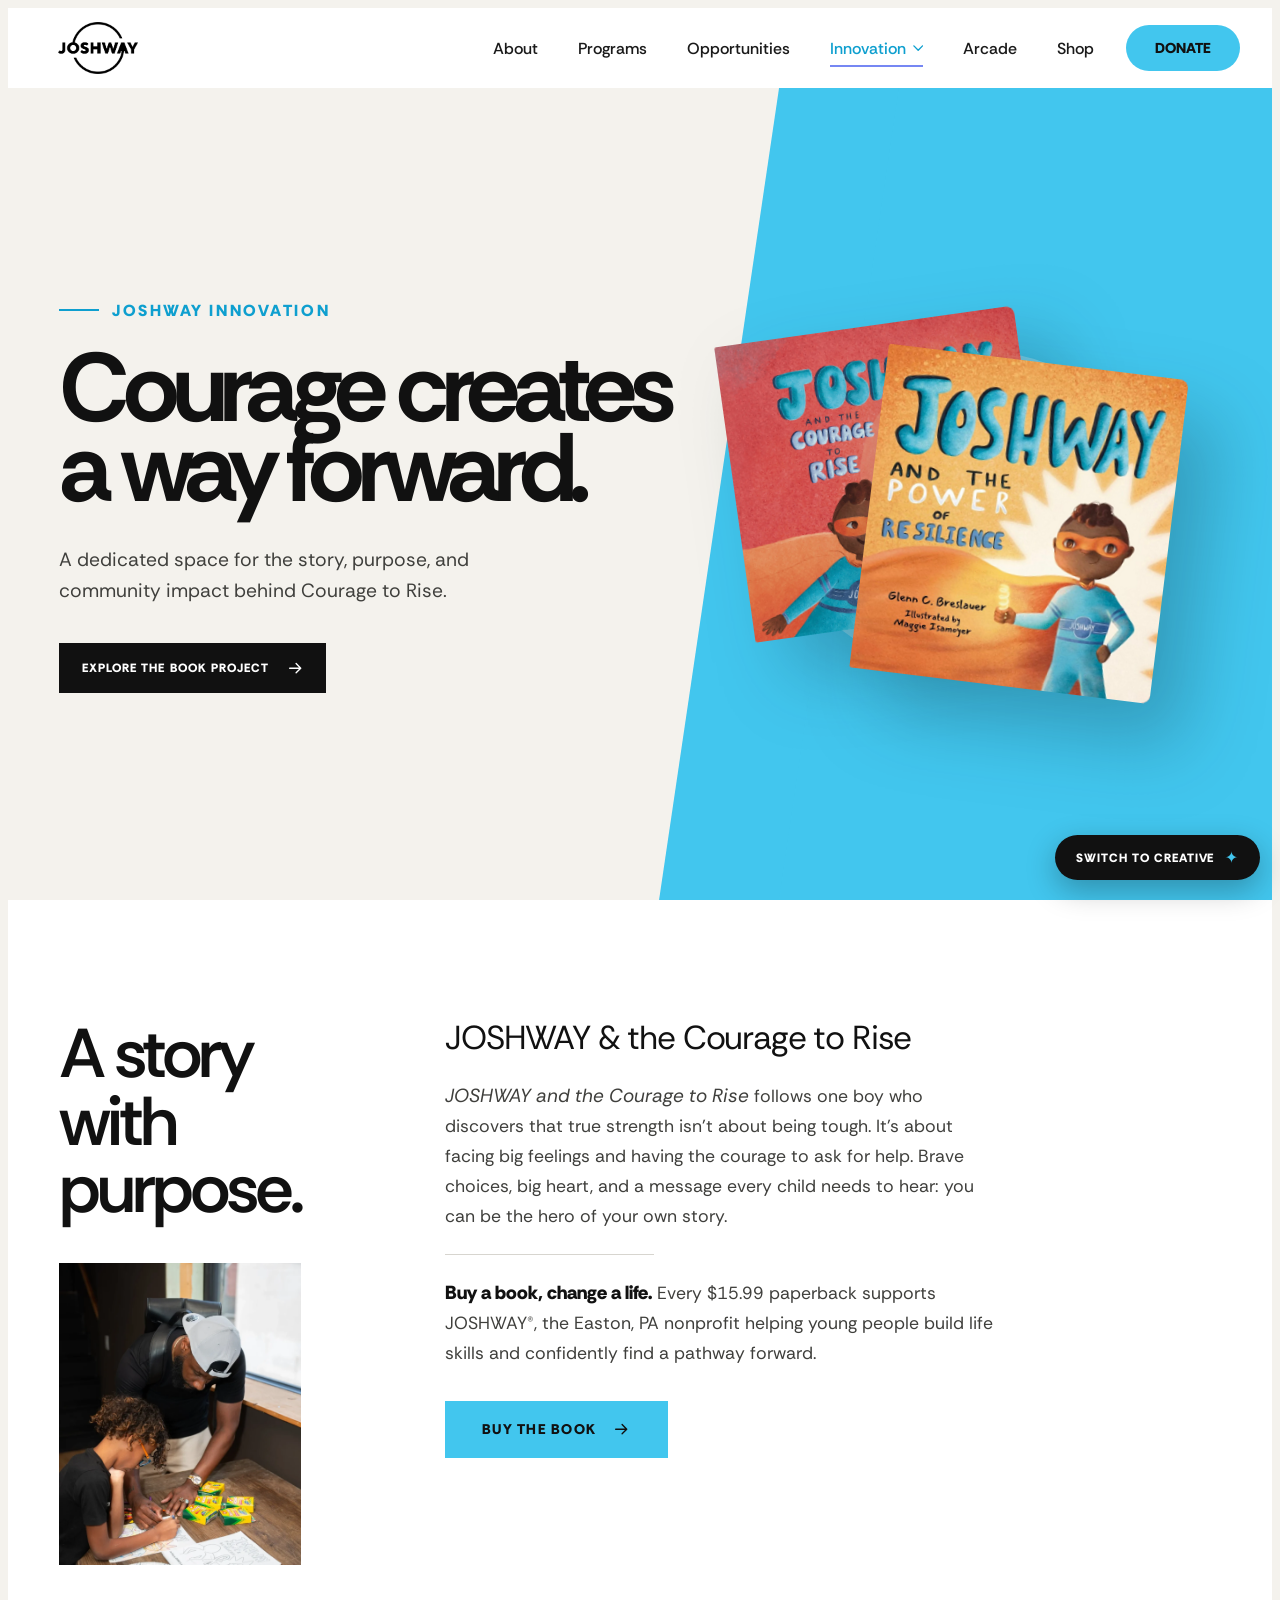
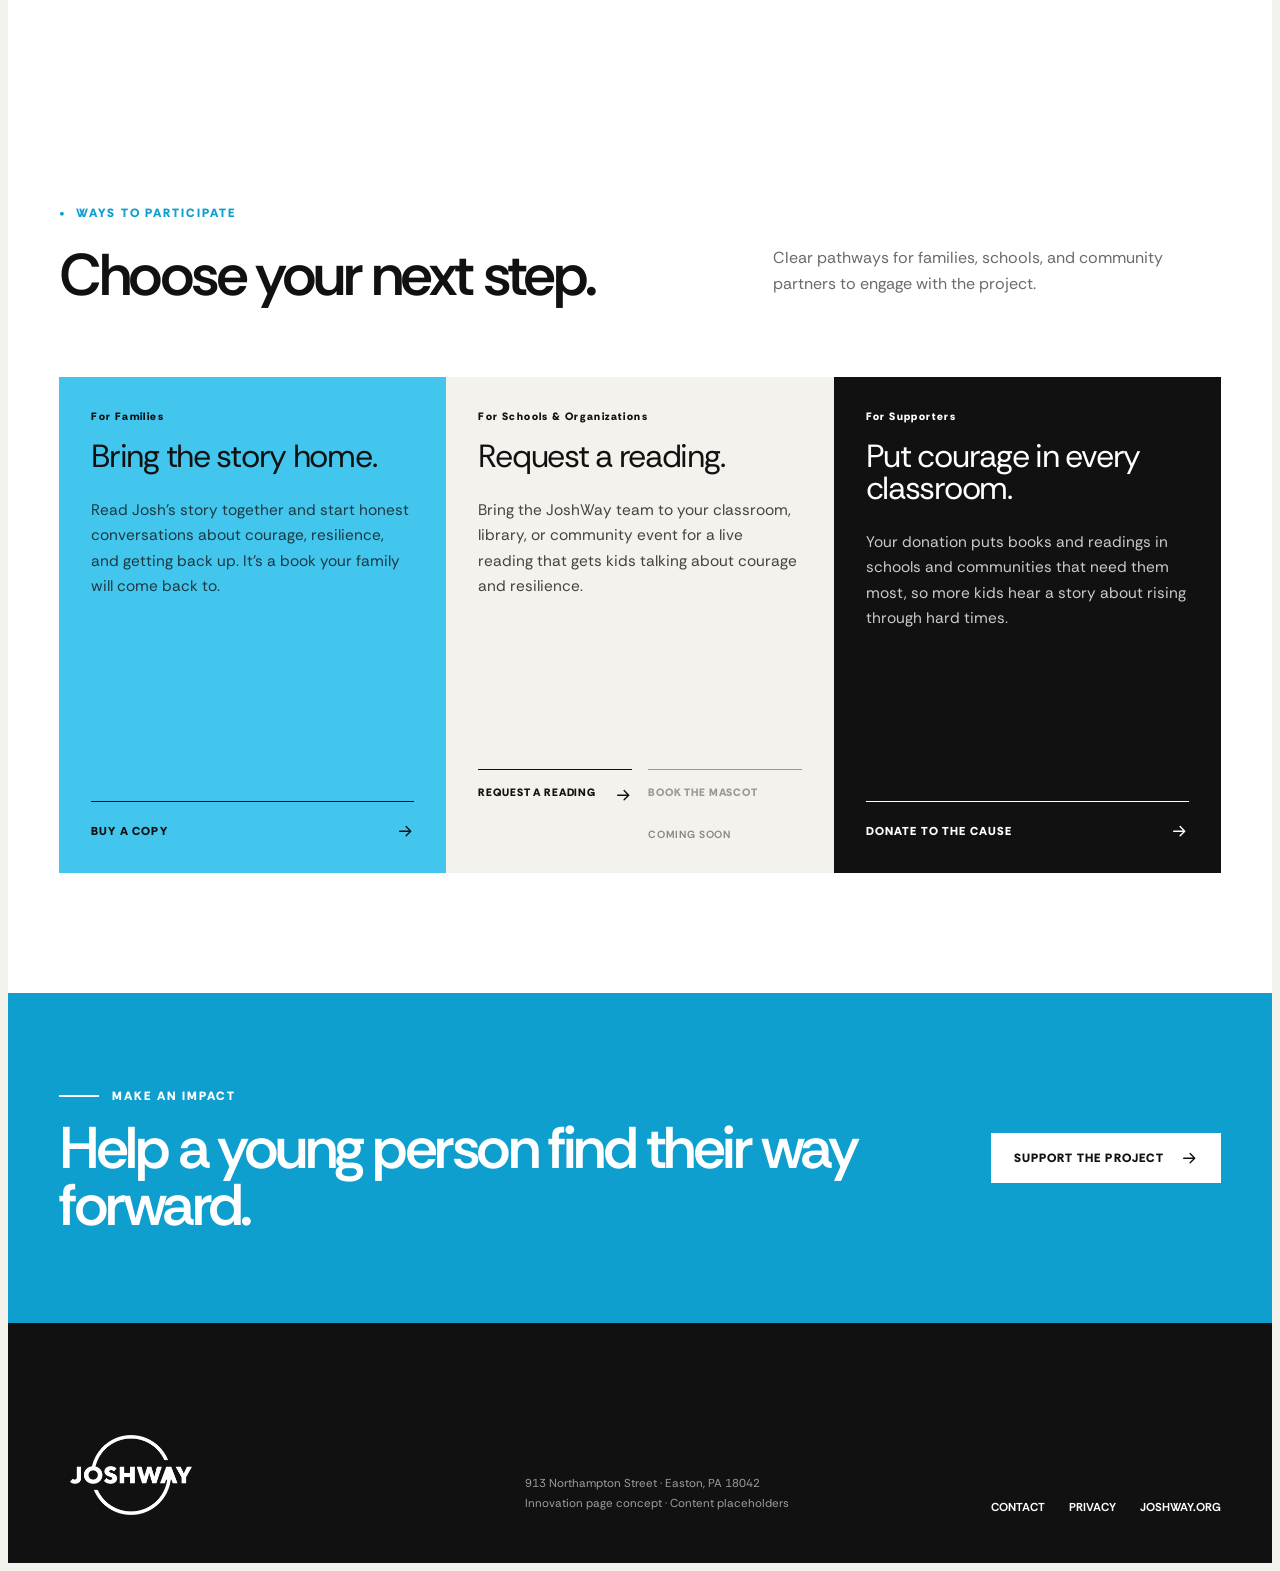
<file: index.html>
<!doctype html>
<html lang="en">
<head>
<meta charset="UTF-8">
<meta name="viewport" content="width=device-width, initial-scale=1.0">
<title>JOSHWAY Innovation</title>
<script src="guard.js"></script>
<link rel="icon" href="assets/favicon.png?v=2">
<link rel="stylesheet" href="styles.css">
<script src="script.js" defer></script>
</head>
<body data-base="">
<div class="site-shell">
<header class="site-header">
  <a class="brand" href="index.html" aria-label="JOSHWAY home"><img src="assets/joshway-logo.png" alt="JOSHWAY"></a>
  <button class="menu-toggle" type="button" aria-expanded="false" aria-controls="site-navigation"><span></span><span></span><span></span><span class="sr-only">Toggle menu</span></button>
  <nav id="site-navigation" class="site-nav" aria-label="Main navigation">
    <a href="#about">About</a><a href="#programs">Programs</a><a href="#opportunities">Opportunities</a>
    <div class="nav-dropdown">
      <button class="nav-dropdown__trigger is-active" type="button" aria-expanded="false" aria-haspopup="true">Innovation <svg aria-hidden="true" viewBox="0 0 12 8"><path d="m1 1 5 5 5-5"/></svg></button>
      <div class="nav-dropdown__menu">
        <a class="is-current" href="index.html"><span>Welcome</span><small>Meet the book project</small></a>
        <a class="" href="about-the-book-series/index.html"><span>About the Book Series</span><small>Story and purpose</small></a>
        <a class="" href="community-impact/index.html"><span>Community Impact</span><small>Voices and outcomes</small></a>
      </div>
    </div>
    <a href="#arcade">Arcade</a><a href="#shop">Shop</a>
    <a class="nav-donate" href="https://joshway.org/donate/">Donate</a>
  </nav>
</header>
<main id="top">
<section class="hero">
  <div class="hero__accent" aria-hidden="true"></div>
  <div class="hero__content">
    <div class="eyebrow hero-innovation-label">JOSHWAY INNOVATION</div>
    <h1>Courage creates<br>a way forward.</h1>
    <p class="hero__intro">A dedicated space for the story, purpose, and community impact behind Courage to Rise.</p>
    <a class="button button--dark hero-project-button" href="about-the-book-series/index.html">Explore the book project <svg aria-hidden="true" viewBox="0 0 20 20"><path d="M4 10h11M11 5l5 5-5 5"/></svg></a>
  </div>
  <div class="hero__book"><div class="book-showcase" aria-label="The JOSHWAY book series">
    <a class="book-scene book-scene--courage" href="about-the-book-series/index.html#book-series-books" aria-label="Explore JOSHWAY and the Courage to Rise"><div class="book"><img class="book__cover" src="assets/joshway-courage-to-rise-cover.png" alt="JOSHWAY and the Courage to Rise book cover"></div></a>
    <a class="book-scene book-scene--resilience" href="about-the-book-series/index.html#book-series-books" aria-label="Explore JOSHWAY and the Power of Resilience"><div class="book"><img class="book__cover" src="assets/joshway-power-of-resilience-cover.png" alt="JOSHWAY and the Power of Resilience book cover"></div></a>
  </div></div>
</section>
<section class="intro section" id="about">
  <div class="intro__heading"><h2>A story with purpose.</h2>
    <div class="book-series-image-slot"><img src="assets/joshway-book-project.png" alt="A JOSHWAY mentor helping a child create artwork at a table"></div></div>
  <div class="intro__copy">
    <h3 class="about-book-heading">JOSHWAY &amp; the Courage to Rise</h3>
    <div class="book-description">
      <p class="about-book-paragraph"><em class="about-book-title-inline">JOSHWAY and the Courage to Rise</em> follows one boy who discovers that true strength isn’t about being tough. It’s about facing big feelings and having the courage to ask for help. Brave choices, big heart, and a message every child needs to hear: you can be the hero of your own story.</p>
      <p class="about-book-paragraph"><strong class="about-book-impact-line">Buy a book, change a life.</strong> Every $15.99 paperback supports JOSHWAY®, the Easton, PA nonprofit helping young people build life skills and confidently find a pathway forward.</p>
    </div>
    <div class="intro__actions"><a class="button button--outline about-book-button" href="#buy-coming-soon">Buy the book <svg aria-hidden="true" viewBox="0 0 20 20"><path d="M4 10h11M11 5l5 5-5 5"/></svg></a></div>
  </div>
</section>
<section class="pathways section" id="support">
  <div class="section-label">WAYS TO PARTICIPATE</div>
  <div class="section-heading section-heading--wide"><h2>Choose your next step.</h2><p>Clear pathways for families, schools, and community partners to engage with the project.</p></div>
  <div class="pathway-grid">
    <article class="pathway-card pathway-card--cyan"><div><p class="pathway-card__eyebrow">For Families</p><h3>Bring the story home.</h3><p class="pathway-card__description">Read Josh’s story together and start honest conversations about courage, resilience, and getting back up. It’s a book your family will come back to.</p></div>
      <a href="#buy-coming-soon">Buy a copy <svg aria-hidden="true" viewBox="0 0 20 20"><path d="M4 10h11M11 5l5 5-5 5"/></svg></a></article>
    <article class="pathway-card pathway-card--paper"><div><p class="pathway-card__eyebrow">For Schools &amp; Organizations</p><h3>Request a reading.</h3><p class="pathway-card__description">Bring the JoshWay team to your classroom, library, or community event for a live reading that gets kids talking about courage and resilience.</p></div>
      <div class="pathway-actions"><a class="pathway-action pathway-action--primary" href="#reading">Request a reading <svg aria-hidden="true" viewBox="0 0 20 20"><path d="M4 10h11M11 5l5 5-5 5"/></svg></a>
        <div class="pathway-action-coming-soon"><span class="pathway-action pathway-action--disabled" aria-disabled="true">Book the mascot</span><small>Coming soon</small></div></div></article>
    <article class="pathway-card pathway-card--dark"><div><p class="pathway-card__eyebrow">For Supporters</p><h3>Put courage in every classroom.</h3><p class="pathway-card__description">Your donation puts books and readings in schools and communities that need them most, so more kids hear a story about rising through hard times.</p></div>
      <a href="https://joshway.org/donate/">Donate to the cause <svg aria-hidden="true" viewBox="0 0 20 20"><path d="M4 10h11M11 5l5 5-5 5"/></svg></a></article>
  </div>
</section>
<section class="closing"><div><div class="eyebrow">MAKE AN IMPACT</div><h2>Help a young person find their way forward.</h2></div>
  <a class="button button--light" href="https://joshway.org/donate/">Support the project <svg aria-hidden="true" viewBox="0 0 20 20"><path d="M4 10h11M11 5l5 5-5 5"/></svg></a></section>
</main>
<footer class="footer">
  <a class="brand brand--footer" href="#top"><img src="assets/joshway-logo.png" alt="JOSHWAY"></a>
  <div class="footer__meta"><p>913 Northampton Street · Easton, PA 18042</p><p>Innovation page concept · Content placeholders</p></div>
  <div class="footer__links"><a href="#contact">Contact</a><a href="#privacy">Privacy</a><a href="https://joshway.org/" target="_blank" rel="noreferrer">joshway.org</a></div>
</footer>
</div>
</body>
</html>
</file>
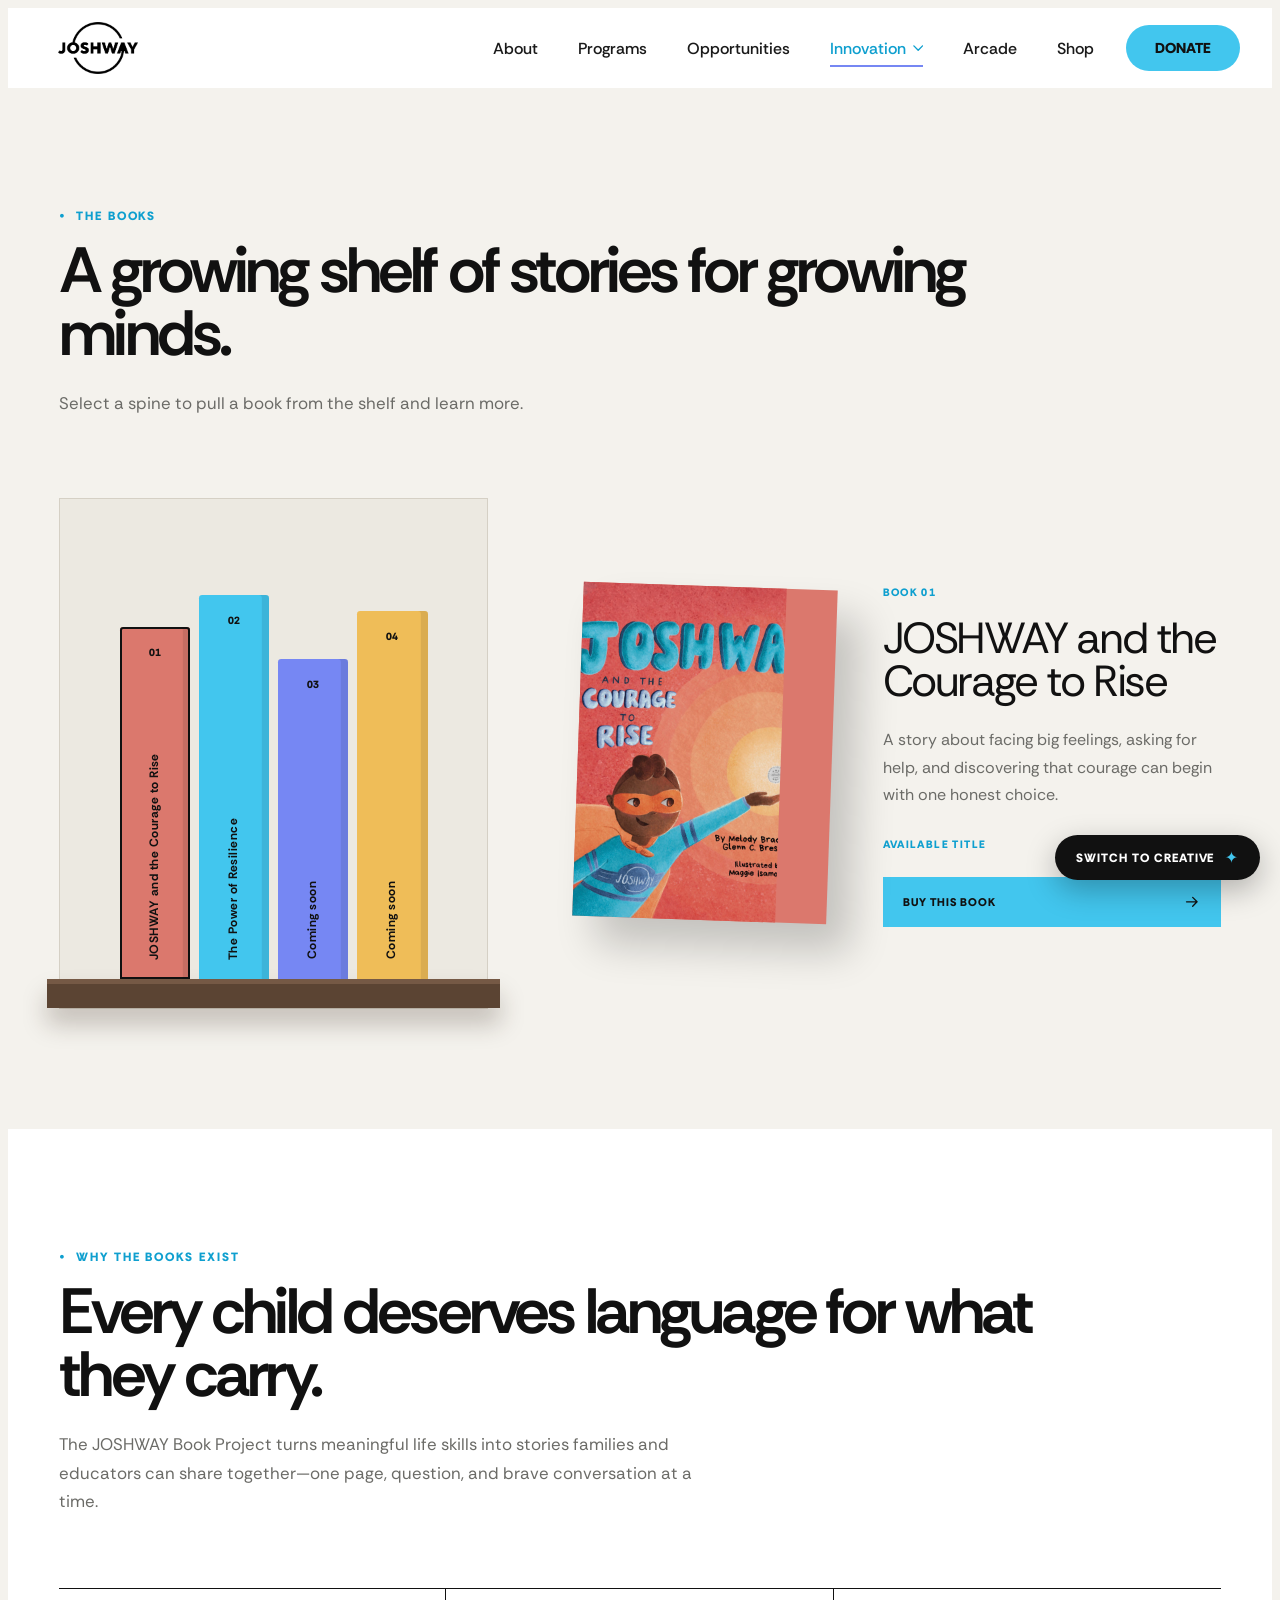
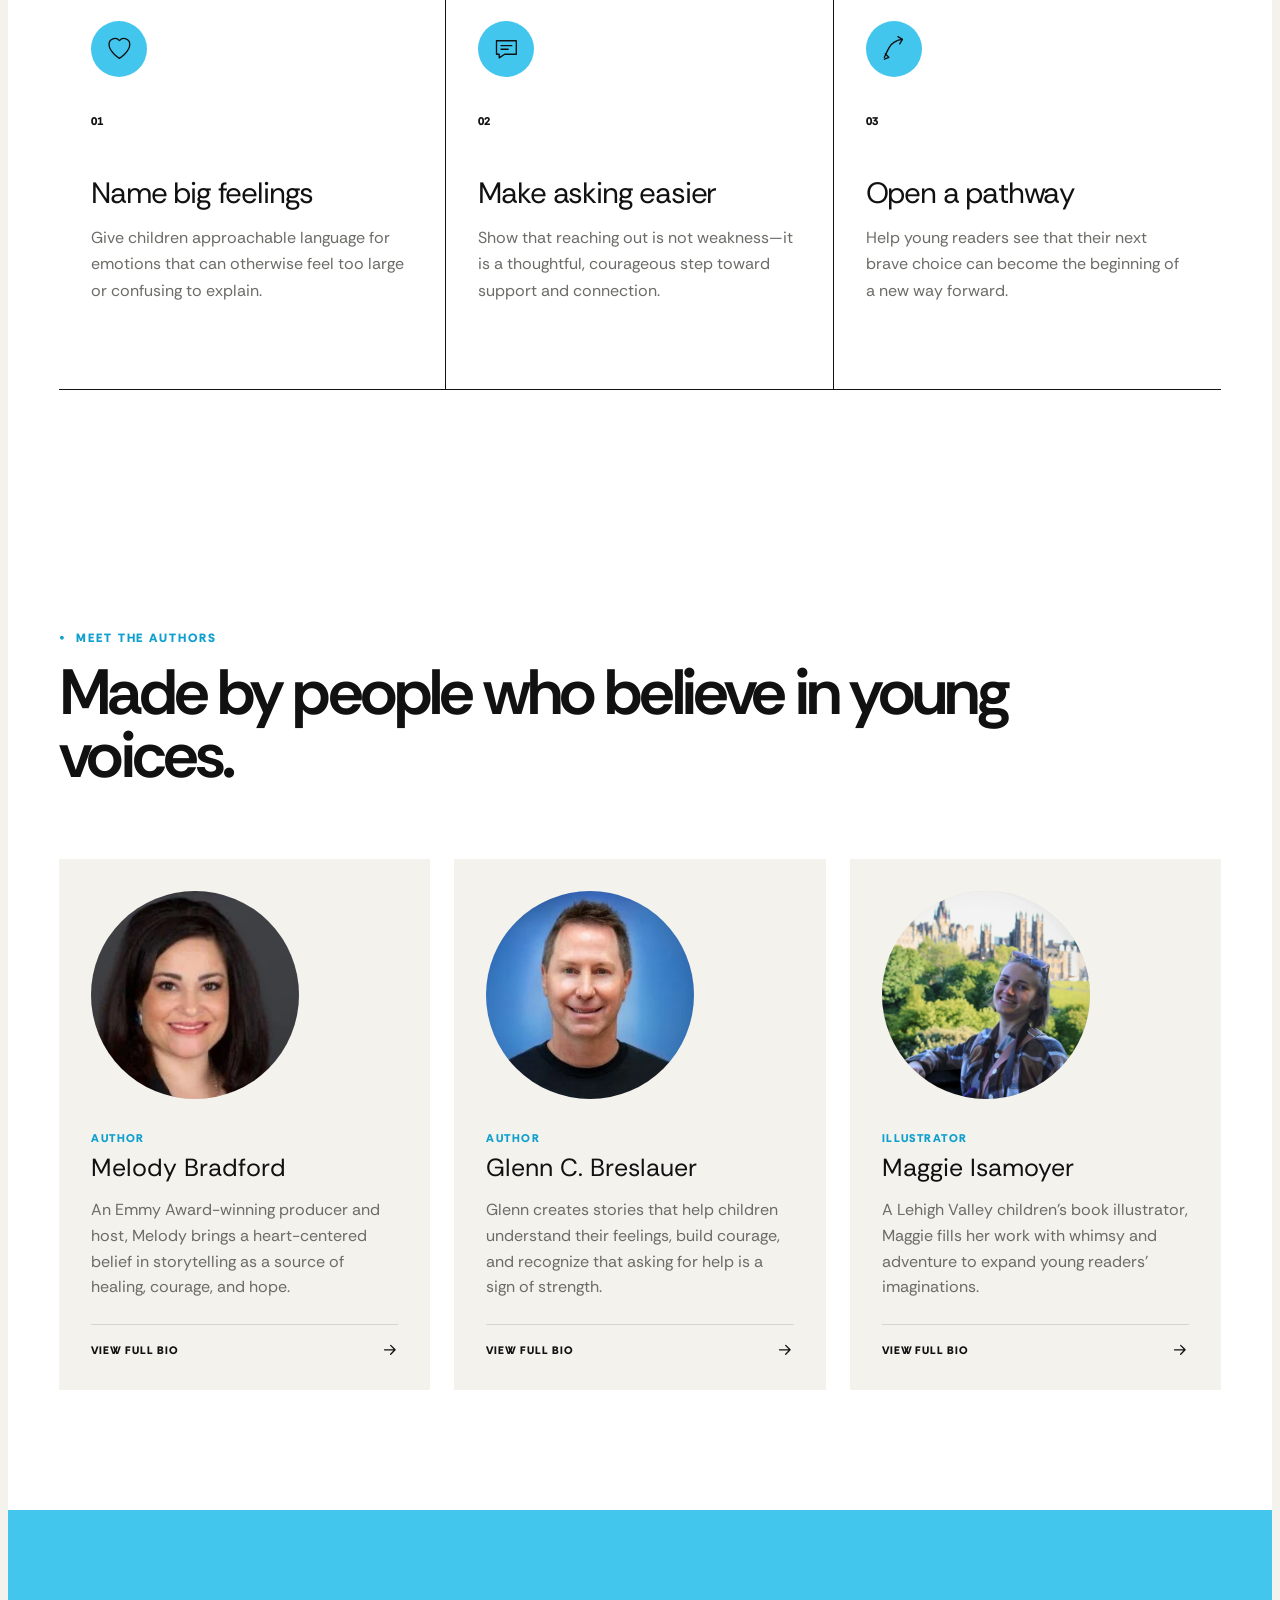
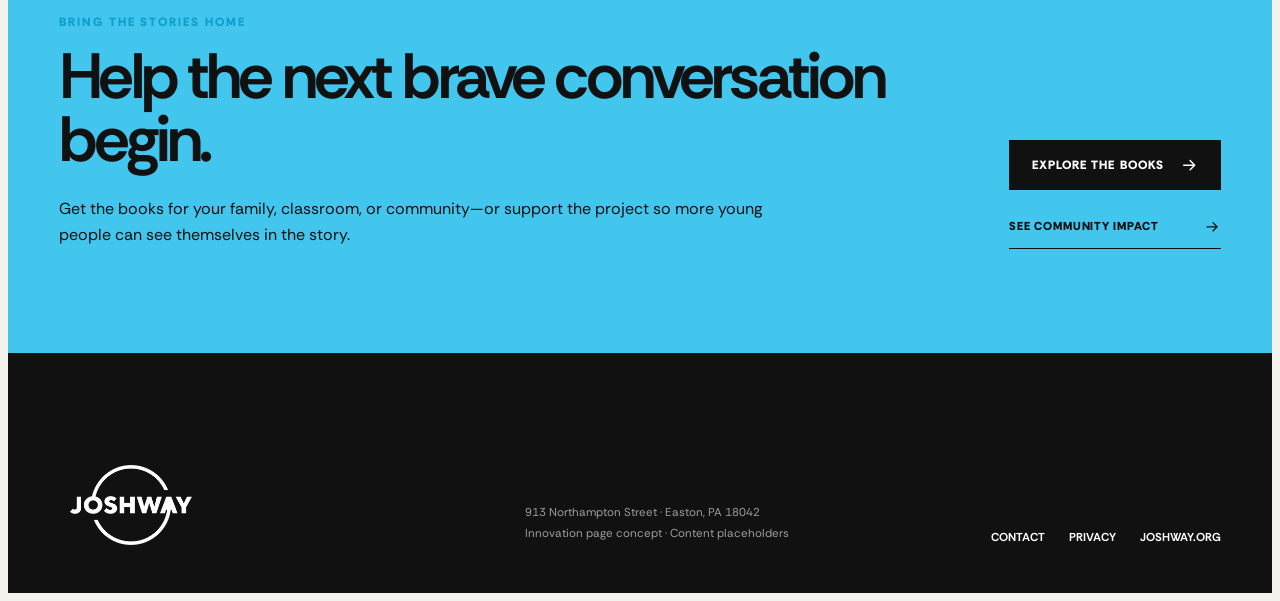
<file: about-the-book-series/index.html>
<!doctype html>
<html lang="en">
<head>
<meta charset="UTF-8">
<meta name="viewport" content="width=device-width, initial-scale=1.0">
<title>About the Book Series | JOSHWAY</title>
<script src="../guard.js"></script>
<link rel="icon" href="../assets/favicon.png?v=2">
<link rel="stylesheet" href="../styles.css">
<script src="../script.js" defer></script>
</head>
<body data-base="../">
<div class="site-shell">
<header class="site-header">
  <a class="brand" href="../index.html" aria-label="JOSHWAY home"><img src="../assets/joshway-logo.png" alt="JOSHWAY"></a>
  <button class="menu-toggle" type="button" aria-expanded="false" aria-controls="site-navigation"><span></span><span></span><span></span><span class="sr-only">Toggle menu</span></button>
  <nav id="site-navigation" class="site-nav" aria-label="Main navigation">
    <a href="#about">About</a><a href="#programs">Programs</a><a href="#opportunities">Opportunities</a>
    <div class="nav-dropdown">
      <button class="nav-dropdown__trigger is-active" type="button" aria-expanded="false" aria-haspopup="true">Innovation <svg aria-hidden="true" viewBox="0 0 12 8"><path d="m1 1 5 5 5-5"/></svg></button>
      <div class="nav-dropdown__menu">
        <a class="" href="../index.html"><span>Welcome</span><small>Meet the book project</small></a>
        <a class="is-current" href="../about-the-book-series/index.html"><span>About the Book Series</span><small>Current page</small></a>
        <a class="" href="../community-impact/index.html"><span>Community Impact</span><small>Voices and outcomes</small></a>
      </div>
    </div>
    <a href="#arcade">Arcade</a><a href="#shop">Shop</a>
    <a class="nav-donate" href="https://joshway.org/donate/">Donate</a>
  </nav>
</header>
<main class="series-page" id="top">
<section class="series-section series-library" id="book-series-books">
  <div class="series-section__heading"><div class="section-label">THE BOOKS</div><h2>A growing shelf of stories for growing minds.</h2><p>Select a spine to pull a book from the shelf and learn more.</p></div>
  <div class="bookshelf">
    <div class="bookshelf__case" aria-label="Interactive book series shelf"><div class="bookshelf__books" id="shelf"></div><div class="bookshelf__board" aria-hidden="true"></div></div>
    <article class="book-detail" id="book-detail"></article>
  </div>
</section>
<section class="series-section series-purpose">
  <div class="series-section__heading"><div class="section-label">WHY THE BOOKS EXIST</div><h2>Every child deserves language for what they carry.</h2><p>The JOSHWAY Book Project turns meaningful life skills into stories families and educators can share together—one page, question, and brave conversation at a time.</p></div>
  <div class="series-purpose__grid"><article class="series-purpose__card"><div class="series-purpose__icon"><svg aria-hidden="true" viewBox="0 0 32 32"><path d="M16 27S4.5 20.2 4.5 11.5A6.5 6.5 0 0 1 16 7.3a6.5 6.5 0 0 1 11.5 4.2C27.5 20.2 16 27 16 27Z"/></svg></div><span>01</span><h3>Name big feelings</h3><p>Give children approachable language for emotions that can otherwise feel too large or confusing to explain.</p></article><article class="series-purpose__card"><div class="series-purpose__icon"><svg aria-hidden="true" viewBox="0 0 32 32"><path d="M5 7.5h22v15H14l-6 4v-4H5v-15Z"/><path d="M10 13h12M10 17h8"/></svg></div><span>02</span><h3>Make asking easier</h3><p>Show that reaching out is not weakness—it is a thoughtful, courageous step toward support and connection.</p></article><article class="series-purpose__card"><div class="series-purpose__icon"><svg aria-hidden="true" viewBox="0 0 32 32"><path d="M6 26c4-9 6-14 11-17 3-2 6-3 9-3"/><path d="m21 3 5 3-3 5M7 22l4 4-5 2"/></svg></div><span>03</span><h3>Open a pathway</h3><p>Help young readers see that their next brave choice can become the beginning of a new way forward.</p></article></div>
</section>
<section class="series-section series-authors">
  <div class="series-section__heading"><div class="section-label">MEET THE AUTHORS</div><h2>Made by people who believe in young voices.</h2></div>
  <div class="series-authors__grid"><article class="author-card"><div class="author-card__portrait author-card__portrait--melody-bradford"><img src="../assets/melody-bradford.webp" alt="Melody Bradford, Author"></div>
<div><p>Author</p><h3>Melody Bradford</h3><span>An Emmy Award-winning producer and host, Melody brings a heart-centered belief in storytelling as a source of healing, courage, and hope.</span><a class="author-card__link" href="../authors/melody-bradford/index.html" target="_blank" rel="noreferrer">View full bio <svg aria-hidden="true" viewBox="0 0 20 20"><path d="M4 10h11M11 5l5 5-5 5"/></svg></a></div></article><article class="author-card"><div class="author-card__portrait author-card__portrait--glenn-c-breslauer"><img src="../assets/glenn-c-breslauer.webp" alt="Glenn C. Breslauer, Author"></div>
<div><p>Author</p><h3>Glenn C. Breslauer</h3><span>Glenn creates stories that help children understand their feelings, build courage, and recognize that asking for help is a sign of strength.</span><a class="author-card__link" href="../authors/glenn-c-breslauer/index.html" target="_blank" rel="noreferrer">View full bio <svg aria-hidden="true" viewBox="0 0 20 20"><path d="M4 10h11M11 5l5 5-5 5"/></svg></a></div></article><article class="author-card"><div class="author-card__portrait author-card__portrait--maggie-isamoyer"><img src="../assets/maggie-isamoyer.webp" alt="Maggie Isamoyer, Illustrator"></div>
<div><p>Illustrator</p><h3>Maggie Isamoyer</h3><span>A Lehigh Valley children’s book illustrator, Maggie fills her work with whimsy and adventure to expand young readers’ imaginations.</span><a class="author-card__link" href="../authors/maggie-isamoyer/index.html" target="_blank" rel="noreferrer">View full bio <svg aria-hidden="true" viewBox="0 0 20 20"><path d="M4 10h11M11 5l5 5-5 5"/></svg></a></div></article></div>
</section>
<section class="series-cta"><div><div class="series-kicker">BRING THE STORIES HOME</div><h2>Help the next brave conversation begin.</h2><p>Get the books for your family, classroom, or community—or support the project so more young people can see themselves in the story.</p></div>
  <div class="series-cta__actions"><a class="button button--dark" href="#book-series-books">Explore the books <svg aria-hidden="true" viewBox="0 0 20 20"><path d="M4 10h11M11 5l5 5-5 5"/></svg></a><a href="../community-impact/index.html">See community impact <svg aria-hidden="true" viewBox="0 0 20 20"><path d="M4 10h11M11 5l5 5-5 5"/></svg></a></div></section>
</main>
<footer class="footer">
  <a class="brand brand--footer" href="#top"><img src="../assets/joshway-logo.png" alt="JOSHWAY"></a>
  <div class="footer__meta"><p>913 Northampton Street · Easton, PA 18042</p><p>Innovation page concept · Content placeholders</p></div>
  <div class="footer__links"><a href="#contact">Contact</a><a href="#privacy">Privacy</a><a href="https://joshway.org/" target="_blank" rel="noreferrer">joshway.org</a></div>
</footer>
</div>
</body>
</html>
</file>
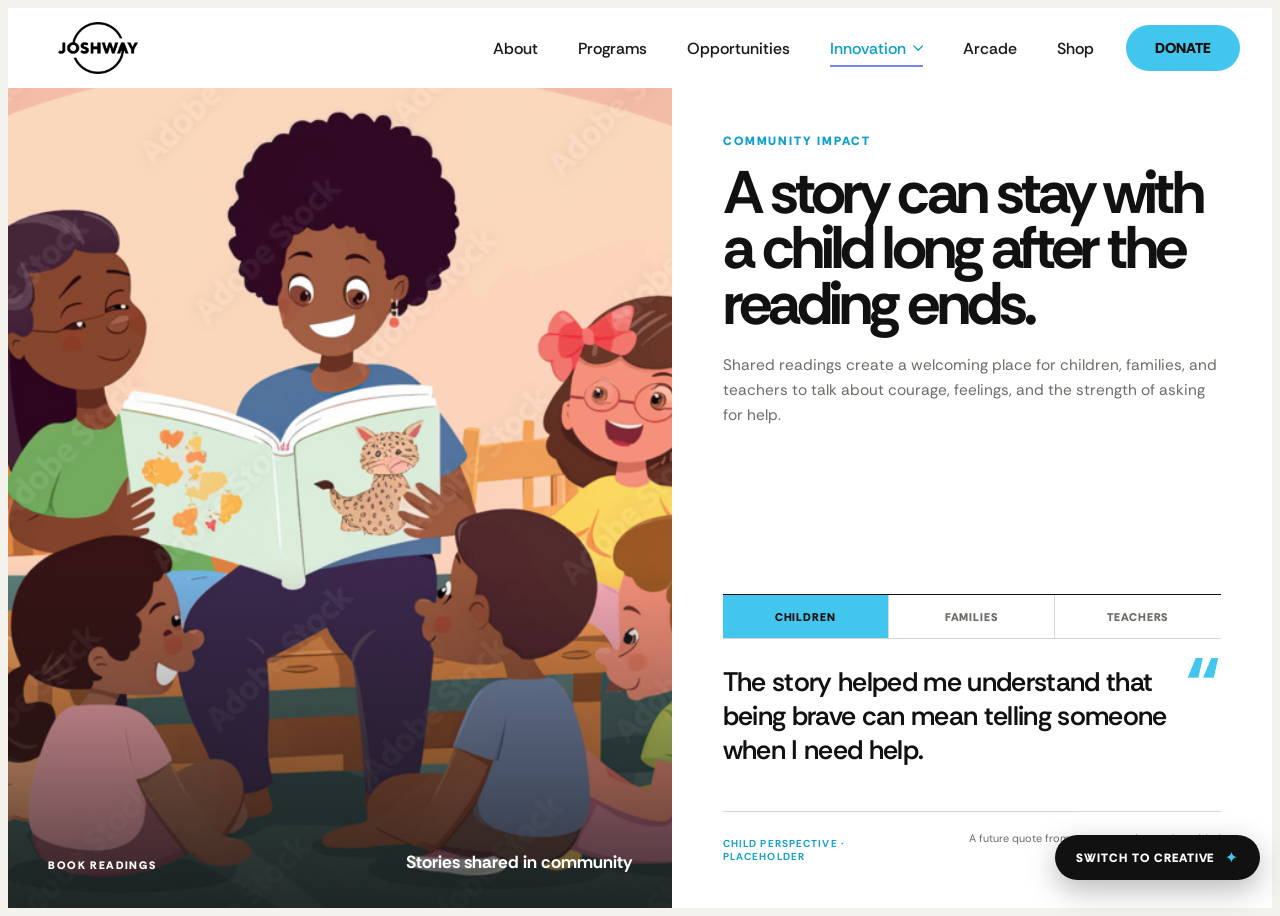
<file: community-impact/index.html>
<!doctype html>
<html lang="en">
<head>
<meta charset="UTF-8">
<meta name="viewport" content="width=device-width, initial-scale=1.0">
<title>Community Impact | JOSHWAY</title>
<script src="../guard.js"></script>
<link rel="icon" href="../assets/favicon.png?v=2">
<link rel="stylesheet" href="../styles.css">
<script src="../script.js" defer></script>
</head>
<body data-base="../">
<div class="site-shell">
<header class="site-header">
  <a class="brand" href="../index.html" aria-label="JOSHWAY home"><img src="../assets/joshway-logo.png" alt="JOSHWAY"></a>
  <button class="menu-toggle" type="button" aria-expanded="false" aria-controls="site-navigation"><span></span><span></span><span></span><span class="sr-only">Toggle menu</span></button>
  <nav id="site-navigation" class="site-nav" aria-label="Main navigation">
    <a href="#about">About</a><a href="#programs">Programs</a><a href="#opportunities">Opportunities</a>
    <div class="nav-dropdown">
      <button class="nav-dropdown__trigger is-active" type="button" aria-expanded="false" aria-haspopup="true">Innovation <svg aria-hidden="true" viewBox="0 0 12 8"><path d="m1 1 5 5 5-5"/></svg></button>
      <div class="nav-dropdown__menu">
        <a class="" href="../index.html"><span>Welcome</span><small>Meet the book project</small></a>
        <a class="" href="../about-the-book-series/index.html"><span>About the Book Series</span><small>Story and purpose</small></a>
        <a class="is-current" href="../community-impact/index.html"><span>Community Impact</span><small>Current page</small></a>
      </div>
    </div>
    <a href="#arcade">Arcade</a><a href="#shop">Shop</a>
    <a class="nav-donate" href="https://joshway.org/donate/">Donate</a>
  </nav>
</header>
<main class="impact-page" id="top">
<div class="impact-page__image"><img src="../assets/joshway-community-reading.png" alt="An educator reading a picture book with a group of children">
  <div class="impact-page__image-label"><span>BOOK READINGS</span><strong>Stories shared in community</strong></div></div>
<section class="impact-page__content">
  <div><div class="series-kicker">COMMUNITY IMPACT</div><h1>A story can stay with a child long after the reading ends.</h1>
  <p>Shared readings create a welcoming place for children, families, and teachers to talk about courage, feelings, and the strength of asking for help.</p></div>
  <div class="impact-testimonial" id="testimonials"></div>
</section>
</main>

</div>
</body>
</html>
</file>
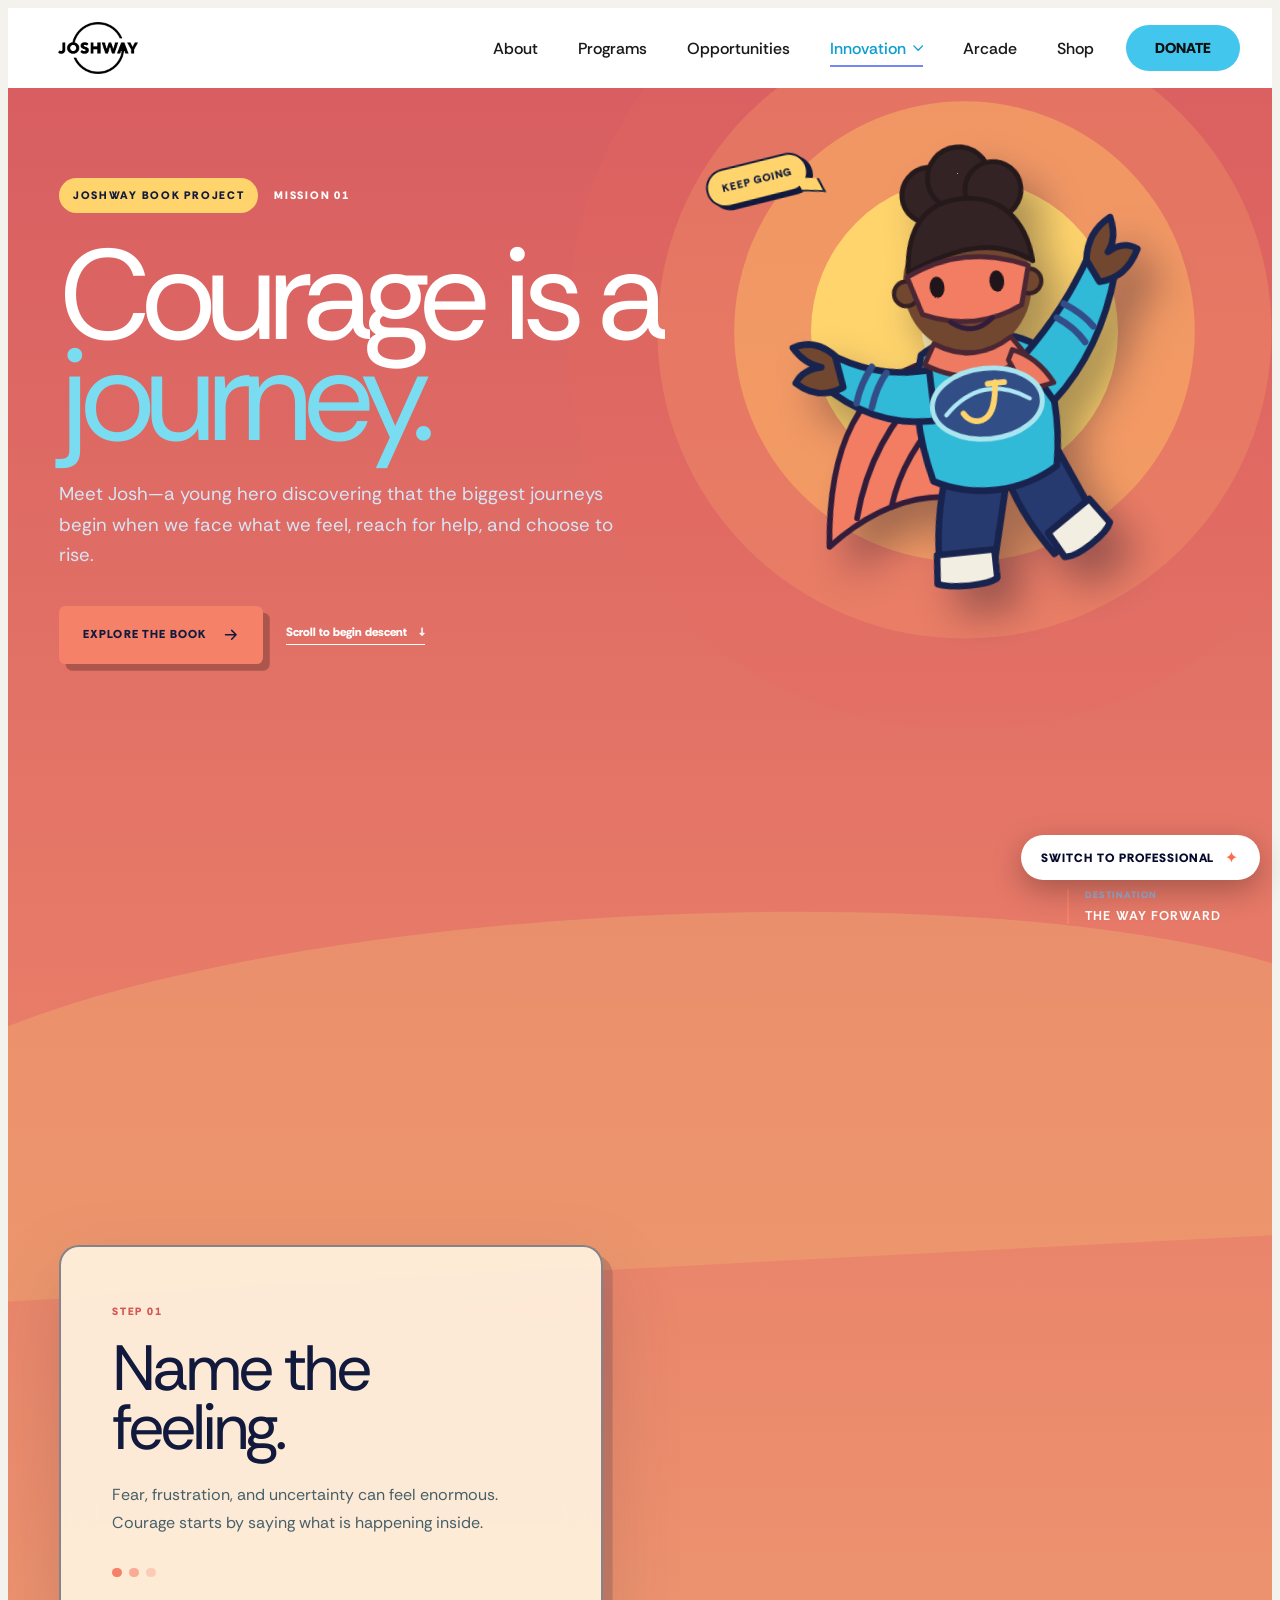
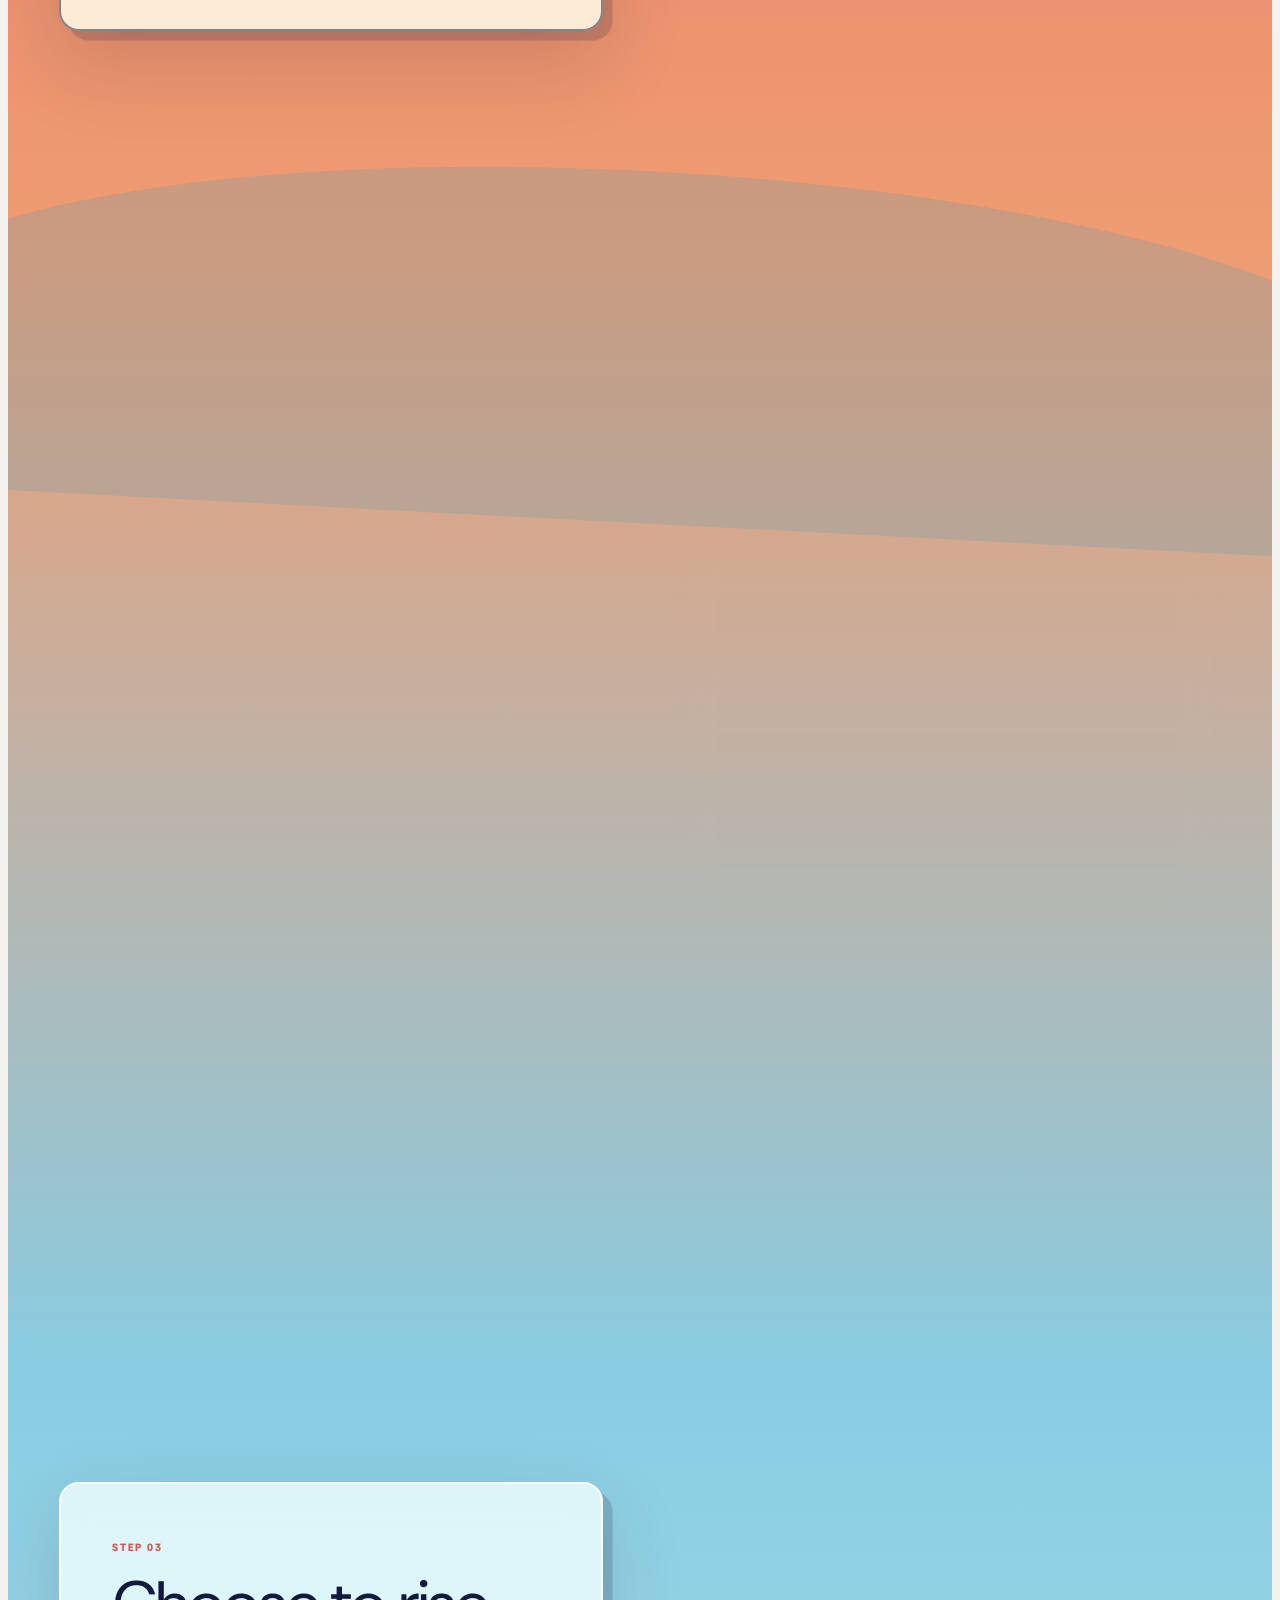
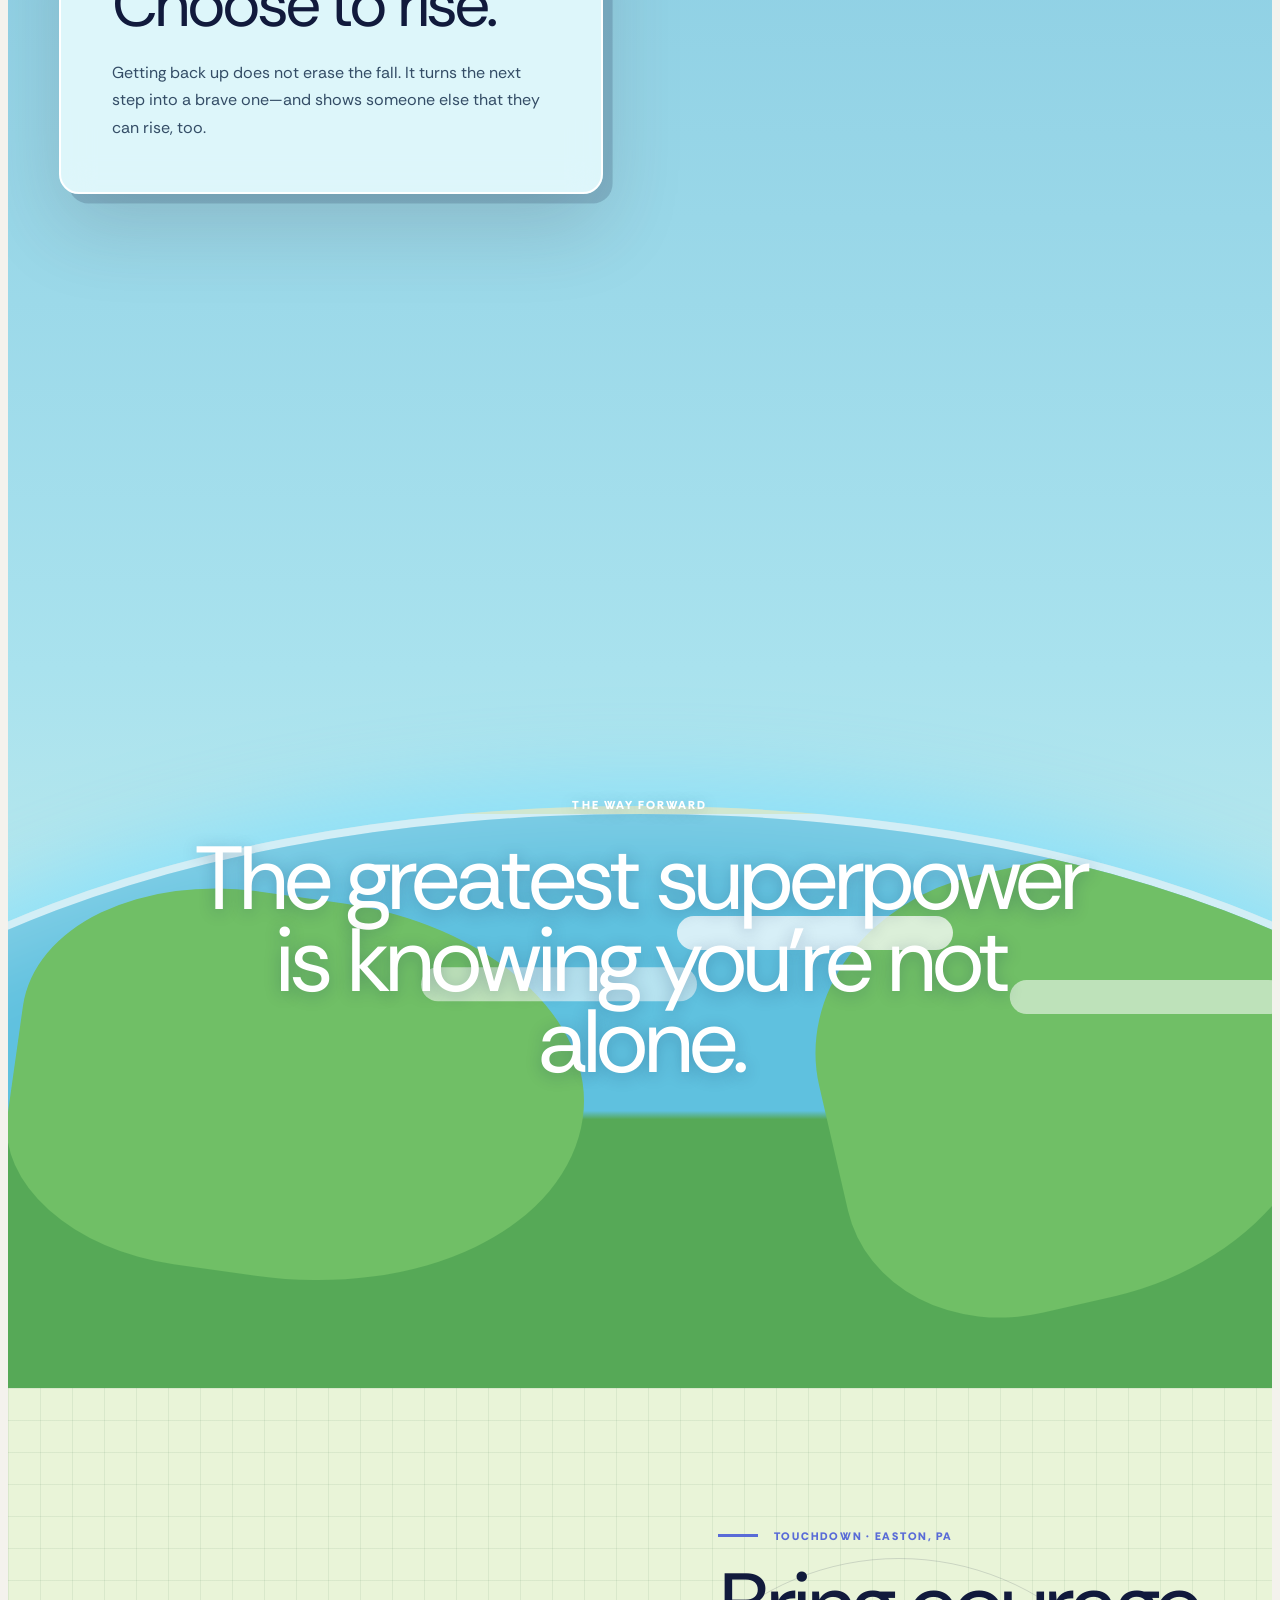
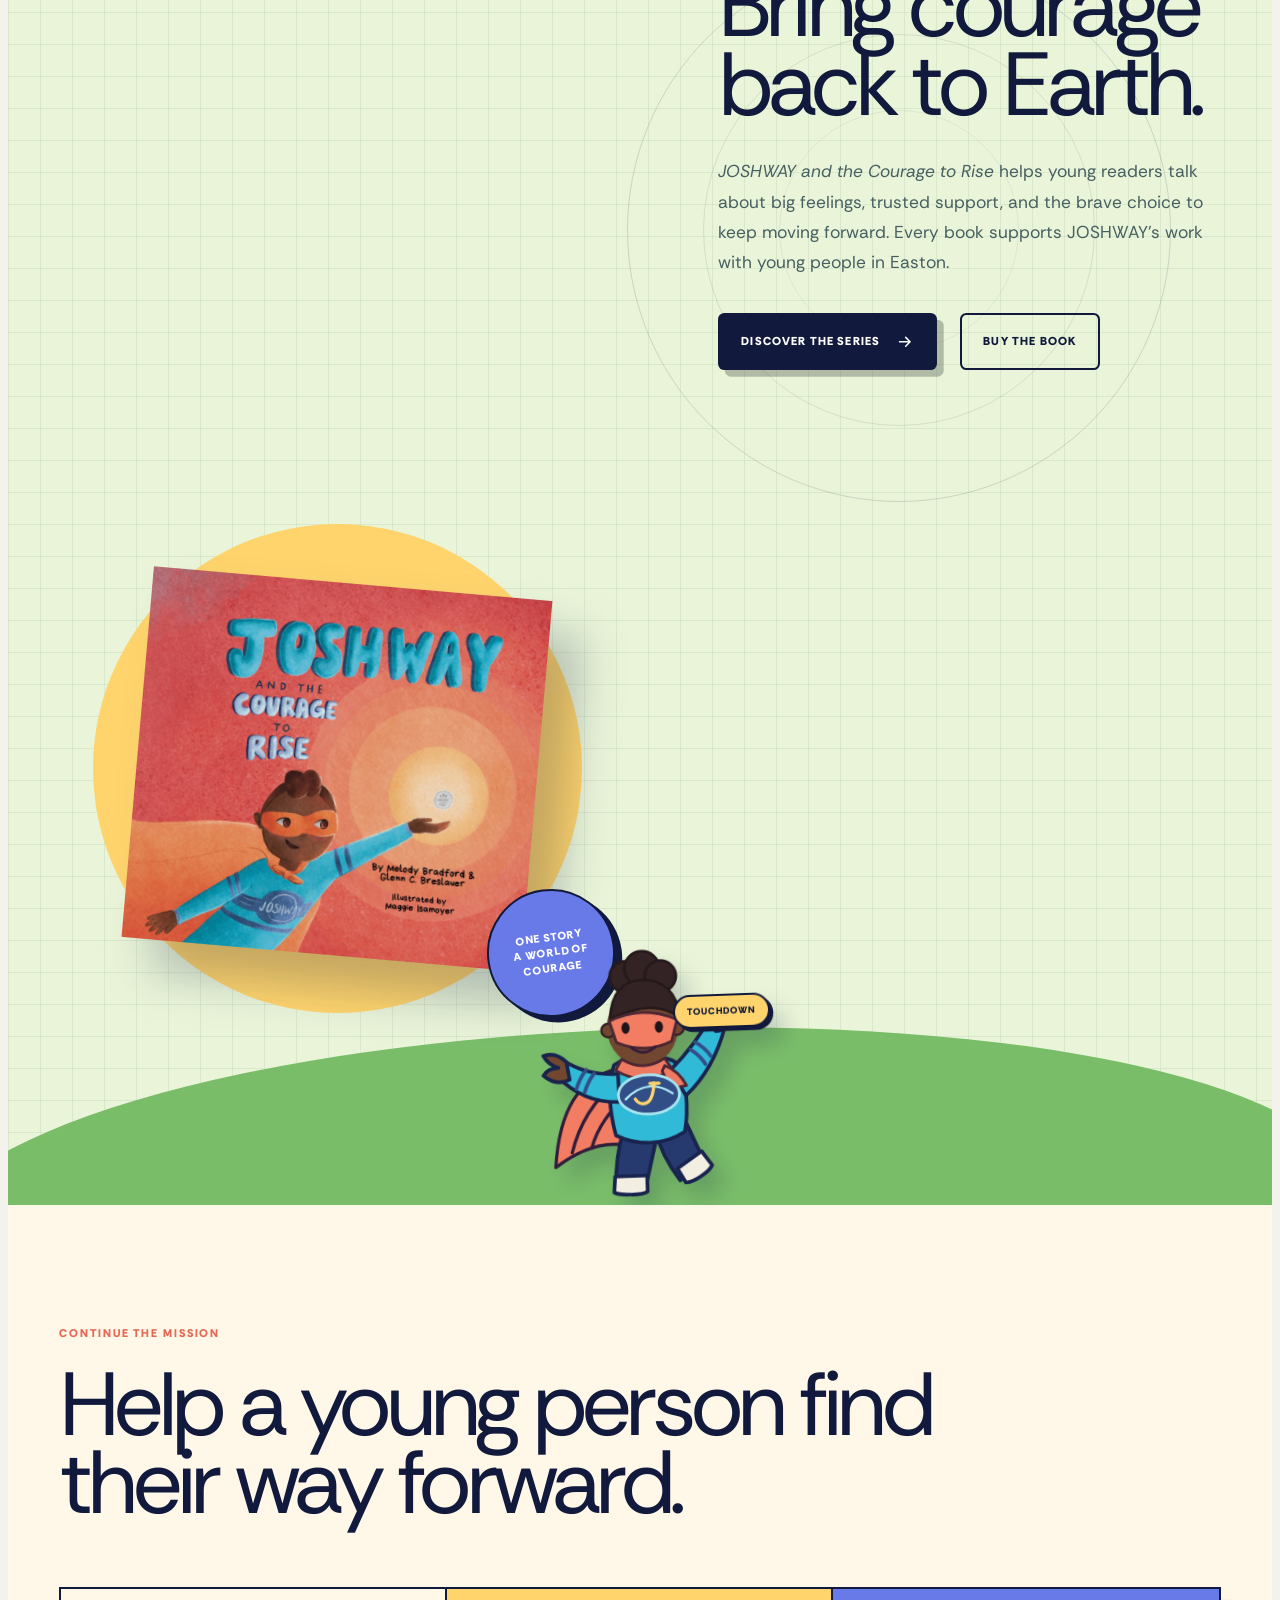
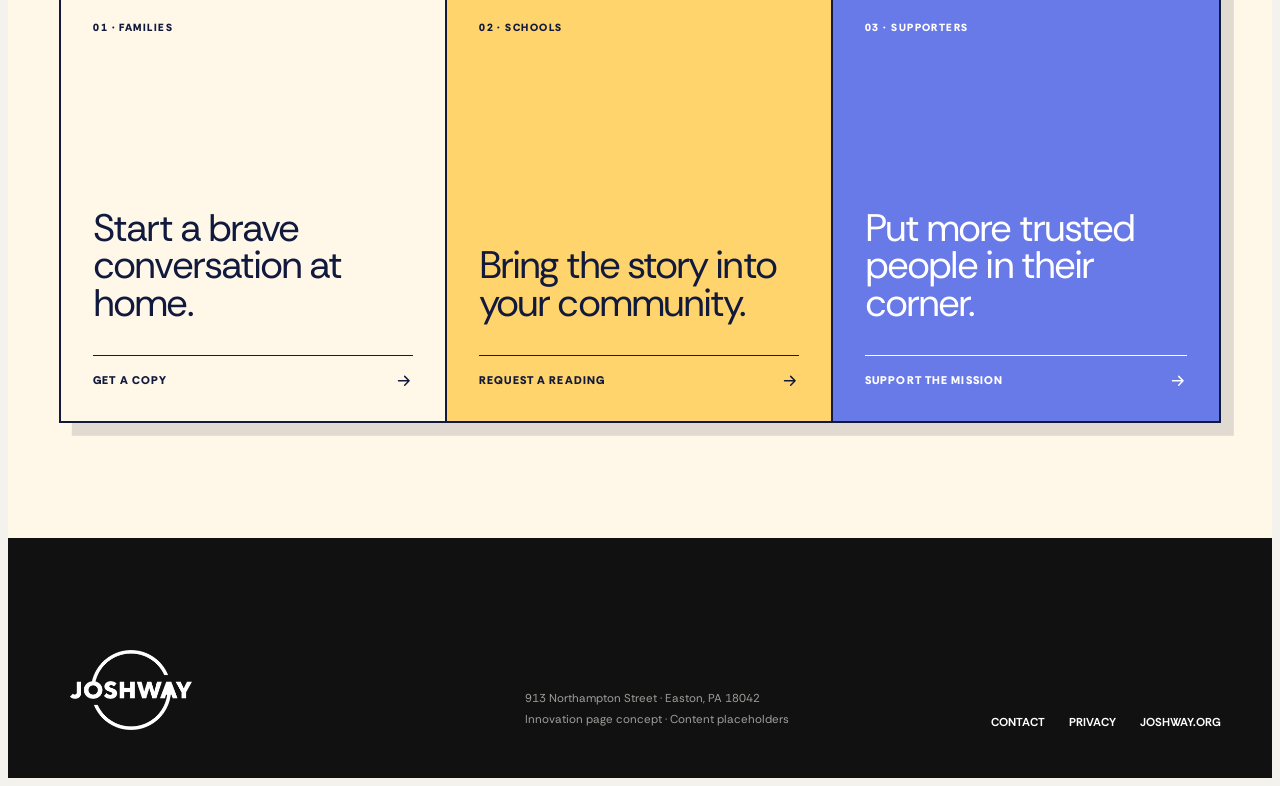
<file: creative/index.html>
<!doctype html>
<html lang="en">
<head>
<meta charset="UTF-8">
<meta name="viewport" content="width=device-width, initial-scale=1.0">
<title>JOSHWAY Innovation · Creative</title>
<link rel="icon" type="image/png" href="../assets/favicon.png?v=2">
<script src="../guard.js"></script>
<link rel="stylesheet" href="styles.css">
<script src="script.js" defer></script>
</head>
<body>
<div class="site-shell">
<header class="site-header">
  <a class="brand" href="index.html" aria-label="JOSHWAY home"><img src="../assets/joshway-logo.png" alt="JOSHWAY"></a>
  <button class="menu-toggle" type="button" aria-expanded="false" aria-controls="site-navigation"><span></span><span></span><span></span><span class="sr-only">Toggle menu</span></button>
  <nav id="site-navigation" class="site-nav" aria-label="Main navigation">
    <a href="#about">About</a><a href="#programs">Programs</a><a href="#opportunities">Opportunities</a>
    <div class="nav-dropdown">
      <button class="nav-dropdown__trigger is-active" type="button" aria-expanded="false" aria-haspopup="true">Innovation <svg aria-hidden="true" viewBox="0 0 12 8"><path d="m1 1 5 5 5-5"/></svg></button>
      <div class="nav-dropdown__menu">
        <a class="is-current" href="index.html"><span>Welcome</span><small>Meet the book project</small></a>
        <a href="about-the-book-series/index.html"><span>About the Book Series</span><small>Story and purpose</small></a>
        <a href="community-impact/index.html"><span>Community Impact</span><small>Voices and outcomes</small></a>
      </div>
    </div>
    <a href="#arcade">Arcade</a><a href="#shop">Shop</a>
    <a class="nav-donate" href="#support">Donate</a>
  </nav>
</header>
<main class="cosmic-landing" id="top">
      <section class="space-flight">
        <div class="space-flight__backdrop" aria-hidden="true">
          <div class="story-sun">
            <span></span>
          </div>
          <div class="story-horizon story-horizon--one"></div>
          <div class="story-horizon story-horizon--two"></div>
          <div class="space-earth">
            <span class="space-earth__land space-earth__land--one"></span>
            <span class="space-earth__land space-earth__land--two"></span>
            <span class="space-earth__cloud"></span>
          </div>
        </div>

        <div
          class="astronaut-josh"
          aria-hidden="false"
          data-selected-josh-weave
        >
          <style>
            [data-selected-josh-weave] {
              --josh-right-edge: 12vw;
              --josh-left-edge: calc(100vw - clamp(15rem, 27vw, 27rem) - 4vw);
              --josh-center: 36vw;
              --josh-stop-y: 24vh;
              animation: selected-josh-weave linear both;
              animation-timeline: scroll(root block);
              animation-range: 0% 72%;
              transform: translate3d(0, var(--flight-y), 0)
                rotate(var(--flight-rotate)) scale(var(--flight-scale));
            }

            @keyframes selected-josh-weave {
              0%, 20% {
                right: var(--josh-right-edge);
                z-index: 8;
                transform: translate3d(0, var(--flight-y), 0)
                  rotate(var(--flight-rotate)) scale(var(--flight-scale));
              }
              48%, 58% {
                right: var(--josh-left-edge);
                z-index: 8;
                transform: translate3d(0, var(--flight-y), 0)
                  rotate(var(--flight-rotate)) scale(var(--flight-scale));
              }
              76% {
                right: var(--josh-right-edge);
                z-index: 8;
                transform: translate3d(0, var(--flight-y), 0)
                  rotate(var(--flight-rotate)) scale(var(--flight-scale));
              }
              84%, 100% {
                right: var(--josh-center);
                z-index: 0;
                transform: translate3d(0, var(--josh-stop-y), 0)
                  rotate(0deg) scale(0.75);
              }
            }

            @media (max-width: 600px) {
              [data-selected-josh-weave] {
                --josh-right-edge: -1.5rem;
                --josh-left-edge: calc(100vw - 14rem);
                --josh-center: calc(50vw - 6.5rem);
                --josh-stop-y: 8vh;
              }
            }
          </style>
          <svg
      class="astronaut-josh__svg"
      viewBox="0 0 420 560"
      role="img"
      aria-label="Josh flying in his blue superhero outfit and orange cape"
    >
      <path
        class="astronaut-josh__cape"
        d="M178 279C93 294 47 369 36 490c62-45 123-57 181-38l41-126-80-47Z"
      />
      <path
        class="astronaut-josh__cape-fold"
        d="M176 306c-54 41-86 92-103 153M198 337c-43 34-69 72-82 113"
      />
      <path
        class="astronaut-josh__leg"
        d="M188 410c-14 41-22 83-21 126h65l30-117-74-9Z"
      />
      <path
        class="astronaut-josh__leg"
        d="M255 412c9 42 27 80 52 115l55-37-40-94-67 16Z"
      />
      <path
        class="astronaut-josh__boot"
        d="M165 514h70v35c-12 8-58 7-73 0l3-35Z"
      />
      <path
        class="astronaut-josh__boot"
        d="m302 501 54-36 22 31c-5 13-42 38-59 36l-17-31Z"
      />
      <path
        class="astronaut-josh__body"
        d="M171 270c37-24 102-25 140 2 16 42 21 92 10 149-45 27-103 29-151 3-14-57-14-108 1-154Z"
      />
      <path
        class="astronaut-josh__arm"
        d="M294 285c38-35 70-75 95-119 17 4 26 13 27 29-18 61-48 110-90 147l-32-57Z"
      />
      <path
        class="astronaut-josh__suit-stripe"
        d="M340 242c13 9 24 20 31 33M350 226c14 9 25 19 33 31"
      />
      <path
        class="astronaut-josh__hand"
        d="M383 176c3-24 15-39 34-49 4 17 2 31-7 42 14-8 26-8 36 0-11 22-28 34-50 35l-13-28Z"
      />
      <path
        class="astronaut-josh__arm"
        d="M179 289c-43 3-83-8-121-34-13 9-18 21-13 35 38 41 83 62 135 61l-1-62Z"
      />
      <path
        class="astronaut-josh__suit-stripe"
        d="M105 327c5-15 12-29 22-40M87 320c5-16 13-30 23-42"
      />
      <path
        class="astronaut-josh__hand"
        d="M67 260c-15-16-32-21-50-15 8 14 19 23 32 27-15 0-26 5-33 16 17 16 36 20 57 11l-6-39Z"
      />
      <circle class="astronaut-josh__bun" cx="202" cy="78" r="34" />
      <circle class="astronaut-josh__bun" cx="239" cy="61" r="38" />
      <circle class="astronaut-josh__bun" cx="279" cy="79" r="34" />
      <ellipse
        class="astronaut-josh__face"
        cx="236"
        cy="190"
        rx="78"
        ry="84"
      />
      <circle class="astronaut-josh__ear" cx="161" cy="194" r="15" />
      <circle class="astronaut-josh__ear" cx="311" cy="194" r="15" />
      <path
        class="astronaut-josh__hair"
        d="M166 169c4-58 32-83 73-83 46 0 76 31 79 84-35-26-76-33-152-1Z"
      />
      <path
        class="astronaut-josh__mask"
        d="M164 174c49-23 99-22 148 1l-13 47c-39 18-80 18-121-1l-14-47Z"
      />
      <ellipse
        class="astronaut-josh__eye"
        cx="199"
        cy="190"
        rx="9"
        ry="13"
      />
      <ellipse
        class="astronaut-josh__eye"
        cx="272"
        cy="190"
        rx="9"
        ry="13"
      />
      <path class="astronaut-josh__smile" d="M211 234c17 14 34 14 51 0" />
      <path
        class="astronaut-josh__scarf"
        d="M188 258c30 20 62 21 94 1l16 24c-38 26-82 26-124-1l14-24Z"
      />
      <path
        class="astronaut-josh__scarf-tail"
        d="M282 275c20 8 35 23 46 45l-35 6-17-39 6-12Z"
      />
      <ellipse
        class="astronaut-josh__badge"
        cx="245"
        cy="337"
        rx="67"
        ry="43"
      />
      <path
        class="astronaut-josh__badge-path"
        d="M194 346c31-31 67-35 103-10"
      />
      <path
        class="astronaut-josh__badge-star"
        d="M257 312c-2 23-6 38-17 43-10 5-20 0-25-9M248 313h20"
      />
    </svg>
          <span class="astronaut-josh__callout">Keep going</span>
        </div>

        <section class="space-scene space-scene--launch">
          <div class="space-scene__copy">
            <div class="space-eyebrow">
              <span>JOSHWAY BOOK PROJECT</span> MISSION 01
            </div>
            <h1>
              Courage is a <em>journey.</em>
            </h1>
            <p>
              Meet Josh—a young hero discovering that the biggest journeys begin
              when we face what we feel, reach for help, and choose to rise.
            </p>
            <div class="space-scene__actions">
              <a
                class="space-button space-button--coral"
                href="about-the-book-series/index.html"
              >
                Explore the book <svg aria-hidden="true" viewBox="0 0 20 20">
      <path d="M4 10h11M11 5l5 5-5 5" />
    </svg>
              </a>
              <a class="space-scroll-cue" href="#begin-descent">
                Scroll to begin descent <span>↓</span>
              </a>
            </div>
          </div>
          <div class="space-scene__mission-tag" aria-hidden="true">
            <span>DESTINATION</span>
            <strong>THE WAY FORWARD</strong>
          </div>
        </section>

        <section class="space-scene space-scene--feel" id="begin-descent">
          <article class="orbit-card orbit-card--left">
            <span>STEP 01</span>
            <h2>Name the feeling.</h2>
            <p>
              Fear, frustration, and uncertainty can feel enormous. Courage
              starts by saying what is happening inside.
            </p>
            <div class="orbit-card__signal" aria-hidden="true">
              <i></i>
              <i></i>
              <i></i>
            </div>
          </article>
        </section>

        <section class="space-scene space-scene--help">
          <article class="orbit-card orbit-card--right">
            <span>STEP 02</span>
            <h2>Ask for help.</h2>
            <p>
              Even superheroes need a team. Reaching toward a coach, parent,
              teacher, or friend is strength in action.
            </p>
            <blockquote>“I don’t have to carry this alone.”</blockquote>
          </article>
        </section>

        <section class="space-scene space-scene--rise">
          <style>
            @keyframes selected-josh-weave {
              0%, 20% {
                right: var(--josh-right-edge);
                z-index: 8;
                transform: translate3d(0, var(--flight-y), 0)
                  rotate(var(--flight-rotate)) scale(var(--flight-scale));
              }
              28%, 36% {
                right: var(--josh-left-edge);
                z-index: 8;
                transform: translate3d(0, var(--flight-y), 0)
                  rotate(var(--flight-rotate)) scale(var(--flight-scale));
              }
              44%, 76% {
                right: var(--josh-right-edge);
                z-index: 8;
                transform: translate3d(0, var(--flight-y), 0)
                  rotate(var(--flight-rotate)) scale(var(--flight-scale));
              }
              84%, 100% {
                right: var(--josh-center);
                z-index: 0;
                transform: translate3d(0, var(--josh-stop-y), 0)
                  rotate(0deg) scale(0.75);
              }
            }
          </style>
          <article class="orbit-card orbit-card--left orbit-card--bright">
            <span>STEP 03</span>
            <h2>Choose to rise.</h2>
            <p>
              Getting back up does not erase the fall. It turns the next step
              into a brave one—and shows someone else that they can rise, too.
            </p>
          </article>
        </section>

        <section class="space-scene space-scene--reentry">
          <div
            class="reentry-message"
          >
            <span>THE WAY FORWARD</span>
            <h2>The greatest superpower is knowing you’re not alone.</h2>
          </div>
        </section>
      </section>

      <section class="earth-landing">
        <div class="earth-landing__josh" aria-hidden="true">
          <svg
      class="astronaut-josh__svg"
      viewBox="0 0 420 560"
      role="img"
      aria-label="Josh flying in his blue superhero outfit and orange cape"
    >
      <path
        class="astronaut-josh__cape"
        d="M178 279C93 294 47 369 36 490c62-45 123-57 181-38l41-126-80-47Z"
      />
      <path
        class="astronaut-josh__cape-fold"
        d="M176 306c-54 41-86 92-103 153M198 337c-43 34-69 72-82 113"
      />
      <path
        class="astronaut-josh__leg"
        d="M188 410c-14 41-22 83-21 126h65l30-117-74-9Z"
      />
      <path
        class="astronaut-josh__leg"
        d="M255 412c9 42 27 80 52 115l55-37-40-94-67 16Z"
      />
      <path
        class="astronaut-josh__boot"
        d="M165 514h70v35c-12 8-58 7-73 0l3-35Z"
      />
      <path
        class="astronaut-josh__boot"
        d="m302 501 54-36 22 31c-5 13-42 38-59 36l-17-31Z"
      />
      <path
        class="astronaut-josh__body"
        d="M171 270c37-24 102-25 140 2 16 42 21 92 10 149-45 27-103 29-151 3-14-57-14-108 1-154Z"
      />
      <path
        class="astronaut-josh__arm"
        d="M294 285c38-35 70-75 95-119 17 4 26 13 27 29-18 61-48 110-90 147l-32-57Z"
      />
      <path
        class="astronaut-josh__suit-stripe"
        d="M340 242c13 9 24 20 31 33M350 226c14 9 25 19 33 31"
      />
      <path
        class="astronaut-josh__hand"
        d="M383 176c3-24 15-39 34-49 4 17 2 31-7 42 14-8 26-8 36 0-11 22-28 34-50 35l-13-28Z"
      />
      <path
        class="astronaut-josh__arm"
        d="M179 289c-43 3-83-8-121-34-13 9-18 21-13 35 38 41 83 62 135 61l-1-62Z"
      />
      <path
        class="astronaut-josh__suit-stripe"
        d="M105 327c5-15 12-29 22-40M87 320c5-16 13-30 23-42"
      />
      <path
        class="astronaut-josh__hand"
        d="M67 260c-15-16-32-21-50-15 8 14 19 23 32 27-15 0-26 5-33 16 17 16 36 20 57 11l-6-39Z"
      />
      <circle class="astronaut-josh__bun" cx="202" cy="78" r="34" />
      <circle class="astronaut-josh__bun" cx="239" cy="61" r="38" />
      <circle class="astronaut-josh__bun" cx="279" cy="79" r="34" />
      <ellipse
        class="astronaut-josh__face"
        cx="236"
        cy="190"
        rx="78"
        ry="84"
      />
      <circle class="astronaut-josh__ear" cx="161" cy="194" r="15" />
      <circle class="astronaut-josh__ear" cx="311" cy="194" r="15" />
      <path
        class="astronaut-josh__hair"
        d="M166 169c4-58 32-83 73-83 46 0 76 31 79 84-35-26-76-33-152-1Z"
      />
      <path
        class="astronaut-josh__mask"
        d="M164 174c49-23 99-22 148 1l-13 47c-39 18-80 18-121-1l-14-47Z"
      />
      <ellipse
        class="astronaut-josh__eye"
        cx="199"
        cy="190"
        rx="9"
        ry="13"
      />
      <ellipse
        class="astronaut-josh__eye"
        cx="272"
        cy="190"
        rx="9"
        ry="13"
      />
      <path class="astronaut-josh__smile" d="M211 234c17 14 34 14 51 0" />
      <path
        class="astronaut-josh__scarf"
        d="M188 258c30 20 62 21 94 1l16 24c-38 26-82 26-124-1l14-24Z"
      />
      <path
        class="astronaut-josh__scarf-tail"
        d="M282 275c20 8 35 23 46 45l-35 6-17-39 6-12Z"
      />
      <ellipse
        class="astronaut-josh__badge"
        cx="245"
        cy="337"
        rx="67"
        ry="43"
      />
      <path
        class="astronaut-josh__badge-path"
        d="M194 346c31-31 67-35 103-10"
      />
      <path
        class="astronaut-josh__badge-star"
        d="M257 312c-2 23-6 38-17 43-10 5-20 0-25-9M248 313h20"
      />
    </svg>
          <span>Touchdown</span>
        </div>
        <div class="earth-landing__rings" aria-hidden="true">
          <span></span>
          <span></span>
          <span></span>
        </div>
        <div class="earth-landing__copy">
          <div class="earth-eyebrow">TOUCHDOWN · EASTON, PA</div>
          <h2>Bring courage back to Earth.</h2>
          <p>
            <em>JOSHWAY and the Courage to Rise</em> helps young readers talk
            about big feelings, trusted support, and the brave choice to keep
            moving forward. Every book supports JOSHWAY’s work with young people
            in Easton.
          </p>
          <div class="earth-landing__actions">
            <a
              class="space-button space-button--navy"
              href="about-the-book-series/index.html"
            >
              Discover the series <svg aria-hidden="true" viewBox="0 0 20 20">
      <path d="M4 10h11M11 5l5 5-5 5" />
    </svg>
            </a>
            <a
              class="space-button space-button--outline"
              href="#buy-coming-soon"
            >
              Buy the book
            </a>
          </div>
        </div>
        <div class="earth-landing__book">
          <div class="earth-landing__sun" aria-hidden="true"></div>
          <img
            src="../assets/joshway-courage-to-rise-cover.png"
            alt="JOSHWAY and the Courage to Rise book cover"
          />
          <span>
            ONE STORY
            <br />A WORLD OF COURAGE
          </span>
        </div>
      </section>

      <section class="earth-pathways" id="support">
        <div class="earth-pathways__heading">
          <span>CONTINUE THE MISSION</span>
          <h2>Help a young person find their way forward.</h2>
        </div>
        <div class="earth-pathways__grid">
          <article>
            <span>01 · FAMILIES</span>
            <h3>Start a brave conversation at home.</h3>
            <a
              href="#buy-coming-soon"
            >
              Get a copy <svg aria-hidden="true" viewBox="0 0 20 20">
      <path d="M4 10h11M11 5l5 5-5 5" />
    </svg>
            </a>
          </article>
          <article>
            <span>02 · SCHOOLS</span>
            <h3>Bring the story into your community.</h3>
            <a href="#reading">
              Request a reading <svg aria-hidden="true" viewBox="0 0 20 20">
      <path d="M4 10h11M11 5l5 5-5 5" />
    </svg>
            </a>
          </article>
          <article>
            <span>03 · SUPPORTERS</span>
            <h3>Put more trusted people in their corner.</h3>
            <a href="https://joshway.org/donate/">
              Support the mission <svg aria-hidden="true" viewBox="0 0 20 20">
      <path d="M4 10h11M11 5l5 5-5 5" />
    </svg>
            </a>
          </article>
        </div>
      </section>
    </main>
<footer class="footer">
  <a class="brand brand--footer" href="#top"><img src="../assets/joshway-logo.png" alt="JOSHWAY"></a>
  <div class="footer__meta"><p>913 Northampton Street · Easton, PA 18042</p><p>Innovation page concept · Content placeholders</p></div>
  <div class="footer__links"><a href="#contact">Contact</a><a href="#privacy">Privacy</a><a href="https://joshway.org/" target="_blank" rel="noreferrer">joshway.org</a></div>
</footer>
</div>
</body>
</html>
</file>
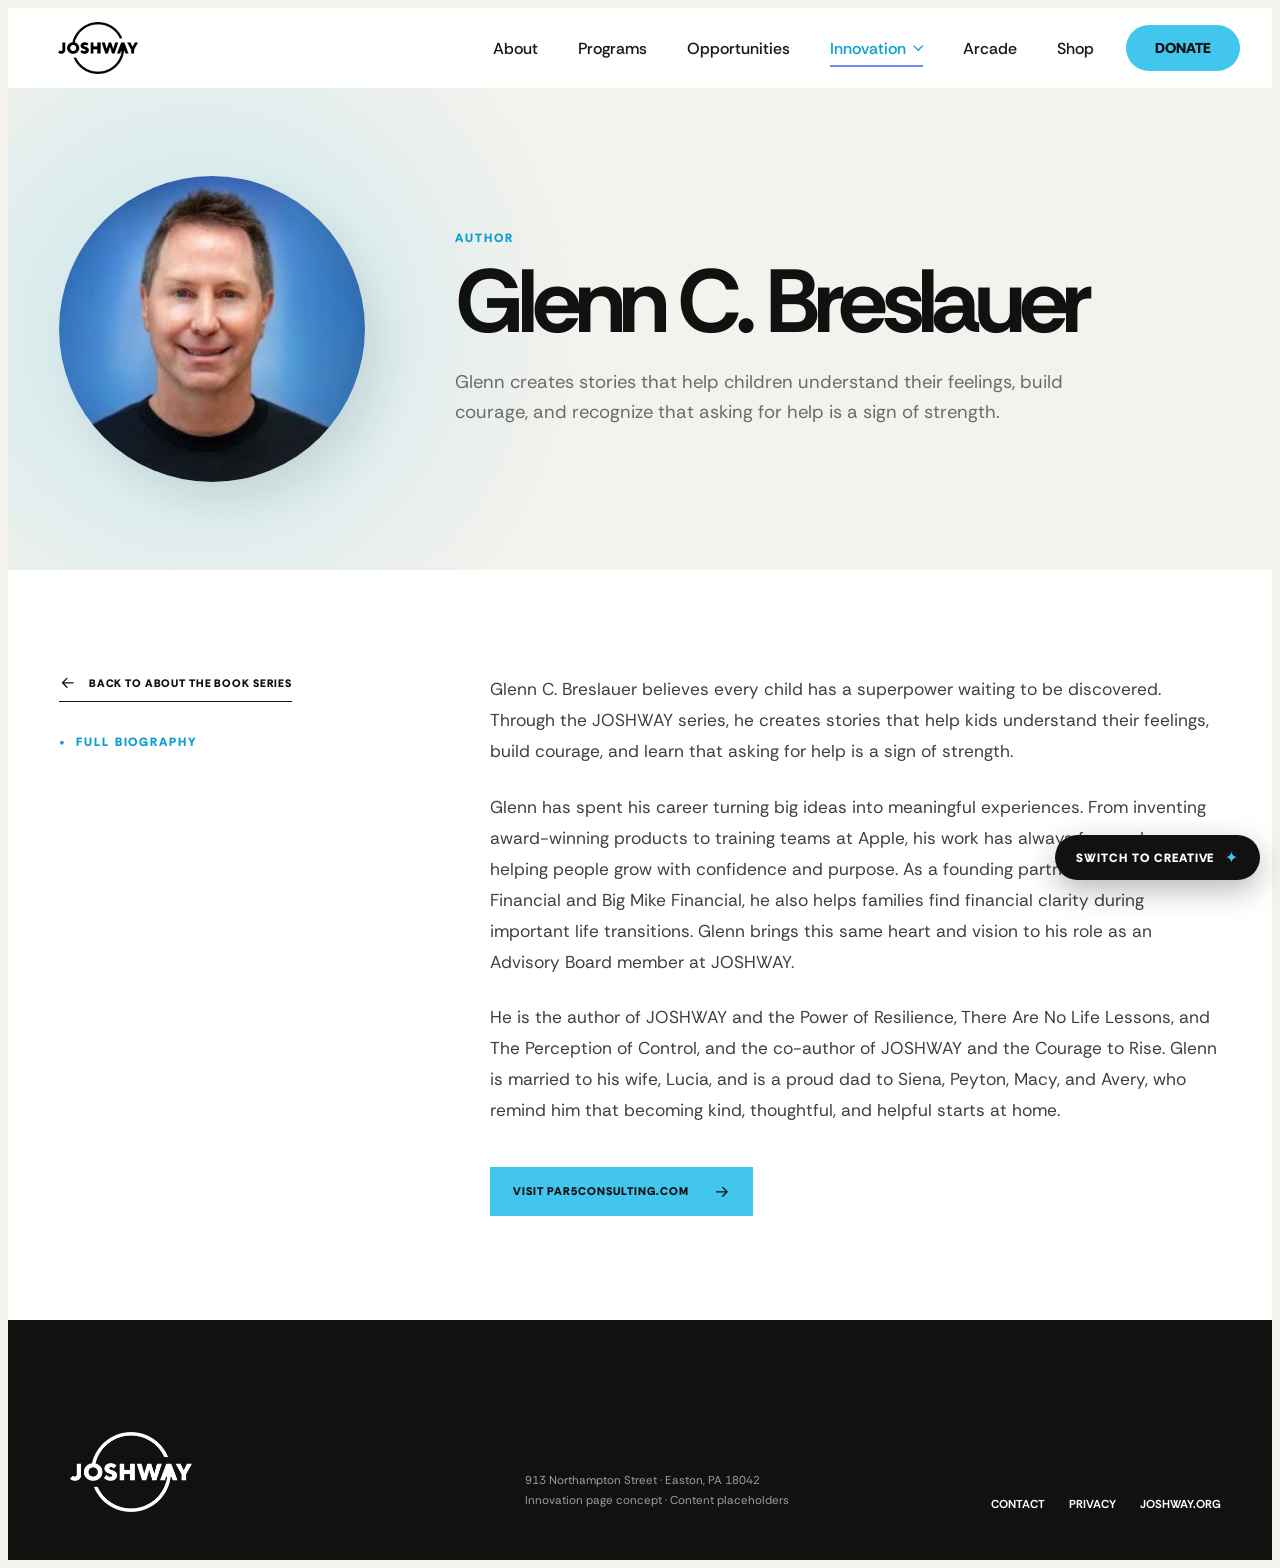
<file: authors/glenn-c-breslauer/index.html>
<!doctype html>
<html lang="en">
<head>
<meta charset="UTF-8">
<meta name="viewport" content="width=device-width, initial-scale=1.0">
<title>Glenn C. Breslauer | JOSHWAY</title>
<script src="../../guard.js"></script>
<link rel="icon" href="../../assets/favicon.png?v=2">
<link rel="stylesheet" href="../../styles.css">
<script src="../../script.js" defer></script>
</head>
<body data-base="../../">
<div class="site-shell">
<header class="site-header">
  <a class="brand" href="../../index.html" aria-label="JOSHWAY home"><img src="../../assets/joshway-logo.png" alt="JOSHWAY"></a>
  <button class="menu-toggle" type="button" aria-expanded="false" aria-controls="site-navigation"><span></span><span></span><span></span><span class="sr-only">Toggle menu</span></button>
  <nav id="site-navigation" class="site-nav" aria-label="Main navigation">
    <a href="#about">About</a><a href="#programs">Programs</a><a href="#opportunities">Opportunities</a>
    <div class="nav-dropdown">
      <button class="nav-dropdown__trigger is-active" type="button" aria-expanded="false" aria-haspopup="true">Innovation <svg aria-hidden="true" viewBox="0 0 12 8"><path d="m1 1 5 5 5-5"/></svg></button>
      <div class="nav-dropdown__menu">
        <a class="" href="../../index.html"><span>Welcome</span><small>Meet the book project</small></a>
        <a class="is-current" href="../../about-the-book-series/index.html"><span>About the Book Series</span><small>Current page</small></a>
        <a class="" href="../../community-impact/index.html"><span>Community Impact</span><small>Voices and outcomes</small></a>
      </div>
    </div>
    <a href="#arcade">Arcade</a><a href="#shop">Shop</a>
    <a class="nav-donate" href="https://joshway.org/donate/">Donate</a>
  </nav>
</header>
<main class="bio-page" id="top">
<section class="bio-page__hero"><div class="bio-page__portrait bio-page__portrait--glenn-c-breslauer"><img src="../../assets/glenn-c-breslauer.webp" alt="Glenn C. Breslauer, Author"></div>
  <div><div class="series-kicker">Author</div><h1>Glenn C. Breslauer</h1><p>Glenn creates stories that help children understand their feelings, build courage, and recognize that asking for help is a sign of strength.</p></div></section>
<section class="bio-page__content"><div class="bio-page__sidebar"><a class="bio-page__back" href="../../about-the-book-series/index.html"><svg aria-hidden="true" viewBox="0 0 20 20"><path d="M4 10h11M11 5l5 5-5 5"/></svg> Back to About the Book Series</a><div class="section-label">FULL BIOGRAPHY</div></div>
  <div class="bio-page__body"><p>Glenn C. Breslauer believes every child has a superpower waiting to be discovered. Through the JOSHWAY series, he creates stories that help kids understand their feelings, build courage, and learn that asking for help is a sign of strength.</p><p>Glenn has spent his career turning big ideas into meaningful experiences. From inventing award-winning products to training teams at Apple, his work has always focused on helping people grow with confidence and purpose. As a founding partner at Wealthscope Financial and Big Mike Financial, he also helps families find financial clarity during important life transitions. Glenn brings this same heart and vision to his role as an Advisory Board member at JOSHWAY.</p><p>He is the author of JOSHWAY and the Power of Resilience, There Are No Life Lessons, and The Perception of Control, and the co-author of JOSHWAY and the Courage to Rise. Glenn is married to his wife, Lucia, and is a proud dad to Siena, Peyton, Macy, and Avery, who remind him that becoming kind, thoughtful, and helpful starts at home.</p><a href="https://www.par5consulting.com" target="_blank" rel="noreferrer">Visit par5consulting.com <svg aria-hidden="true" viewBox="0 0 20 20"><path d="M4 10h11M11 5l5 5-5 5"/></svg></a></div></section>
</main>
<footer class="footer">
  <a class="brand brand--footer" href="#top"><img src="../../assets/joshway-logo.png" alt="JOSHWAY"></a>
  <div class="footer__meta"><p>913 Northampton Street · Easton, PA 18042</p><p>Innovation page concept · Content placeholders</p></div>
  <div class="footer__links"><a href="#contact">Contact</a><a href="#privacy">Privacy</a><a href="https://joshway.org/" target="_blank" rel="noreferrer">joshway.org</a></div>
</footer>
</div>
</body>
</html>
</file>
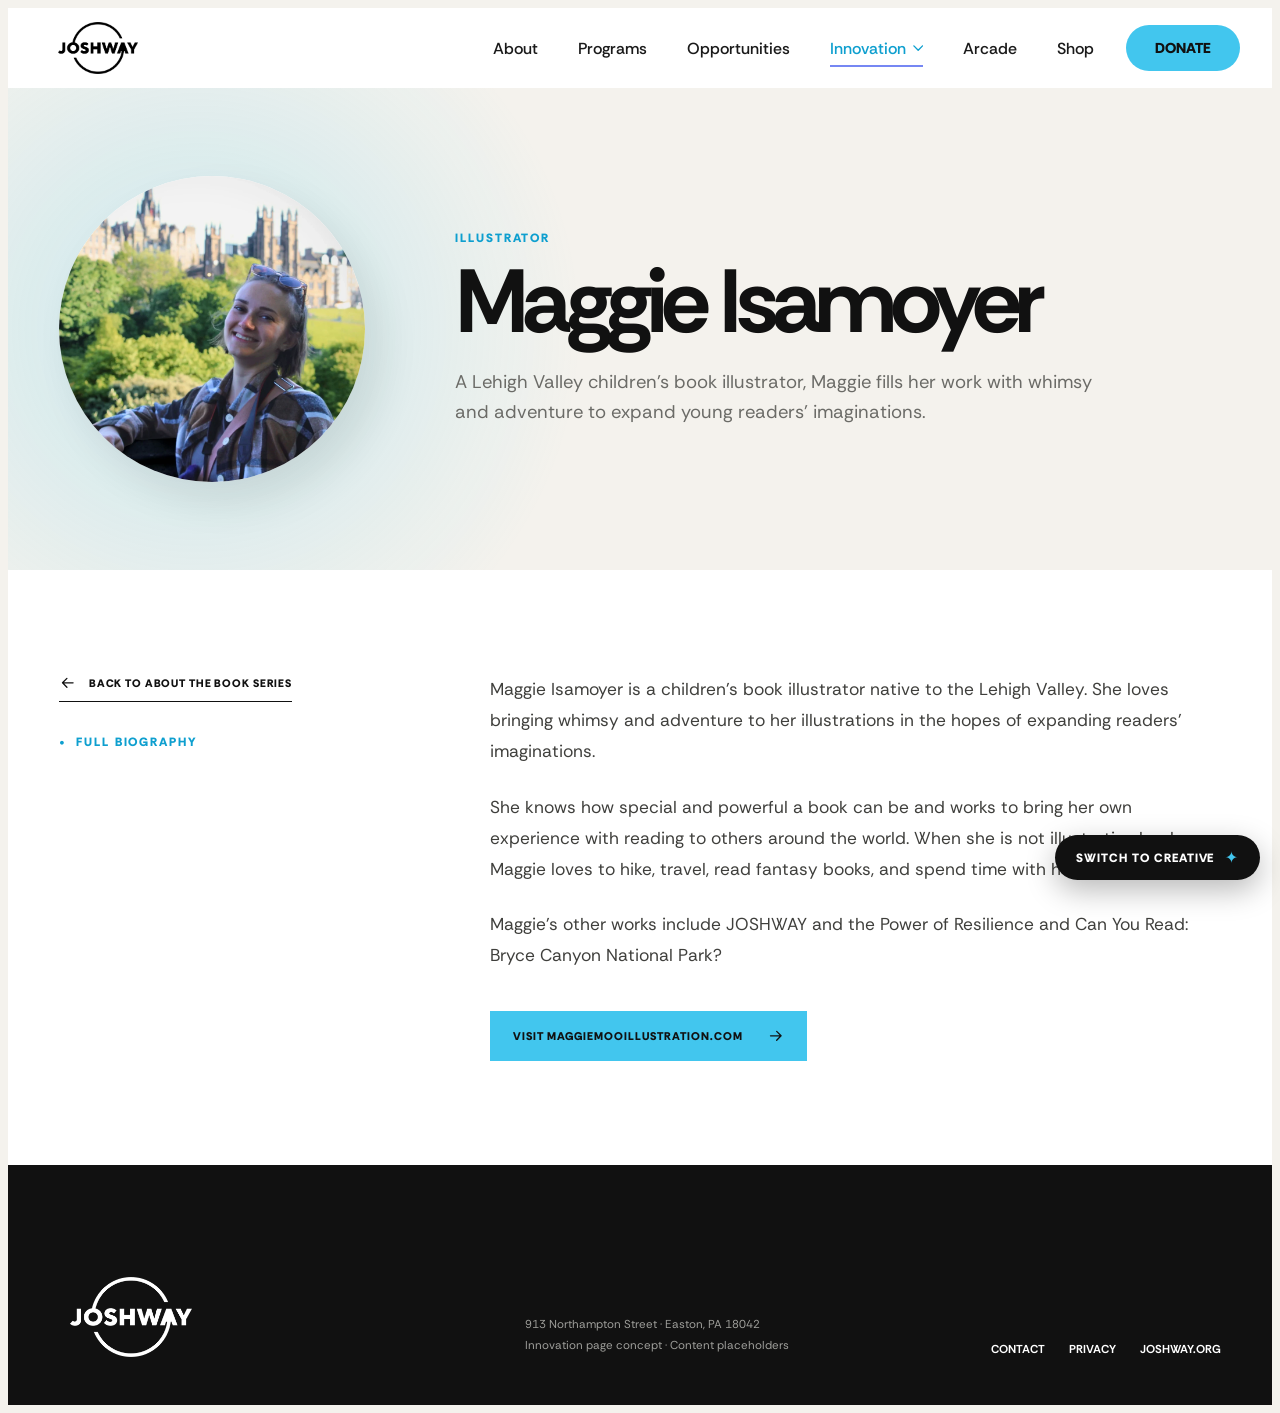
<file: authors/maggie-isamoyer/index.html>
<!doctype html>
<html lang="en">
<head>
<meta charset="UTF-8">
<meta name="viewport" content="width=device-width, initial-scale=1.0">
<title>Maggie Isamoyer | JOSHWAY</title>
<script src="../../guard.js"></script>
<link rel="icon" href="../../assets/favicon.png?v=2">
<link rel="stylesheet" href="../../styles.css">
<script src="../../script.js" defer></script>
</head>
<body data-base="../../">
<div class="site-shell">
<header class="site-header">
  <a class="brand" href="../../index.html" aria-label="JOSHWAY home"><img src="../../assets/joshway-logo.png" alt="JOSHWAY"></a>
  <button class="menu-toggle" type="button" aria-expanded="false" aria-controls="site-navigation"><span></span><span></span><span></span><span class="sr-only">Toggle menu</span></button>
  <nav id="site-navigation" class="site-nav" aria-label="Main navigation">
    <a href="#about">About</a><a href="#programs">Programs</a><a href="#opportunities">Opportunities</a>
    <div class="nav-dropdown">
      <button class="nav-dropdown__trigger is-active" type="button" aria-expanded="false" aria-haspopup="true">Innovation <svg aria-hidden="true" viewBox="0 0 12 8"><path d="m1 1 5 5 5-5"/></svg></button>
      <div class="nav-dropdown__menu">
        <a class="" href="../../index.html"><span>Welcome</span><small>Meet the book project</small></a>
        <a class="is-current" href="../../about-the-book-series/index.html"><span>About the Book Series</span><small>Current page</small></a>
        <a class="" href="../../community-impact/index.html"><span>Community Impact</span><small>Voices and outcomes</small></a>
      </div>
    </div>
    <a href="#arcade">Arcade</a><a href="#shop">Shop</a>
    <a class="nav-donate" href="https://joshway.org/donate/">Donate</a>
  </nav>
</header>
<main class="bio-page" id="top">
<section class="bio-page__hero"><div class="bio-page__portrait bio-page__portrait--maggie-isamoyer"><img src="../../assets/maggie-isamoyer.webp" alt="Maggie Isamoyer, Illustrator"></div>
  <div><div class="series-kicker">Illustrator</div><h1>Maggie Isamoyer</h1><p>A Lehigh Valley children’s book illustrator, Maggie fills her work with whimsy and adventure to expand young readers’ imaginations.</p></div></section>
<section class="bio-page__content"><div class="bio-page__sidebar"><a class="bio-page__back" href="../../about-the-book-series/index.html"><svg aria-hidden="true" viewBox="0 0 20 20"><path d="M4 10h11M11 5l5 5-5 5"/></svg> Back to About the Book Series</a><div class="section-label">FULL BIOGRAPHY</div></div>
  <div class="bio-page__body"><p>Maggie Isamoyer is a children’s book illustrator native to the Lehigh Valley. She loves bringing whimsy and adventure to her illustrations in the hopes of expanding readers’ imaginations.</p><p>She knows how special and powerful a book can be and works to bring her own experience with reading to others around the world. When she is not illustrating books, Maggie loves to hike, travel, read fantasy books, and spend time with her family.</p><p>Maggie’s other works include JOSHWAY and the Power of Resilience and Can You Read: Bryce Canyon National Park?</p><a href="https://www.maggiemooillustration.com" target="_blank" rel="noreferrer">Visit maggiemooillustration.com <svg aria-hidden="true" viewBox="0 0 20 20"><path d="M4 10h11M11 5l5 5-5 5"/></svg></a></div></section>
</main>
<footer class="footer">
  <a class="brand brand--footer" href="#top"><img src="../../assets/joshway-logo.png" alt="JOSHWAY"></a>
  <div class="footer__meta"><p>913 Northampton Street · Easton, PA 18042</p><p>Innovation page concept · Content placeholders</p></div>
  <div class="footer__links"><a href="#contact">Contact</a><a href="#privacy">Privacy</a><a href="https://joshway.org/" target="_blank" rel="noreferrer">joshway.org</a></div>
</footer>
</div>
</body>
</html>
</file>
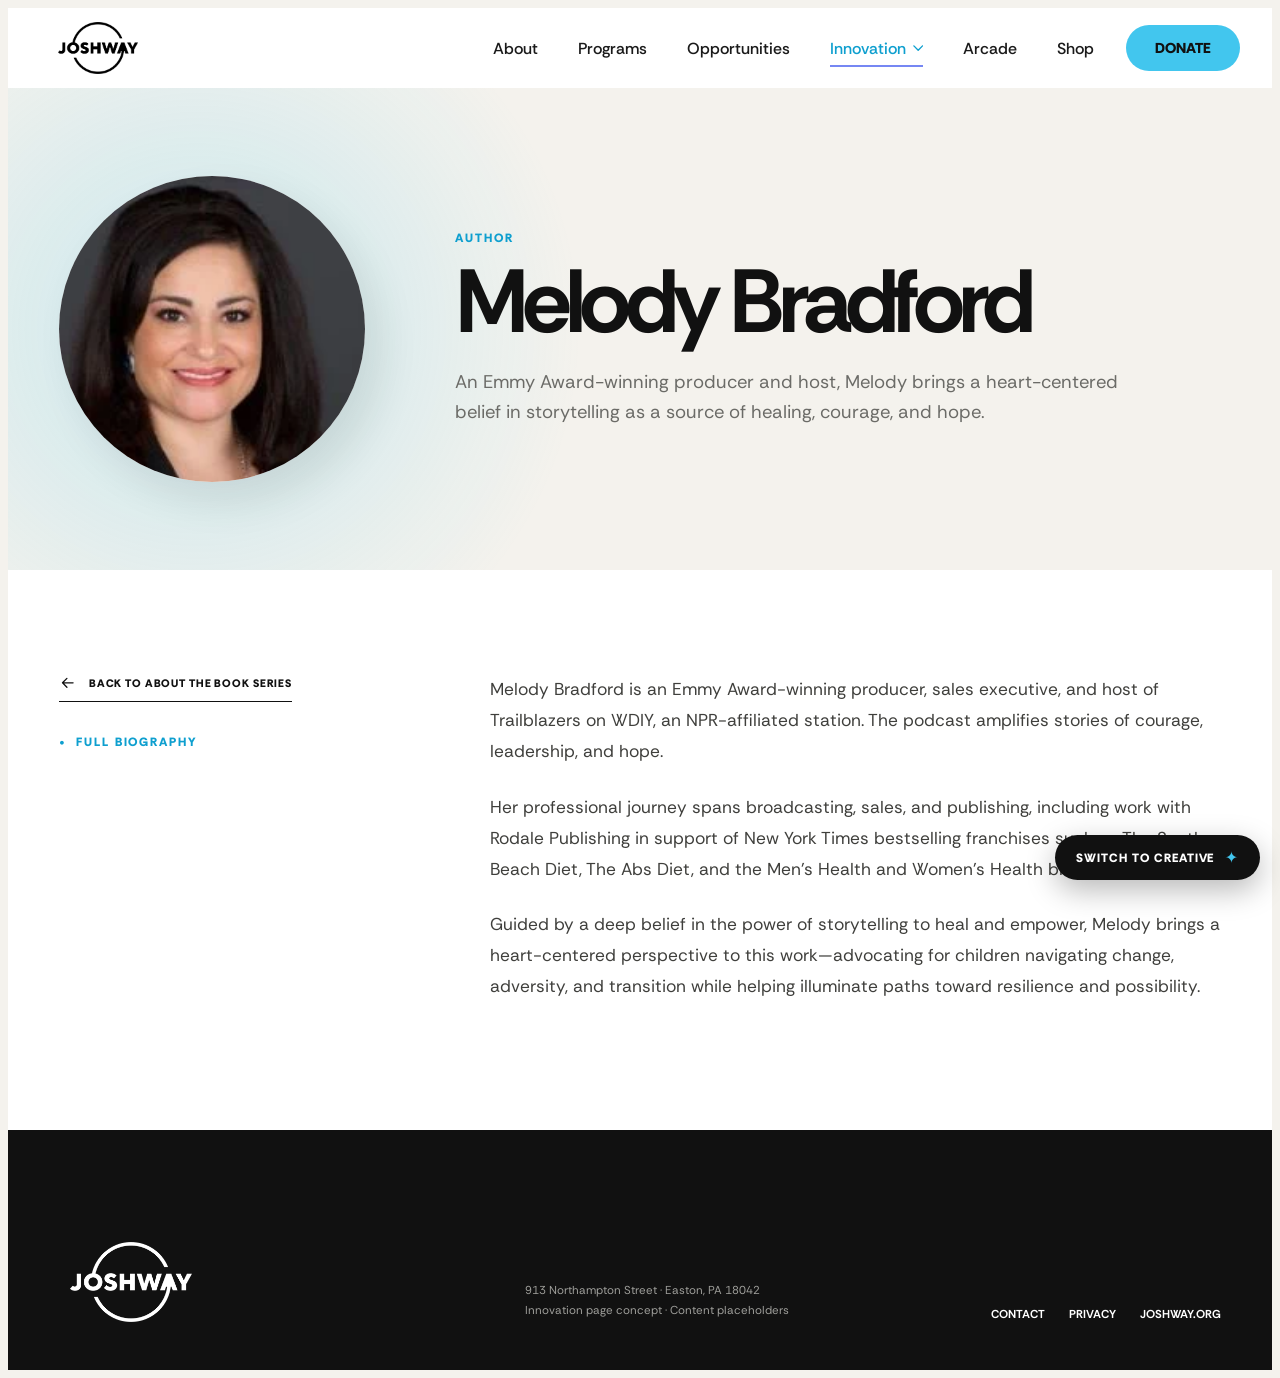
<file: authors/melody-bradford/index.html>
<!doctype html>
<html lang="en">
<head>
<meta charset="UTF-8">
<meta name="viewport" content="width=device-width, initial-scale=1.0">
<title>Melody Bradford | JOSHWAY</title>
<script src="../../guard.js"></script>
<link rel="icon" href="../../assets/favicon.png?v=2">
<link rel="stylesheet" href="../../styles.css">
<script src="../../script.js" defer></script>
</head>
<body data-base="../../">
<div class="site-shell">
<header class="site-header">
  <a class="brand" href="../../index.html" aria-label="JOSHWAY home"><img src="../../assets/joshway-logo.png" alt="JOSHWAY"></a>
  <button class="menu-toggle" type="button" aria-expanded="false" aria-controls="site-navigation"><span></span><span></span><span></span><span class="sr-only">Toggle menu</span></button>
  <nav id="site-navigation" class="site-nav" aria-label="Main navigation">
    <a href="#about">About</a><a href="#programs">Programs</a><a href="#opportunities">Opportunities</a>
    <div class="nav-dropdown">
      <button class="nav-dropdown__trigger is-active" type="button" aria-expanded="false" aria-haspopup="true">Innovation <svg aria-hidden="true" viewBox="0 0 12 8"><path d="m1 1 5 5 5-5"/></svg></button>
      <div class="nav-dropdown__menu">
        <a class="" href="../../index.html"><span>Welcome</span><small>Meet the book project</small></a>
        <a class="is-current" href="../../about-the-book-series/index.html"><span>About the Book Series</span><small>Current page</small></a>
        <a class="" href="../../community-impact/index.html"><span>Community Impact</span><small>Voices and outcomes</small></a>
      </div>
    </div>
    <a href="#arcade">Arcade</a><a href="#shop">Shop</a>
    <a class="nav-donate" href="https://joshway.org/donate/">Donate</a>
  </nav>
</header>
<main class="bio-page" id="top">
<section class="bio-page__hero"><div class="bio-page__portrait bio-page__portrait--melody-bradford"><img src="../../assets/melody-bradford.webp" alt="Melody Bradford, Author"></div>
  <div><div class="series-kicker">Author</div><h1>Melody Bradford</h1><p>An Emmy Award-winning producer and host, Melody brings a heart-centered belief in storytelling as a source of healing, courage, and hope.</p></div></section>
<section class="bio-page__content"><div class="bio-page__sidebar"><a class="bio-page__back" href="../../about-the-book-series/index.html"><svg aria-hidden="true" viewBox="0 0 20 20"><path d="M4 10h11M11 5l5 5-5 5"/></svg> Back to About the Book Series</a><div class="section-label">FULL BIOGRAPHY</div></div>
  <div class="bio-page__body"><p>Melody Bradford is an Emmy Award-winning producer, sales executive, and host of Trailblazers on WDIY, an NPR-affiliated station. The podcast amplifies stories of courage, leadership, and hope.</p><p>Her professional journey spans broadcasting, sales, and publishing, including work with Rodale Publishing in support of New York Times bestselling franchises such as The South Beach Diet, The Abs Diet, and the Men’s Health and Women’s Health brands.</p><p>Guided by a deep belief in the power of storytelling to heal and empower, Melody brings a heart-centered perspective to this work—advocating for children navigating change, adversity, and transition while helping illuminate paths toward resilience and possibility.</p></div></section>
</main>
<footer class="footer">
  <a class="brand brand--footer" href="#top"><img src="../../assets/joshway-logo.png" alt="JOSHWAY"></a>
  <div class="footer__meta"><p>913 Northampton Street · Easton, PA 18042</p><p>Innovation page concept · Content placeholders</p></div>
  <div class="footer__links"><a href="#contact">Contact</a><a href="#privacy">Privacy</a><a href="https://joshway.org/" target="_blank" rel="noreferrer">joshway.org</a></div>
</footer>
</div>
</body>
</html>
</file>
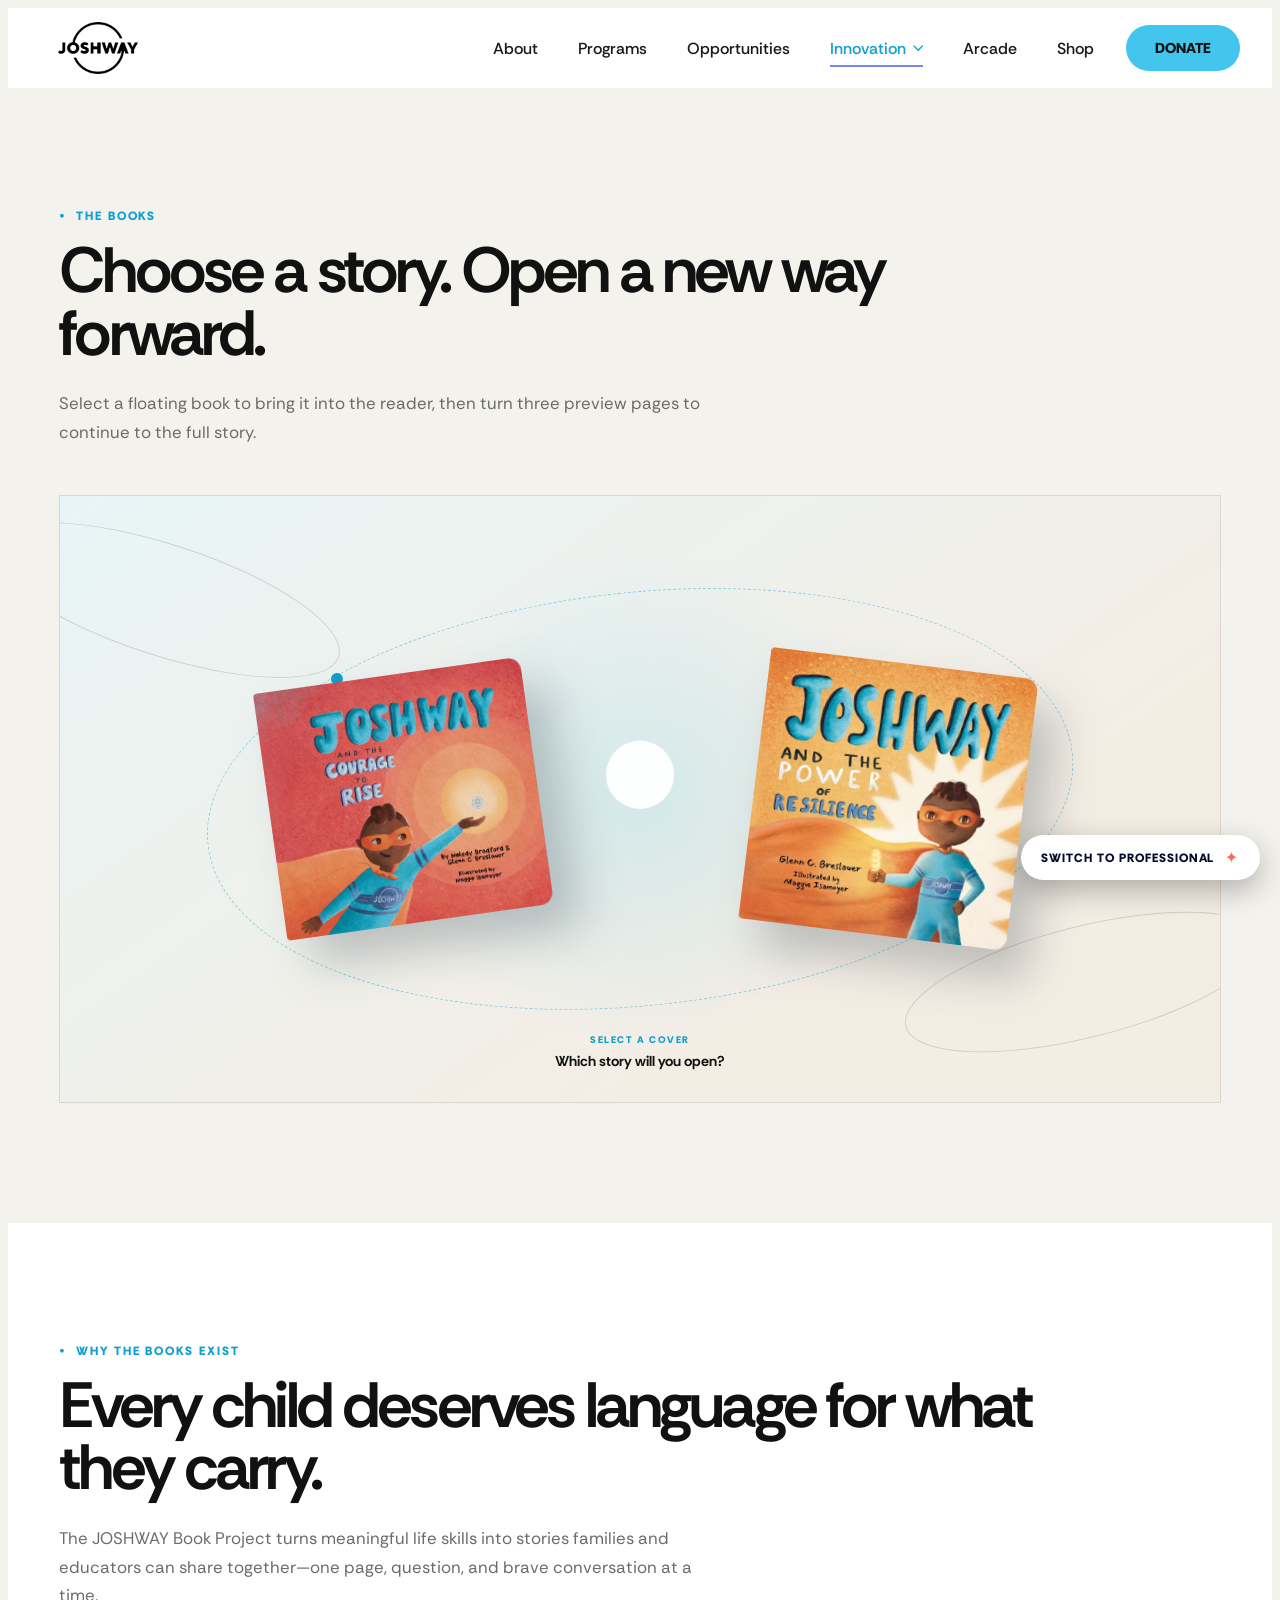
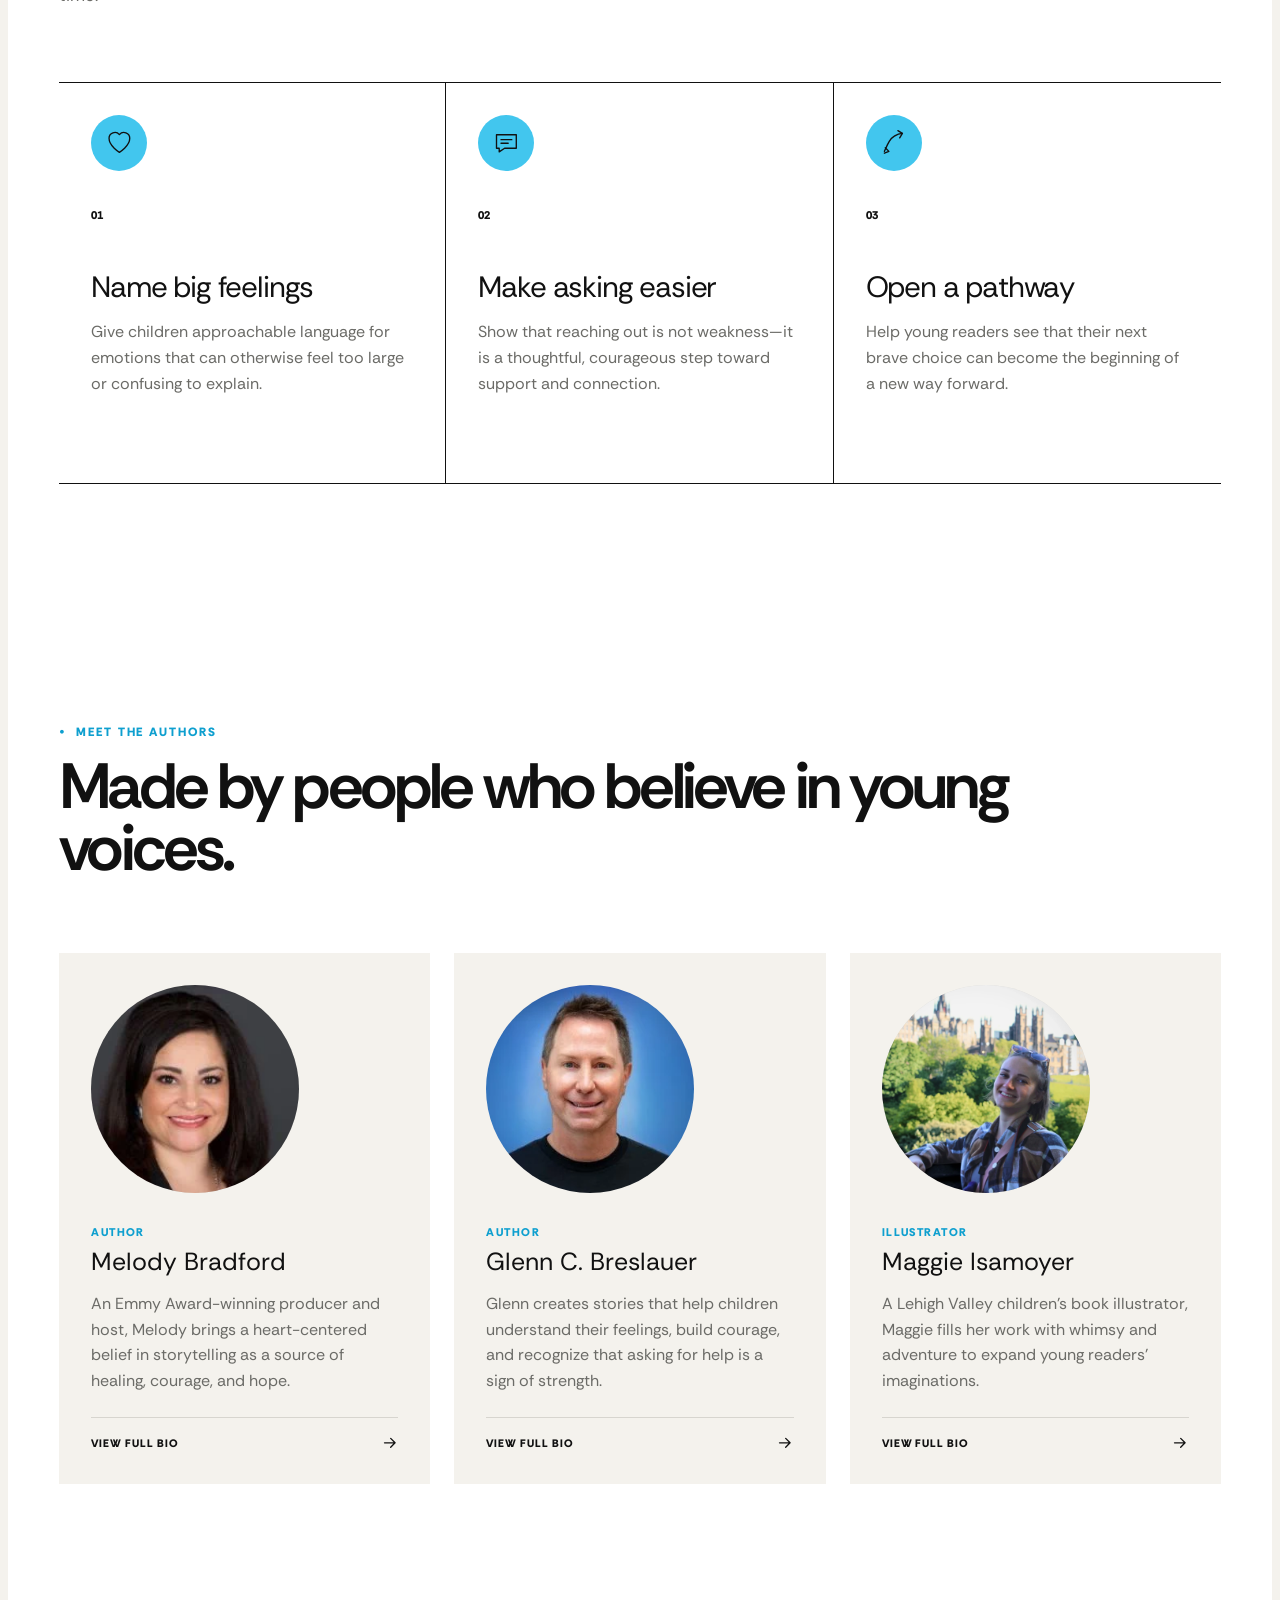
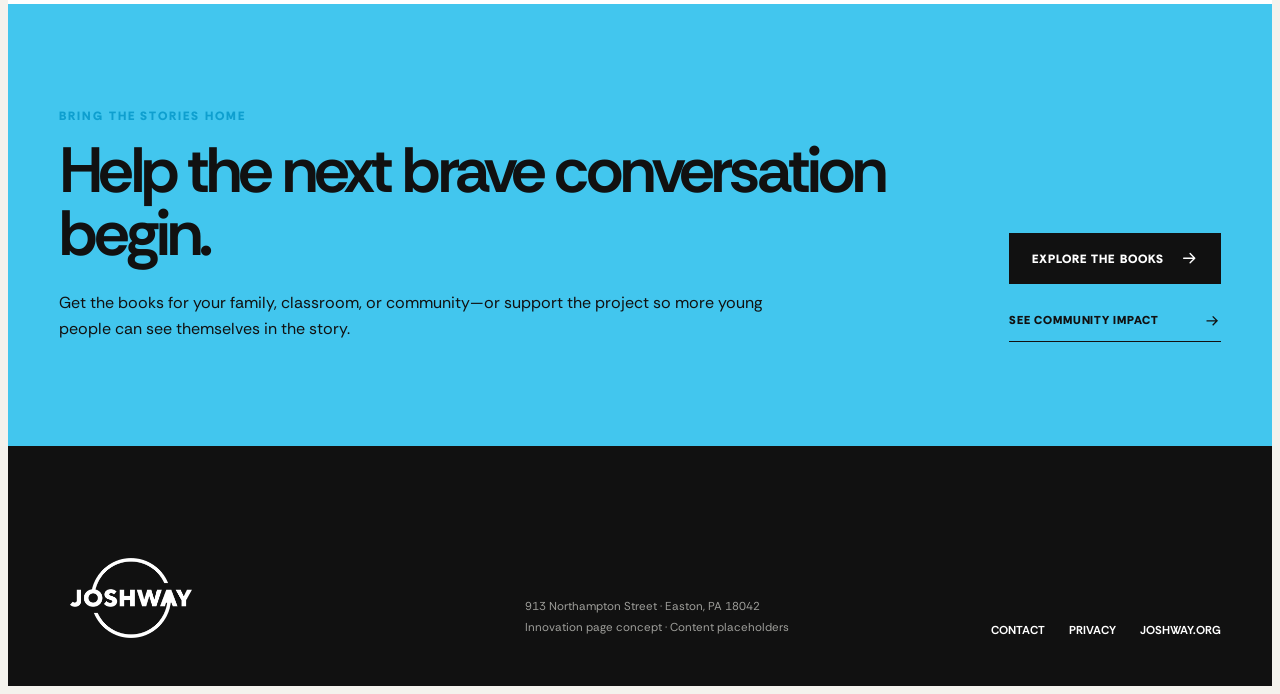
<file: creative/about-the-book-series/index.html>
<!doctype html>
<html lang="en">
<head>
<meta charset="UTF-8">
<meta name="viewport" content="width=device-width, initial-scale=1.0">
<title>About the Book Series · Creative | JOSHWAY</title>
<link rel="icon" type="image/png" href="../../assets/favicon.png?v=2">
<script src="../../guard.js"></script>
<link rel="stylesheet" href="../styles.css">
<script src="../script.js" defer></script>
</head>
<body data-root="../../">
<div class="site-shell">
<header class="site-header">
  <a class="brand" href="../index.html" aria-label="JOSHWAY home"><img src="../../assets/joshway-logo.png" alt="JOSHWAY"></a>
  <button class="menu-toggle" type="button" aria-expanded="false" aria-controls="site-navigation"><span></span><span></span><span></span><span class="sr-only">Toggle menu</span></button>
  <nav id="site-navigation" class="site-nav" aria-label="Main navigation">
    <a href="#about">About</a><a href="#programs">Programs</a><a href="#opportunities">Opportunities</a>
    <div class="nav-dropdown">
      <button class="nav-dropdown__trigger is-active" type="button" aria-expanded="false" aria-haspopup="true">Innovation <svg aria-hidden="true" viewBox="0 0 12 8"><path d="m1 1 5 5 5-5"/></svg></button>
      <div class="nav-dropdown__menu">
        <a class="" href="../index.html"><span>Welcome</span><small>Meet the book project</small></a>
        <a class="is-current" href="../about-the-book-series/index.html"><span>About the Book Series</span><small>Current page</small></a>
        <a class="" href="../community-impact/index.html"><span>Community Impact</span><small>Voices and outcomes</small></a>
      </div>
    </div>
    <a href="#arcade">Arcade</a><a href="#shop">Shop</a>
    <a class="nav-donate" href="#support">Donate</a>
  </nav>
</header>
<main class="series-page" id="top">
<section class="series-section series-library" id="book-series-books">
  <div class="series-section__heading"><div class="section-label">THE BOOKS</div><h2>Choose a story. Open a new way forward.</h2><p>Select a floating book to bring it into the reader, then turn three preview pages to continue to the full story.</p></div>
  <div class="interactive-book-library" id="library">
    <div class="floating-book-stage" aria-label="Choose a JOSHWAY book to preview"><div class="floating-book-stage__orbit" aria-hidden="true"></div><button class="floating-book floating-book--coral" type="button" data-book="courage" aria-pressed="false" aria-label="Open a preview of JOSHWAY and the Courage to Rise"><img src="../../assets/joshway-courage-to-rise-cover.png" alt=""><span><small>BOOK 01</small><strong>JOSHWAY and the Courage to Rise</strong><i>Choose courage</i></span></button><button class="floating-book floating-book--blue" type="button" data-book="resilience" aria-pressed="false" aria-label="Open a preview of The Power of Resilience"><img src="../../assets/joshway-power-of-resilience-cover.png" alt=""><span><small>BOOK 02</small><strong>The Power of Resilience</strong><i>Choose resilience</i></span></button>
      <div class="floating-book-stage__prompt"><span>SELECT A COVER</span><strong>Which story will you open?</strong></div></div>
    <div id="reader-mount"></div>
  </div>
</section>
<section class="series-section series-purpose">
  <div class="series-section__heading"><div class="section-label">WHY THE BOOKS EXIST</div><h2>Every child deserves language for what they carry.</h2><p>The JOSHWAY Book Project turns meaningful life skills into stories families and educators can share together—one page, question, and brave conversation at a time.</p></div>
  <div class="series-purpose__grid"><article class="series-purpose__card"><div class="series-purpose__icon"><svg aria-hidden="true" viewBox="0 0 32 32"><path d="M16 27S4.5 20.2 4.5 11.5A6.5 6.5 0 0 1 16 7.3a6.5 6.5 0 0 1 11.5 4.2C27.5 20.2 16 27 16 27Z"/></svg></div><span>01</span><h3>Name big feelings</h3><p>Give children approachable language for emotions that can otherwise feel too large or confusing to explain.</p></article><article class="series-purpose__card"><div class="series-purpose__icon"><svg aria-hidden="true" viewBox="0 0 32 32"><path d="M5 7.5h22v15H14l-6 4v-4H5v-15Z"/><path d="M10 13h12M10 17h8"/></svg></div><span>02</span><h3>Make asking easier</h3><p>Show that reaching out is not weakness—it is a thoughtful, courageous step toward support and connection.</p></article><article class="series-purpose__card"><div class="series-purpose__icon"><svg aria-hidden="true" viewBox="0 0 32 32"><path d="M6 26c4-9 6-14 11-17 3-2 6-3 9-3"/><path d="m21 3 5 3-3 5M7 22l4 4-5 2"/></svg></div><span>03</span><h3>Open a pathway</h3><p>Help young readers see that their next brave choice can become the beginning of a new way forward.</p></article></div>
</section>
<section class="series-section series-authors">
  <div class="series-section__heading"><div class="section-label">MEET THE AUTHORS</div><h2>Made by people who believe in young voices.</h2></div>
  <div class="series-authors__grid"><article class="author-card"><div class="author-card__portrait author-card__portrait--melody-bradford"><img src="../../assets/melody-bradford.webp" alt="Melody Bradford, Author"></div><div><p>Author</p><h3>Melody Bradford</h3><span>An Emmy Award-winning producer and host, Melody brings a heart-centered belief in storytelling as a source of healing, courage, and hope.</span><a class="author-card__link" href="../authors/melody-bradford/index.html" target="_blank" rel="noreferrer">View full bio <svg aria-hidden="true" viewBox="0 0 20 20"><path d="M4 10h11M11 5l5 5-5 5"/></svg></a></div></article><article class="author-card"><div class="author-card__portrait author-card__portrait--glenn-c-breslauer"><img src="../../assets/glenn-c-breslauer.webp" alt="Glenn C. Breslauer, Author"></div><div><p>Author</p><h3>Glenn C. Breslauer</h3><span>Glenn creates stories that help children understand their feelings, build courage, and recognize that asking for help is a sign of strength.</span><a class="author-card__link" href="../authors/glenn-c-breslauer/index.html" target="_blank" rel="noreferrer">View full bio <svg aria-hidden="true" viewBox="0 0 20 20"><path d="M4 10h11M11 5l5 5-5 5"/></svg></a></div></article><article class="author-card"><div class="author-card__portrait author-card__portrait--maggie-isamoyer"><img src="../../assets/maggie-isamoyer.webp" alt="Maggie Isamoyer, Illustrator"></div><div><p>Illustrator</p><h3>Maggie Isamoyer</h3><span>A Lehigh Valley children’s book illustrator, Maggie fills her work with whimsy and adventure to expand young readers’ imaginations.</span><a class="author-card__link" href="../authors/maggie-isamoyer/index.html" target="_blank" rel="noreferrer">View full bio <svg aria-hidden="true" viewBox="0 0 20 20"><path d="M4 10h11M11 5l5 5-5 5"/></svg></a></div></article></div>
</section>
<section class="series-cta"><div><div class="series-kicker">BRING THE STORIES HOME</div><h2>Help the next brave conversation begin.</h2><p>Get the books for your family, classroom, or community—or support the project so more young people can see themselves in the story.</p></div>
  <div class="series-cta__actions"><a class="button button--dark" href="#book-series-books">Explore the books <svg aria-hidden="true" viewBox="0 0 20 20"><path d="M4 10h11M11 5l5 5-5 5"/></svg></a><a href="../community-impact/index.html">See community impact <svg aria-hidden="true" viewBox="0 0 20 20"><path d="M4 10h11M11 5l5 5-5 5"/></svg></a></div></section>
</main>
<footer class="footer">
  <a class="brand brand--footer" href="#top"><img src="../../assets/joshway-logo.png" alt="JOSHWAY"></a>
  <div class="footer__meta"><p>913 Northampton Street · Easton, PA 18042</p><p>Innovation page concept · Content placeholders</p></div>
  <div class="footer__links"><a href="#contact">Contact</a><a href="#privacy">Privacy</a><a href="https://joshway.org/" target="_blank" rel="noreferrer">joshway.org</a></div>
</footer>
</div>
</body>
</html>
</file>
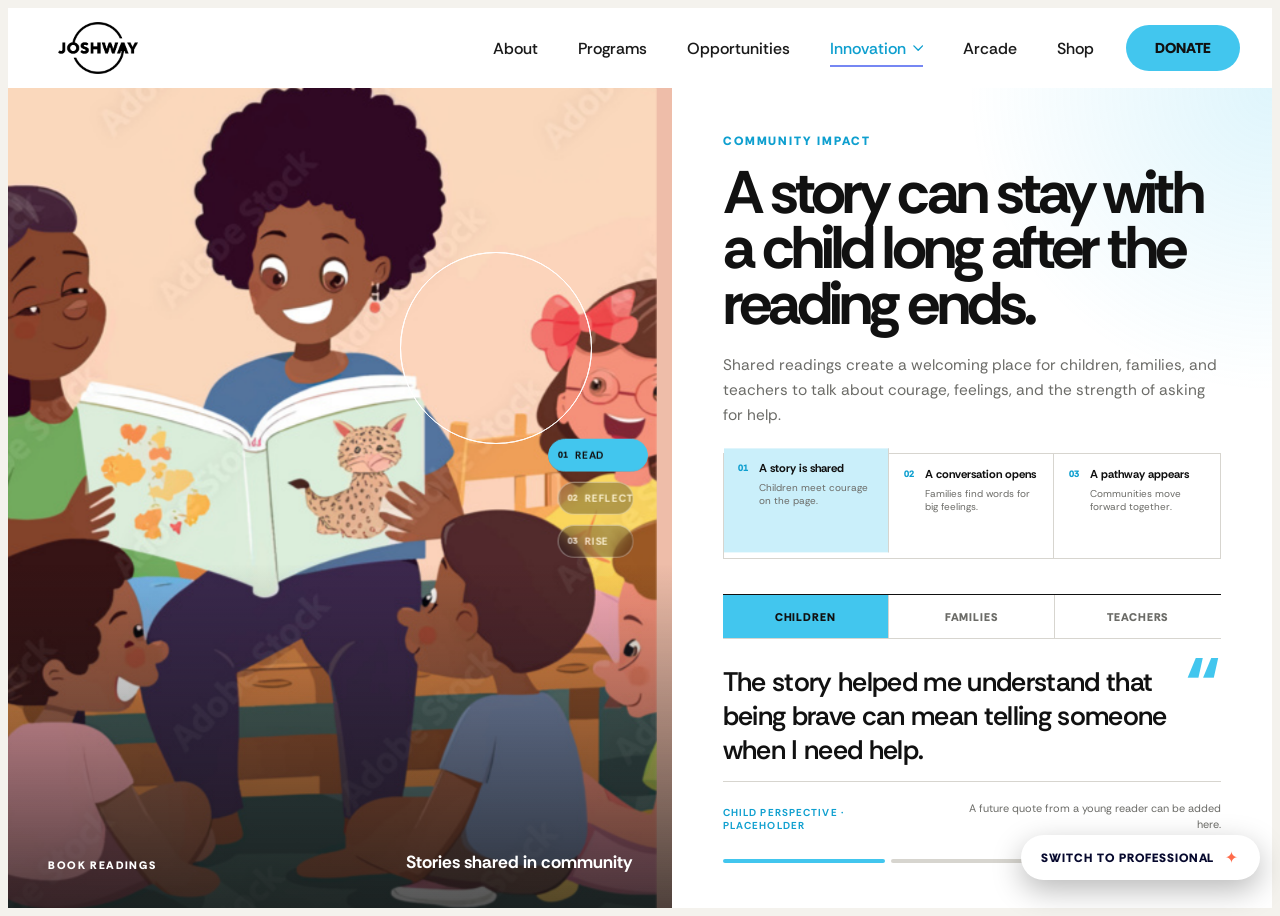
<file: creative/community-impact/index.html>
<!doctype html>
<html lang="en">
<head>
<meta charset="UTF-8">
<meta name="viewport" content="width=device-width, initial-scale=1.0">
<title>Community Impact · Creative | JOSHWAY</title>
<link rel="icon" type="image/png" href="../../assets/favicon.png?v=2">
<script src="../../guard.js"></script>
<link rel="stylesheet" href="../styles.css">
<script src="../script.js" defer></script>
</head>
<body data-root="../../">
<div class="site-shell">
<header class="site-header">
  <a class="brand" href="../index.html" aria-label="JOSHWAY home"><img src="../../assets/joshway-logo.png" alt="JOSHWAY"></a>
  <button class="menu-toggle" type="button" aria-expanded="false" aria-controls="site-navigation"><span></span><span></span><span></span><span class="sr-only">Toggle menu</span></button>
  <nav id="site-navigation" class="site-nav" aria-label="Main navigation">
    <a href="#about">About</a><a href="#programs">Programs</a><a href="#opportunities">Opportunities</a>
    <div class="nav-dropdown">
      <button class="nav-dropdown__trigger is-active" type="button" aria-expanded="false" aria-haspopup="true">Innovation <svg aria-hidden="true" viewBox="0 0 12 8"><path d="m1 1 5 5 5-5"/></svg></button>
      <div class="nav-dropdown__menu">
        <a class="" href="../index.html"><span>Welcome</span><small>Meet the book project</small></a>
        <a class="" href="../about-the-book-series/index.html"><span>About the Book Series</span><small>Story and purpose</small></a>
        <a class="is-current" href="../community-impact/index.html"><span>Community Impact</span><small>Current page</small></a>
      </div>
    </div>
    <a href="#arcade">Arcade</a><a href="#shop">Shop</a>
    <a class="nav-donate" href="#support">Donate</a>
  </nav>
</header>
<main class="impact-page impact-page--children" id="top">
<div class="impact-page__image"><img src="../../assets/joshway-community-reading.png" alt="An educator reading a picture book with a group of children">
  <div class="impact-page__rings" aria-hidden="true"><span></span><span></span><span></span></div>
  <div class="impact-page__stage-dots" aria-label="Impact stages"><button type="button" data-i="0" aria-label="Show read impact perspective" aria-pressed="false"><span>01</span><strong>Read</strong></button><button type="button" data-i="1" aria-label="Show reflect impact perspective" aria-pressed="false"><span>02</span><strong>Reflect</strong></button><button type="button" data-i="2" aria-label="Show rise impact perspective" aria-pressed="false"><span>03</span><strong>Rise</strong></button></div>
  <div class="impact-page__image-label"><span>BOOK READINGS</span><strong>Stories shared in community</strong></div></div>
<section class="impact-page__content">
  <div><div class="series-kicker">COMMUNITY IMPACT</div><h1>A story can stay with a child long after the reading ends.</h1>
    <p>Shared readings create a welcoming place for children, families, and teachers to talk about courage, feelings, and the strength of asking for help.</p>
    <div class="impact-stage-list"><button type="button" data-i="0" aria-pressed="false"><span>01</span><div><strong>A story is shared</strong><small>Children meet courage on the page.</small></div><i aria-hidden="true">→</i></button><button type="button" data-i="1" aria-pressed="false"><span>02</span><div><strong>A conversation opens</strong><small>Families find words for big feelings.</small></div><i aria-hidden="true">→</i></button><button type="button" data-i="2" aria-pressed="false"><span>03</span><div><strong>A pathway appears</strong><small>Communities move forward together.</small></div><i aria-hidden="true">→</i></button></div></div>
  <div class="impact-testimonial"><div class="impact-testimonial__tabs" aria-label="Testimonial perspectives"><button type="button" data-id="children" aria-pressed="false">Children</button><button type="button" data-id="families" aria-pressed="false">Families</button><button type="button" data-id="teachers" aria-pressed="false">Teachers</button></div><div class="impact-testimonial__quote" aria-live="polite"></div></div>
</section>
</main>

</div>
</body>
</html>
</file>
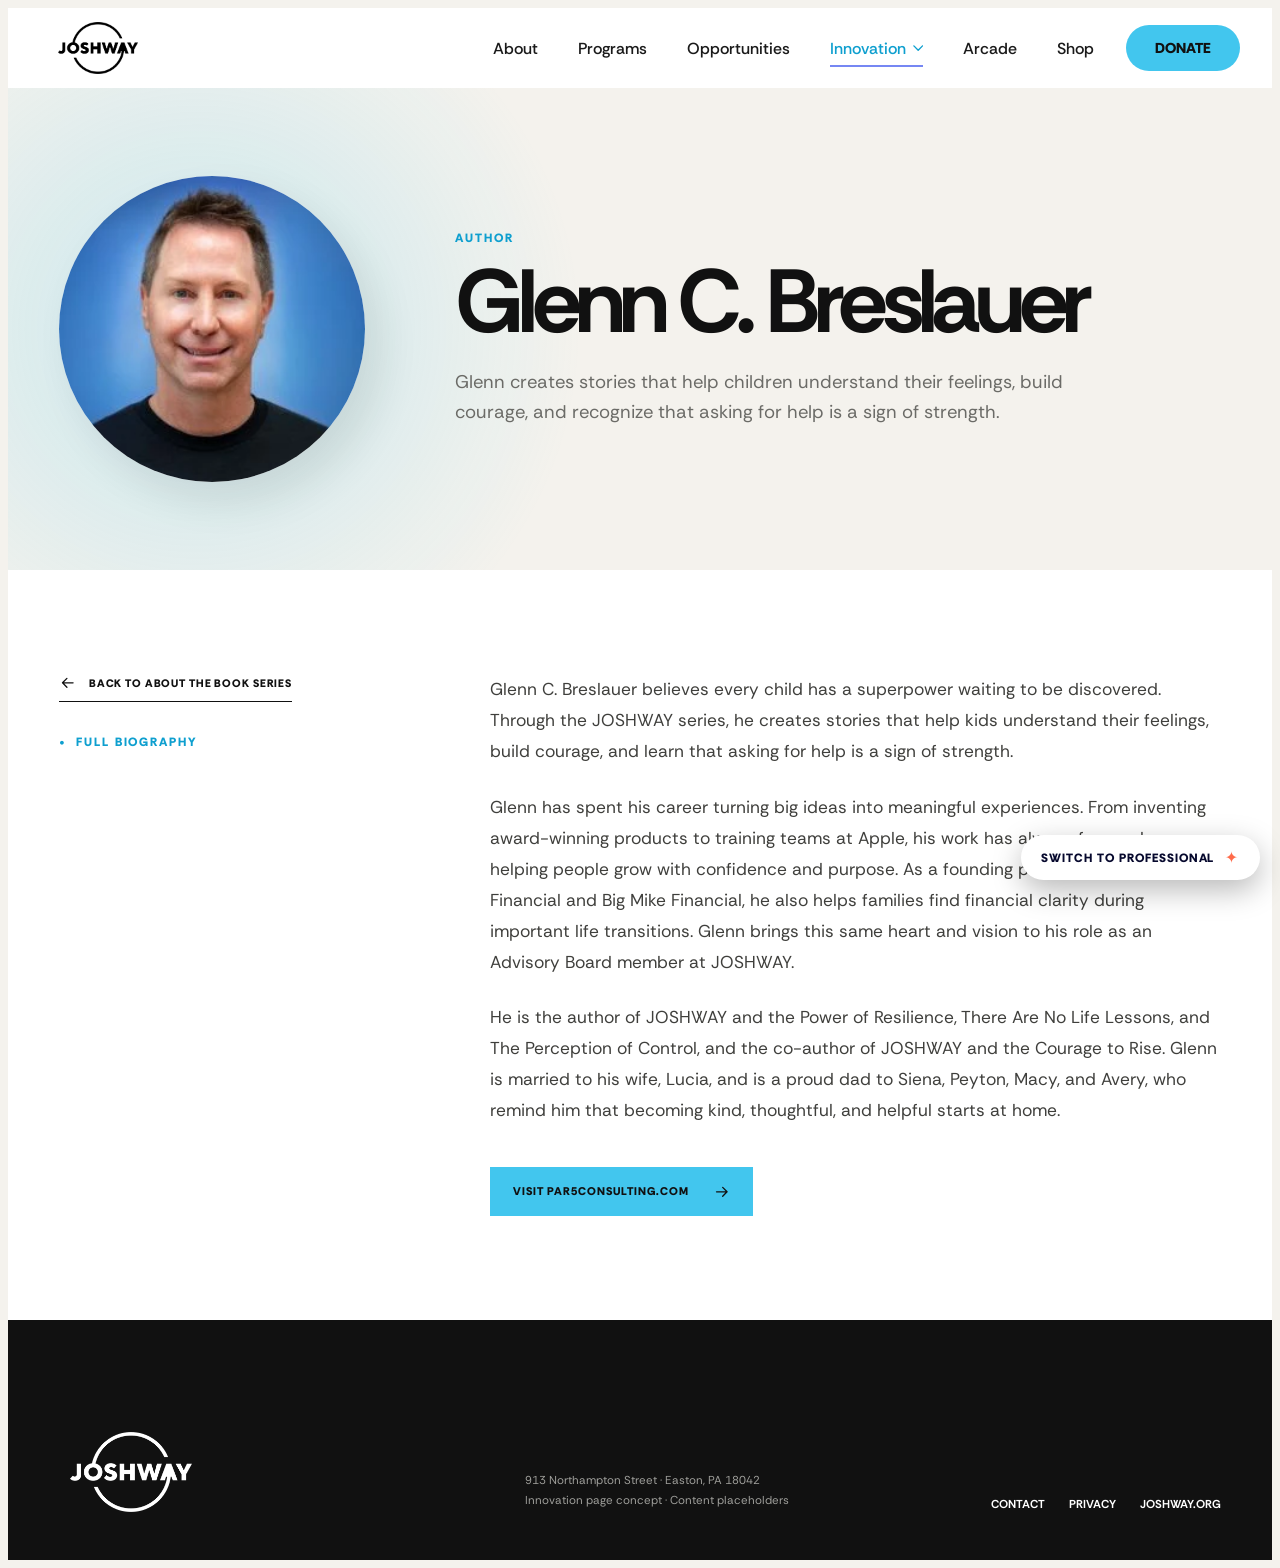
<file: creative/authors/glenn-c-breslauer/index.html>
<!doctype html>
<html lang="en">
<head>
<meta charset="UTF-8">
<meta name="viewport" content="width=device-width, initial-scale=1.0">
<title>Glenn C. Breslauer · Creative | JOSHWAY</title>
<link rel="icon" type="image/png" href="../../../assets/favicon.png?v=2">
<script src="../../../guard.js"></script>
<link rel="stylesheet" href="../../styles.css">
<script src="../../script.js" defer></script>
</head>
<body data-root="../../../">
<div class="site-shell">
<header class="site-header">
  <a class="brand" href="../../index.html" aria-label="JOSHWAY home"><img src="../../../assets/joshway-logo.png" alt="JOSHWAY"></a>
  <button class="menu-toggle" type="button" aria-expanded="false" aria-controls="site-navigation"><span></span><span></span><span></span><span class="sr-only">Toggle menu</span></button>
  <nav id="site-navigation" class="site-nav" aria-label="Main navigation">
    <a href="#about">About</a><a href="#programs">Programs</a><a href="#opportunities">Opportunities</a>
    <div class="nav-dropdown">
      <button class="nav-dropdown__trigger is-active" type="button" aria-expanded="false" aria-haspopup="true">Innovation <svg aria-hidden="true" viewBox="0 0 12 8"><path d="m1 1 5 5 5-5"/></svg></button>
      <div class="nav-dropdown__menu">
        <a class="" href="../../index.html"><span>Welcome</span><small>Meet the book project</small></a>
        <a class="is-current" href="../../about-the-book-series/index.html"><span>About the Book Series</span><small>Current page</small></a>
        <a class="" href="../../community-impact/index.html"><span>Community Impact</span><small>Voices and outcomes</small></a>
      </div>
    </div>
    <a href="#arcade">Arcade</a><a href="#shop">Shop</a>
    <a class="nav-donate" href="#support">Donate</a>
  </nav>
</header>
<main class="bio-page" id="top">
<section class="bio-page__hero"><div class="bio-page__portrait bio-page__portrait--glenn-c-breslauer"><img src="../../../assets/glenn-c-breslauer.webp" alt="Glenn C. Breslauer, Author"></div>
  <div><div class="series-kicker">Author</div><h1>Glenn C. Breslauer</h1><p>Glenn creates stories that help children understand their feelings, build courage, and recognize that asking for help is a sign of strength.</p></div></section>
<section class="bio-page__content"><div class="bio-page__sidebar"><a class="bio-page__back" href="../../about-the-book-series/index.html"><svg aria-hidden="true" viewBox="0 0 20 20"><path d="M4 10h11M11 5l5 5-5 5"/></svg> Back to About the Book Series</a><div class="section-label">FULL BIOGRAPHY</div></div>
  <div class="bio-page__body"><p>Glenn C. Breslauer believes every child has a superpower waiting to be discovered. Through the JOSHWAY series, he creates stories that help kids understand their feelings, build courage, and learn that asking for help is a sign of strength.</p><p>Glenn has spent his career turning big ideas into meaningful experiences. From inventing award-winning products to training teams at Apple, his work has always focused on helping people grow with confidence and purpose. As a founding partner at Wealthscope Financial and Big Mike Financial, he also helps families find financial clarity during important life transitions. Glenn brings this same heart and vision to his role as an Advisory Board member at JOSHWAY.</p><p>He is the author of JOSHWAY and the Power of Resilience, There Are No Life Lessons, and The Perception of Control, and the co-author of JOSHWAY and the Courage to Rise. Glenn is married to his wife, Lucia, and is a proud dad to Siena, Peyton, Macy, and Avery, who remind him that becoming kind, thoughtful, and helpful starts at home.</p><a href="https://www.par5consulting.com" target="_blank" rel="noreferrer">Visit par5consulting.com <svg aria-hidden="true" viewBox="0 0 20 20"><path d="M4 10h11M11 5l5 5-5 5"/></svg></a></div></section>
</main>
<footer class="footer">
  <a class="brand brand--footer" href="#top"><img src="../../../assets/joshway-logo.png" alt="JOSHWAY"></a>
  <div class="footer__meta"><p>913 Northampton Street · Easton, PA 18042</p><p>Innovation page concept · Content placeholders</p></div>
  <div class="footer__links"><a href="#contact">Contact</a><a href="#privacy">Privacy</a><a href="https://joshway.org/" target="_blank" rel="noreferrer">joshway.org</a></div>
</footer>
</div>
</body>
</html>
</file>
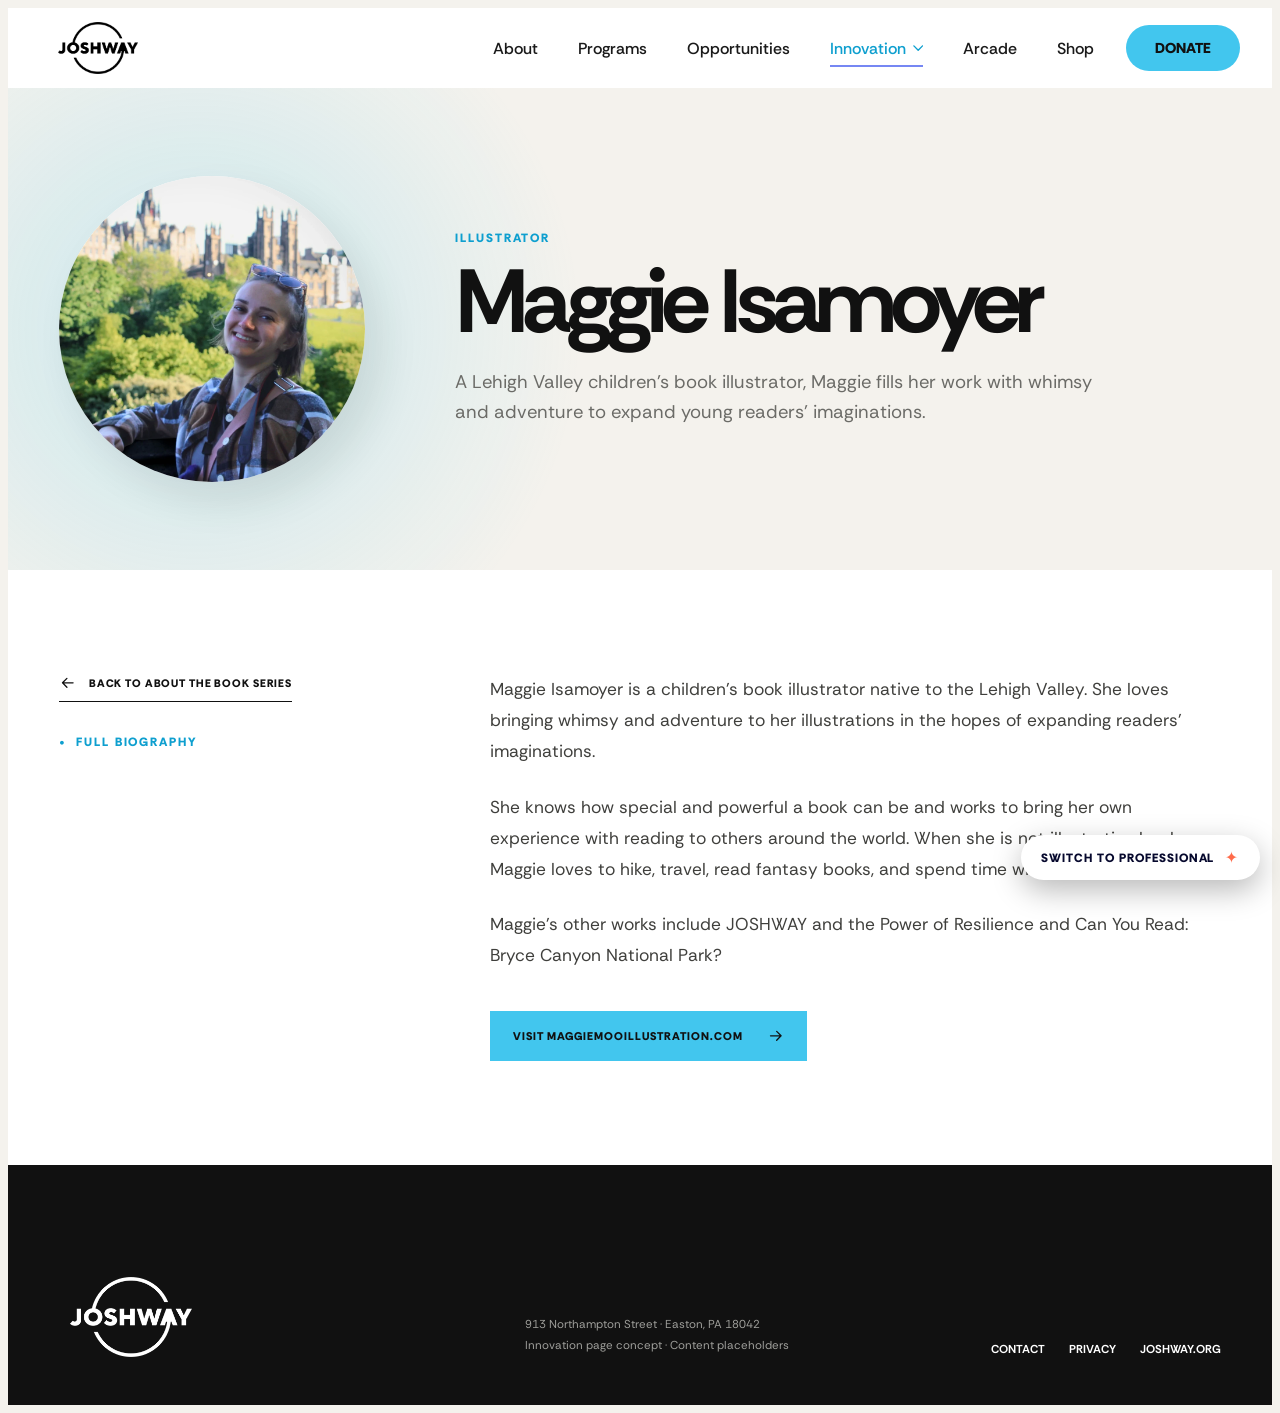
<file: creative/authors/maggie-isamoyer/index.html>
<!doctype html>
<html lang="en">
<head>
<meta charset="UTF-8">
<meta name="viewport" content="width=device-width, initial-scale=1.0">
<title>Maggie Isamoyer · Creative | JOSHWAY</title>
<link rel="icon" type="image/png" href="../../../assets/favicon.png?v=2">
<script src="../../../guard.js"></script>
<link rel="stylesheet" href="../../styles.css">
<script src="../../script.js" defer></script>
</head>
<body data-root="../../../">
<div class="site-shell">
<header class="site-header">
  <a class="brand" href="../../index.html" aria-label="JOSHWAY home"><img src="../../../assets/joshway-logo.png" alt="JOSHWAY"></a>
  <button class="menu-toggle" type="button" aria-expanded="false" aria-controls="site-navigation"><span></span><span></span><span></span><span class="sr-only">Toggle menu</span></button>
  <nav id="site-navigation" class="site-nav" aria-label="Main navigation">
    <a href="#about">About</a><a href="#programs">Programs</a><a href="#opportunities">Opportunities</a>
    <div class="nav-dropdown">
      <button class="nav-dropdown__trigger is-active" type="button" aria-expanded="false" aria-haspopup="true">Innovation <svg aria-hidden="true" viewBox="0 0 12 8"><path d="m1 1 5 5 5-5"/></svg></button>
      <div class="nav-dropdown__menu">
        <a class="" href="../../index.html"><span>Welcome</span><small>Meet the book project</small></a>
        <a class="is-current" href="../../about-the-book-series/index.html"><span>About the Book Series</span><small>Current page</small></a>
        <a class="" href="../../community-impact/index.html"><span>Community Impact</span><small>Voices and outcomes</small></a>
      </div>
    </div>
    <a href="#arcade">Arcade</a><a href="#shop">Shop</a>
    <a class="nav-donate" href="#support">Donate</a>
  </nav>
</header>
<main class="bio-page" id="top">
<section class="bio-page__hero"><div class="bio-page__portrait bio-page__portrait--maggie-isamoyer"><img src="../../../assets/maggie-isamoyer.webp" alt="Maggie Isamoyer, Illustrator"></div>
  <div><div class="series-kicker">Illustrator</div><h1>Maggie Isamoyer</h1><p>A Lehigh Valley children’s book illustrator, Maggie fills her work with whimsy and adventure to expand young readers’ imaginations.</p></div></section>
<section class="bio-page__content"><div class="bio-page__sidebar"><a class="bio-page__back" href="../../about-the-book-series/index.html"><svg aria-hidden="true" viewBox="0 0 20 20"><path d="M4 10h11M11 5l5 5-5 5"/></svg> Back to About the Book Series</a><div class="section-label">FULL BIOGRAPHY</div></div>
  <div class="bio-page__body"><p>Maggie Isamoyer is a children’s book illustrator native to the Lehigh Valley. She loves bringing whimsy and adventure to her illustrations in the hopes of expanding readers’ imaginations.</p><p>She knows how special and powerful a book can be and works to bring her own experience with reading to others around the world. When she is not illustrating books, Maggie loves to hike, travel, read fantasy books, and spend time with her family.</p><p>Maggie’s other works include JOSHWAY and the Power of Resilience and Can You Read: Bryce Canyon National Park?</p><a href="https://www.maggiemooillustration.com" target="_blank" rel="noreferrer">Visit maggiemooillustration.com <svg aria-hidden="true" viewBox="0 0 20 20"><path d="M4 10h11M11 5l5 5-5 5"/></svg></a></div></section>
</main>
<footer class="footer">
  <a class="brand brand--footer" href="#top"><img src="../../../assets/joshway-logo.png" alt="JOSHWAY"></a>
  <div class="footer__meta"><p>913 Northampton Street · Easton, PA 18042</p><p>Innovation page concept · Content placeholders</p></div>
  <div class="footer__links"><a href="#contact">Contact</a><a href="#privacy">Privacy</a><a href="https://joshway.org/" target="_blank" rel="noreferrer">joshway.org</a></div>
</footer>
</div>
</body>
</html>
</file>
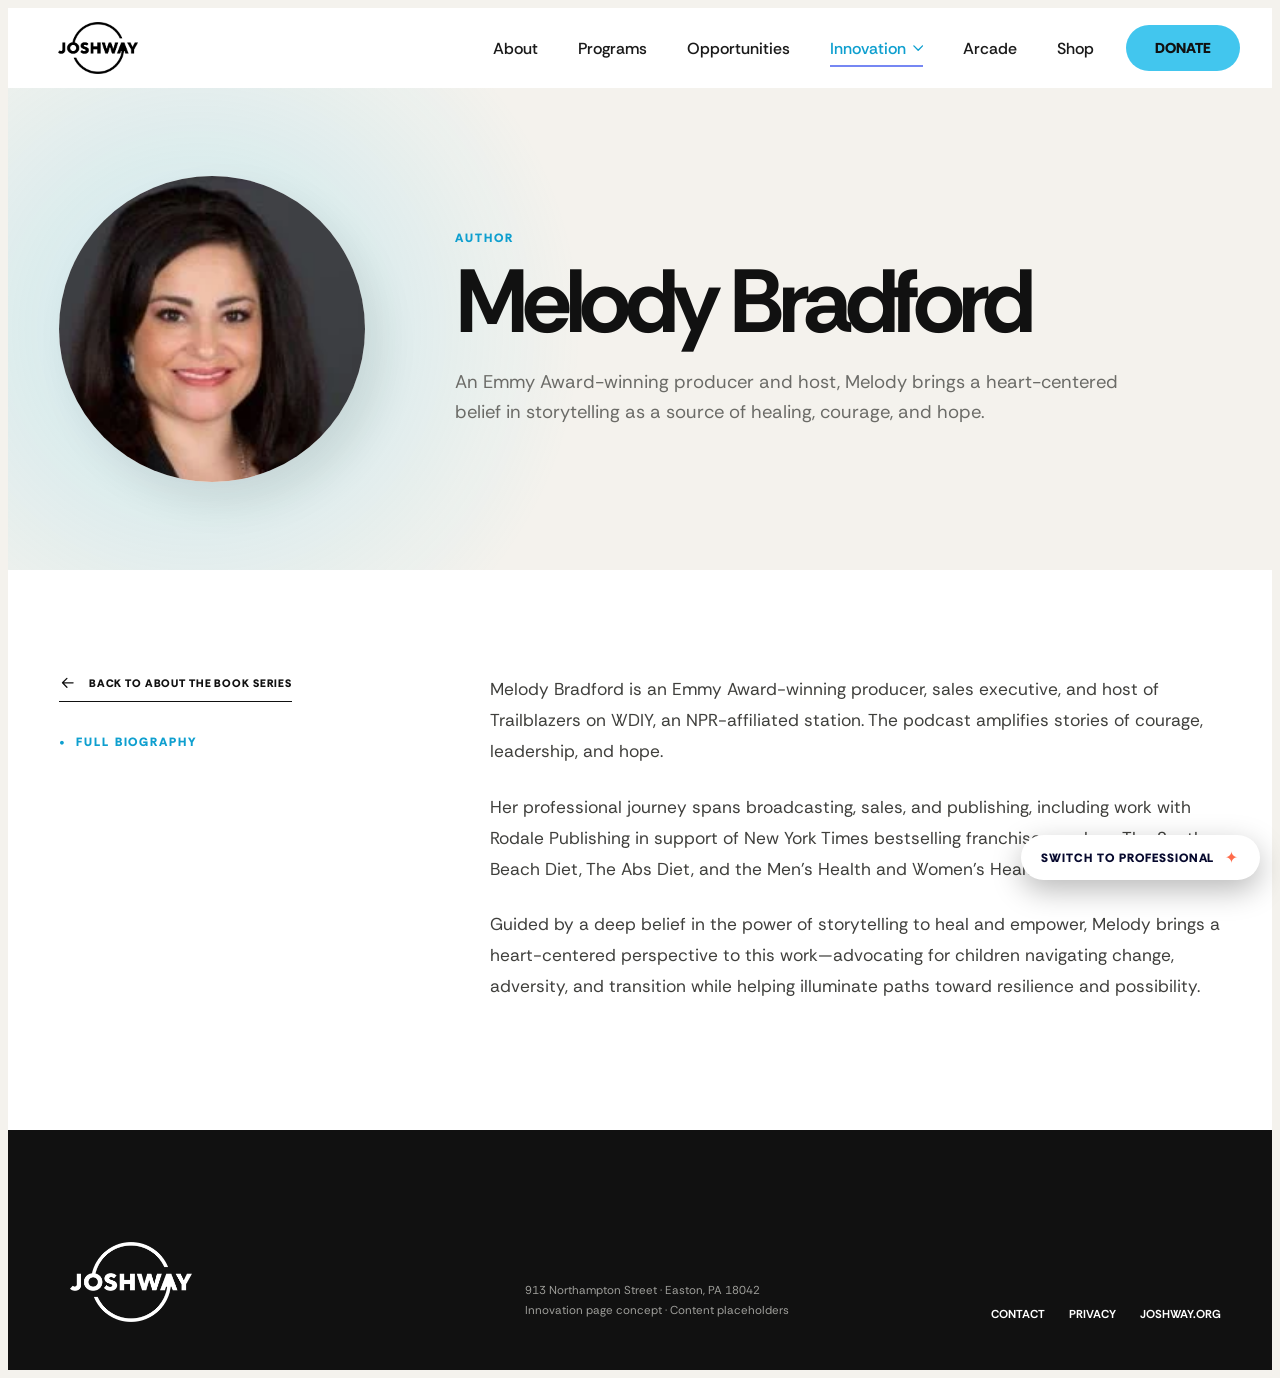
<file: creative/authors/melody-bradford/index.html>
<!doctype html>
<html lang="en">
<head>
<meta charset="UTF-8">
<meta name="viewport" content="width=device-width, initial-scale=1.0">
<title>Melody Bradford · Creative | JOSHWAY</title>
<link rel="icon" type="image/png" href="../../../assets/favicon.png?v=2">
<script src="../../../guard.js"></script>
<link rel="stylesheet" href="../../styles.css">
<script src="../../script.js" defer></script>
</head>
<body data-root="../../../">
<div class="site-shell">
<header class="site-header">
  <a class="brand" href="../../index.html" aria-label="JOSHWAY home"><img src="../../../assets/joshway-logo.png" alt="JOSHWAY"></a>
  <button class="menu-toggle" type="button" aria-expanded="false" aria-controls="site-navigation"><span></span><span></span><span></span><span class="sr-only">Toggle menu</span></button>
  <nav id="site-navigation" class="site-nav" aria-label="Main navigation">
    <a href="#about">About</a><a href="#programs">Programs</a><a href="#opportunities">Opportunities</a>
    <div class="nav-dropdown">
      <button class="nav-dropdown__trigger is-active" type="button" aria-expanded="false" aria-haspopup="true">Innovation <svg aria-hidden="true" viewBox="0 0 12 8"><path d="m1 1 5 5 5-5"/></svg></button>
      <div class="nav-dropdown__menu">
        <a class="" href="../../index.html"><span>Welcome</span><small>Meet the book project</small></a>
        <a class="is-current" href="../../about-the-book-series/index.html"><span>About the Book Series</span><small>Current page</small></a>
        <a class="" href="../../community-impact/index.html"><span>Community Impact</span><small>Voices and outcomes</small></a>
      </div>
    </div>
    <a href="#arcade">Arcade</a><a href="#shop">Shop</a>
    <a class="nav-donate" href="#support">Donate</a>
  </nav>
</header>
<main class="bio-page" id="top">
<section class="bio-page__hero"><div class="bio-page__portrait bio-page__portrait--melody-bradford"><img src="../../../assets/melody-bradford.webp" alt="Melody Bradford, Author"></div>
  <div><div class="series-kicker">Author</div><h1>Melody Bradford</h1><p>An Emmy Award-winning producer and host, Melody brings a heart-centered belief in storytelling as a source of healing, courage, and hope.</p></div></section>
<section class="bio-page__content"><div class="bio-page__sidebar"><a class="bio-page__back" href="../../about-the-book-series/index.html"><svg aria-hidden="true" viewBox="0 0 20 20"><path d="M4 10h11M11 5l5 5-5 5"/></svg> Back to About the Book Series</a><div class="section-label">FULL BIOGRAPHY</div></div>
  <div class="bio-page__body"><p>Melody Bradford is an Emmy Award-winning producer, sales executive, and host of Trailblazers on WDIY, an NPR-affiliated station. The podcast amplifies stories of courage, leadership, and hope.</p><p>Her professional journey spans broadcasting, sales, and publishing, including work with Rodale Publishing in support of New York Times bestselling franchises such as The South Beach Diet, The Abs Diet, and the Men’s Health and Women’s Health brands.</p><p>Guided by a deep belief in the power of storytelling to heal and empower, Melody brings a heart-centered perspective to this work—advocating for children navigating change, adversity, and transition while helping illuminate paths toward resilience and possibility.</p></div></section>
</main>
<footer class="footer">
  <a class="brand brand--footer" href="#top"><img src="../../../assets/joshway-logo.png" alt="JOSHWAY"></a>
  <div class="footer__meta"><p>913 Northampton Street · Easton, PA 18042</p><p>Innovation page concept · Content placeholders</p></div>
  <div class="footer__links"><a href="#contact">Contact</a><a href="#privacy">Privacy</a><a href="https://joshway.org/" target="_blank" rel="noreferrer">joshway.org</a></div>
</footer>
</div>
</body>
</html>
</file>
<file: styles.css>
@import url('https://fonts.googleapis.com/css2?family=Rethink+Sans:wght@400;500;600;700;800&display=swap');

/* Minimal reset (replaces Tailwind's Preflight) */
@layer base {

  *,
  *::before,
  *::after {
    box-sizing: border-box;
  }

  img,
  svg {
    display: block;
    max-width: 100%;
  }

  h1,
  h2,
  h3 {
    font-size: inherit;
    font-weight: inherit;
  }

  button {
    font: inherit;
    color: inherit;
    background: transparent;
    border: 0;
    padding: 0;
    cursor: pointer;
  }

  blockquote,
  figure {
    margin: 0;
  }
}

:root {
  --ink: #111111;
  --paper: #f4f2ed;
  --white: #ffffff;
  --cyan: #42c6ee;
  --cyan-dark: #0e9fcf;
  --muted: #6b6b67;
  --line: #d7d5cf;
  --page-padding: clamp(1.25rem, 4vw, 4rem);
  color: var(--ink);
  background: var(--paper);
  font-family: 'Rethink Sans', sans-serif;
  font-synthesis: none;
  text-rendering: optimizeLegibility;
}

html {
  scroll-behavior: smooth;
}

@layer base {
  body {
    min-width: 20rem;
    min-height: 100vh;
    background: var(--paper);
  }

  a {
    color: inherit;
    text-decoration: none;
  }

  button {
    color: inherit;
  }

  h1,
  h2,
  h3,
  p {
    margin: 0;
  }
}

.sr-only {
  position: absolute;
  width: 1px;
  height: 1px;
  padding: 0;
  margin: -1px;
  overflow: hidden;
  clip: rect(0, 0, 0, 0);
  white-space: nowrap;
  border: 0;
}

.site-shell {
  overflow: hidden;
}

.empty-topic-page {
  min-height: calc(100vh - 5rem);
  background: var(--white);
}

.site-header {
  position: relative;
  z-index: 20;
  min-height: 5.5rem;
  display: flex;
  align-items: center;
  justify-content: space-between;
  padding: 0 var(--page-padding);
  background: var(--white);
  border-bottom: 1px solid rgba(17, 17, 17, 0.12);
}

.brand {
  display: inline-flex;
  align-items: center;
  font-size: 1.45rem;
  font-weight: 800;
  letter-spacing: -0.08em;
}

.brand span {
  color: var(--cyan-dark);
}

.site-nav {
  display: flex;
  align-items: center;
  gap: clamp(1.1rem, 2.2vw, 2.5rem);
  font-size: 0.78rem;
  font-weight: 700;
  text-transform: uppercase;
  letter-spacing: 0.08em;
}

.site-nav>a:not(.nav-donate) {
  position: relative;
  padding: 2.2rem 0;
}

.site-nav>a:not(.nav-donate)::after {
  content: '';
  position: absolute;
  left: 0;
  right: 100%;
  bottom: 1.55rem;
  height: 2px;
  background: var(--cyan-dark);
  transition: right 180ms ease;
}

.site-nav>a:hover::after,
.site-nav>a.is-active::after {
  right: 0;
}

.nav-donate {
  padding: 0.8rem 1.45rem;
  border-radius: 999px;
  background: var(--cyan);
  transition:
    background 180ms ease,
    transform 180ms ease;
}

.nav-donate:hover {
  background: #71d8f7;
  transform: translateY(-2px);
}

.menu-toggle {
  display: none;
}

.hero {
  position: relative;
  min-height: calc(100vh - 5.5rem);
  display: grid;
  grid-template-columns: minmax(0, 1.1fr) minmax(21rem, 0.9fr);
  align-items: center;
  padding: 5rem var(--page-padding);
  background: var(--paper);
  isolation: isolate;
}

.hero__accent {
  position: absolute;
  inset: 0 0 0 auto;
  width: 39%;
  z-index: -2;
  background: var(--cyan);
}

.hero__accent::before {
  content: '';
  position: absolute;
  left: -7.5rem;
  top: 0;
  width: 15rem;
  height: 100%;
  background: var(--cyan);
  clip-path: polygon(50% 0, 100% 0, 50% 100%, 0 100%);
}

.hero__content {
  max-width: 50rem;
}

.eyebrow,
.section-label {
  font-size: 0.75rem;
  font-weight: 800;
  letter-spacing: 0.16em;
  text-transform: uppercase;
}

.eyebrow {
  display: inline-flex;
  align-items: center;
  gap: 0.8rem;
  color: var(--cyan-dark);
}

.eyebrow::before {
  content: '';
  width: 2.5rem;
  height: 2px;
  background: currentColor;
}

.hero h1 {
  margin-top: 1.7rem;
  max-width: 49rem;
  font-size: clamp(3.75rem, 7.6vw, 8.6rem);
  font-weight: 700;
  line-height: 0.83;
  letter-spacing: -0.075em;
}

.hero__intro {
  max-width: 28rem;
  margin-top: 2.25rem;
  color: #3f3f3c;
  font-size: clamp(1.05rem, 1.5vw, 1.25rem);
  line-height: 1.6;
}

.button {
  display: inline-flex;
  align-items: center;
  justify-content: center;
  gap: 1rem;
  margin-top: 2.25rem;
  padding: 1rem 1.4rem;
  font-size: 0.75rem;
  font-weight: 800;
  letter-spacing: 0.09em;
  text-transform: uppercase;
  transition:
    transform 180ms ease,
    background 180ms ease,
    color 180ms ease;
}

.button svg,
.pathway-card a svg {
  width: 1.15rem;
  fill: none;
  stroke: currentColor;
  stroke-linecap: round;
  stroke-linejoin: round;
  stroke-width: 1.5;
  transition: transform 180ms ease;
}

.button:hover,
.pathway-card a:hover {
  transform: translateY(-2px);
}

.button:hover svg,
.pathway-card a:hover svg {
  transform: translateX(0.2rem);
}

.button--dark {
  color: var(--white);
  background: var(--ink);
}

.button--outline {
  margin-top: 0;
  border: 1px solid var(--ink);
}

.button--outline:hover {
  color: var(--white);
  background: var(--ink);
}

.button--light {
  flex: 0 0 auto;
  margin-top: 0;
  color: var(--ink);
  background: var(--white);
}

.hero__book {
  position: relative;
  display: flex;
  justify-content: center;
  padding: 2rem;
}

.book-showcase {
  position: relative;
  width: min(34rem, 88vw);
  aspect-ratio: 1.18;
}

.book-showcase::before {
  content: '';
  position: absolute;
  inset: 13% 8% 5% 12%;
  background: rgba(255, 255, 255, 0.28);
  border-radius: 50%;
  transform: rotate(-8deg);
}

.book-scene {
  position: relative;
  width: min(25rem, 74vw);
  aspect-ratio: 1000 / 928;
  filter: drop-shadow(2.2rem 2.4rem 2.3rem rgba(4, 32, 41, 0.25));
  transform: rotate(5deg);
  transition: transform 450ms cubic-bezier(0.2, 0.8, 0.2, 1);
}

.book-scene:hover {
  transform: rotate(1deg) translateY(-0.6rem);
}

.book-showcase .book-scene {
  position: absolute;
  width: 70%;
}

.book-showcase .book-scene--courage {
  top: 0;
  left: 0;
  z-index: 1;
  aspect-ratio: 1000 / 928;
  transform: rotate(-8deg) translateY(1.5rem);
}

.book-showcase .book-scene--resilience {
  right: 0;
  bottom: 0;
  z-index: 2;
  aspect-ratio: 364 / 370;
  transform: rotate(7deg);
}

.book-showcase .book-scene--courage:hover {
  z-index: 3;
  transform: rotate(-3deg) translate(-0.8rem, -0.5rem);
}

.book-showcase .book-scene--resilience:hover {
  z-index: 3;
  transform: rotate(2deg) translate(0.8rem, -0.7rem);
}

.book {
  position: absolute;
  inset: 0 1.2rem 0 0;
  overflow: hidden;
  background: #d96b62;
  border-radius: 0.18rem 0.55rem 0.55rem 0.18rem;
  box-shadow:
    inset -0.7rem 0 rgba(255, 255, 255, 0.08),
    inset 0.35rem 0 rgba(255, 255, 255, 0.06);
}

.book::after {
  content: '';
  position: absolute;
  top: 0.8rem;
  right: -1rem;
  bottom: 0.8rem;
  width: 1rem;
  background: repeating-linear-gradient(0deg, #f7f1e3 0 3px, #d5cfbf 3px 4px);
  border-radius: 0 0.35rem 0.35rem 0;
  transform: skewY(8deg);
}

.book__cover {
  width: 100%;
  height: 100%;
  display: block;
  object-fit: cover;
}

.hero__index {
  position: absolute;
  right: var(--page-padding);
  bottom: 2rem;
  font-size: 0.7rem;
  font-weight: 800;
  letter-spacing: 0.1em;
}

.hero__index span {
  margin: 0 0.45rem;
  opacity: 0.45;
}

.section {
  padding: 7.5rem var(--page-padding);
}

.section-label {
  color: var(--cyan-dark);
}

.section-label::before {
  content: '●';
  margin-right: 0.6rem;
  font-size: 0.55rem;
  vertical-align: 0.1rem;
}

.intro {
  display: grid;
  grid-template-columns: 0.45fr 1fr 1fr;
  gap: clamp(2rem, 5vw, 6rem);
  background: var(--white);
}

.intro h2,
.section-heading h2,
.mission h2,
.closing h2 {
  font-size: clamp(2.5rem, 4.6vw, 5.4rem);
  font-weight: 600;
  line-height: 0.98;
  letter-spacing: -0.06em;
}

.intro__copy {
  position: relative;
  left: calc(100% + 1rem);
  width: clamp(34rem, 43vw, 44rem);
  max-width: none;
}

.intro__copy h3 {
  margin-bottom: 1.5rem;
  font-size: clamp(1.9rem, 2.6vw, 2.75rem);
  line-height: 1.08;
  letter-spacing: -0.035em;
}

.about-book-heading {
  position: relative;
  left: calc(-100% + 4rem);
  padding-top: 0;
}

.intro__heading h2 {
  font-size: clamp(3.25rem, 5.4vw, 6rem);
}

.about-book-button {
  position: relative;
  left: calc(-100% + 4rem);
  padding: 1.15rem 2.25rem;
  color: var(--ink);
  background: var(--cyan);
  border-color: var(--cyan);
  font-size: 0.88rem;
}

.about-book-paragraph {
  position: relative;
  left: calc(-100% + 4rem);
  font-size: 1.1rem;
}

.book-description {
  display: grid;
  gap: 1.4rem;
  color: #3f3f3c;
  line-height: 1.7;
}

.book-description p+p {
  position: relative;
  padding-top: 1.4rem;
  border-top: 0;
}

.book-description p+p::before {
  content: '';
  position: absolute;
  top: 0;
  left: 0;
  width: 38%;
  height: 1px;
  background: var(--line);
}

.book-description strong {
  color: var(--ink);
  font-weight: 800;
}

.about-book-title-inline,
.about-book-impact-line {
  font-size: 1.08em;
}

.book-series-image-slot {
  aspect-ratio: 4 / 5;
  margin-top: 2.5rem;
  overflow: hidden;
  background: var(--paper);
}

.book-series-image-slot img {
  width: 100%;
  height: 100%;
  display: block;
  object-fit: cover;
  object-position: center;
}

.hero-innovation-label {
  font-size: 1rem;
}

.hero-project-button:hover {
  color: var(--ink);
  background: var(--cyan);
}

.text-lines {
  display: grid;
  gap: 0.72rem;
}

.text-lines span {
  display: block;
  height: 0.62rem;
  border-radius: 999px;
  background: #d6d5d0;
}

.text-lines span:nth-child(2n) {
  width: 91%;
}

.text-lines span:last-child {
  width: 62%;
}

.text-lines--light span {
  background: rgba(255, 255, 255, 0.24);
}

.intro__actions {
  display: flex;
  align-items: center;
  gap: 1.5rem;
  margin-top: 2rem;
}

.intro__actions span {
  max-width: 12rem;
  color: var(--muted);
  font-size: 0.75rem;
  line-height: 1.5;
}

.testimonials {
  background: var(--paper);
}

.section-heading {
  display: flex;
  align-items: end;
  justify-content: space-between;
  gap: 3rem;
  margin-top: 1.5rem;
}

.section-heading h2 {
  max-width: 48rem;
}

.section-heading>p {
  max-width: 22rem;
  padding-bottom: 0.5rem;
  color: var(--muted);
  line-height: 1.6;
}

.quote-grid {
  display: grid;
  grid-template-columns: repeat(3, 1fr);
  margin-top: 4.5rem;
  border-top: 1px solid var(--ink);
  border-bottom: 1px solid var(--ink);
}

.quote-card {
  min-height: 24rem;
  padding: 2rem;
  border-right: 1px solid var(--ink);
}

.quote-card:last-child {
  border-right: 0;
}

.quote-card__top {
  display: flex;
  align-items: start;
  justify-content: space-between;
  font-size: 0.7rem;
  font-weight: 800;
}

.quote-mark {
  color: var(--cyan-dark);
  font-size: 4.5rem;
  font-weight: 600;
  line-height: 0.5;
}

.quote-card h3 {
  margin: 3.5rem 0 1.5rem;
  font-size: 1.3rem;
}

.typing-heading>span {
  display: inline;
}

.typing-heading--active>span::after {
  content: '';
  width: 2px;
  height: 1em;
  display: inline-block;
  margin-left: 0.2rem;
  background: var(--cyan-dark);
  vertical-align: -0.12em;
  animation: typing-caret 700ms steps(1, end) infinite;
}

@keyframes typing-caret {
  50% {
    opacity: 0;
  }
}

.quote-card__attribution {
  display: flex;
  align-items: center;
  gap: 0.75rem;
  margin-top: 2.75rem;
  color: var(--muted);
  font-size: 0.63rem;
  font-weight: 800;
  letter-spacing: 0.12em;
}

.quote-card__attribution span {
  width: 1.8rem;
  height: 1px;
  background: currentColor;
}

.testimonials__buy {
  display: flex;
  justify-content: center;
  margin-top: 2.5rem;
}

.testimonials__buy .button {
  min-width: 10rem;
  margin-top: 0;
}

.mission {
  display: grid;
  grid-template-columns: 1.2fr 0.8fr;
  gap: clamp(3rem, 8vw, 9rem);
  color: var(--white);
  background: var(--ink);
}

.section-label--light {
  color: var(--cyan);
}

.mission h2 {
  max-width: 48rem;
  margin-top: 1.5rem;
}

.mission__content>p {
  max-width: 42rem;
  margin: 2rem 0;
  color: #c4c4c0;
  font-size: 1.05rem;
  line-height: 1.65;
}

.mission__aside {
  display: flex;
  flex-direction: column;
  justify-content: space-between;
  min-height: 28rem;
  padding: 2rem;
  color: var(--ink);
  background: var(--cyan);
}

.mission__number {
  align-self: flex-end;
  font-size: 0.7rem;
  font-weight: 800;
}

.mission__statement>span {
  font-size: 0.7rem;
  font-weight: 800;
  letter-spacing: 0.13em;
}

.mission__statement div {
  height: 1.4rem;
  margin-top: 0.8rem;
  background: rgba(17, 17, 17, 0.14);
}

.mission__statement div:nth-child(3) {
  width: 84%;
}

.mission__statement div:last-child {
  width: 55%;
}

.pathways {
  background: var(--white);
}

.section-heading--wide>p {
  max-width: 28rem;
}

.pathway-grid {
  display: grid;
  grid-template-columns: repeat(3, 1fr);
  margin-top: 4.5rem;
}

.pathway-card {
  min-height: 31rem;
  display: flex;
  flex-direction: column;
  justify-content: space-between;
  padding: 2rem;
}

.pathway-card--cyan {
  background: var(--cyan);
}

.pathway-card--paper {
  background: var(--paper);
}

.pathway-card--dark {
  color: var(--white);
  background: var(--ink);
}

.pathway-card__number {
  align-self: flex-end;
  font-size: 0.7rem;
  font-weight: 800;
}

.pathway-card__eyebrow {
  margin-bottom: 1.1rem;
  font-size: 0.67rem;
  font-weight: 800;
  letter-spacing: 0.13em;
}

.pathway-card h3 {
  max-width: 21rem;
  margin-bottom: 1.6rem;
  font-size: clamp(1.7rem, 2.5vw, 2.7rem);
  line-height: 1;
  letter-spacing: -0.04em;
}

.pathway-card__description {
  max-width: 24rem;
  color: inherit;
  font-size: 0.96rem;
  line-height: 1.65;
  opacity: 0.78;
}

.pathway-card a {
  display: flex;
  align-items: center;
  justify-content: space-between;
  padding-top: 1.25rem;
  border-top: 1px solid currentColor;
  font-size: 0.72rem;
  font-weight: 800;
  letter-spacing: 0.1em;
  text-transform: uppercase;
  transition: transform 180ms ease;
}

.pathway-actions {
  display: grid;
  grid-template-columns: 1fr 1fr;
  gap: 1rem;
  align-items: start;
}

.pathway-action-coming-soon {
  display: grid;
  gap: 0.45rem;
}

.pathway-card .pathway-action {
  min-height: 3.2rem;
  display: flex;
  align-items: flex-start;
  justify-content: space-between;
  padding-top: 1rem;
  border-top: 1px solid currentColor;
  font-size: 0.67rem;
  font-weight: 800;
  letter-spacing: 0.08em;
  line-height: 1.25;
  text-transform: uppercase;
}

.pathway-action--disabled {
  color: #9b9b96;
  cursor: not-allowed;
}

.pathway-action-coming-soon small {
  color: #8a8a85;
  font-size: 0.65rem;
  font-weight: 700;
  letter-spacing: 0.08em;
  text-transform: uppercase;
}

.closing {
  display: flex;
  align-items: center;
  justify-content: space-between;
  gap: 3rem;
  padding: 5.5rem var(--page-padding);
  color: var(--white);
  background: var(--cyan-dark);
}

.closing .eyebrow {
  color: var(--white);
}

.closing h2 {
  max-width: 52rem;
  margin-top: 1rem;
}

.footer {
  min-height: 15rem;
  display: grid;
  grid-template-columns: 1fr 1fr auto;
  align-items: end;
  gap: 2rem;
  padding: 3rem var(--page-padding);
  color: var(--white);
  background: var(--ink);
}

.brand--footer {
  font-size: 2rem;
}

.footer__meta {
  color: #9f9f9b;
  font-size: 0.72rem;
  line-height: 1.8;
}

.footer__links {
  display: flex;
  gap: 1.5rem;
  font-size: 0.72rem;
  font-weight: 700;
  text-transform: uppercase;
}

.footer__links a:hover {
  color: var(--cyan);
}

@media (max-width: 900px) {
  .site-header {
    min-height: 4.6rem;
  }

  .menu-toggle {
    width: 2.5rem;
    height: 2.5rem;
    display: grid;
    place-content: center;
    gap: 0.28rem;
    padding: 0;
    border: 0;
    background: transparent;
  }

  .menu-toggle>span:not(.sr-only) {
    width: 1.5rem;
    height: 2px;
    background: var(--ink);
  }

  .site-nav {
    position: absolute;
    top: 100%;
    left: 0;
    right: 0;
    max-height: 0;
    display: flex;
    flex-direction: column;
    align-items: stretch;
    gap: 0;
    overflow: hidden;
    background: var(--white);
    opacity: 0;
    transition:
      max-height 300ms ease,
      opacity 200ms ease;
  }

  .site-nav--open {
    max-height: 36rem;
    padding: 1rem var(--page-padding) 1.5rem;
    border-bottom: 1px solid var(--line);
    opacity: 1;
  }

  .site-nav>a:not(.nav-donate) {
    padding: 1rem 0;
    border-bottom: 1px solid var(--line);
  }

  .site-nav>a:not(.nav-donate)::after {
    display: none;
  }

  .nav-donate {
    margin-top: 1rem;
    text-align: center;
  }

  .hero {
    min-height: auto;
    grid-template-columns: 1fr;
    padding-top: 4rem;
  }

  .hero__accent {
    inset: auto 0 0;
    width: 100%;
    height: 36%;
  }

  .hero__accent::before {
    display: none;
  }

  .hero__book {
    margin-top: 3rem;
  }

  .hero__index {
    color: var(--ink);
  }

  .intro {
    grid-template-columns: 1fr;
  }

  .quote-grid,
  .pathway-grid {
    grid-template-columns: 1fr;
  }

  .quote-card {
    min-height: 21rem;
    border-right: 0;
    border-bottom: 1px solid var(--ink);
  }

  .quote-card:last-child {
    border-bottom: 0;
  }

  .mission {
    grid-template-columns: 1fr;
  }

  .pathway-card {
    min-height: 25rem;
  }

  .footer {
    grid-template-columns: 1fr 1fr;
  }

  .footer__links {
    grid-column: 1 / -1;
  }
}

@media (max-width: 600px) {
  .section {
    padding-top: 5rem;
    padding-bottom: 5rem;
  }

  .hero {
    padding-top: 3.5rem;
    padding-bottom: 4.5rem;
  }

  .hero h1 {
    font-size: clamp(3.5rem, 17vw, 5.2rem);
  }

  .hero__intro {
    font-size: 1rem;
  }

  .hero__book {
    padding-inline: 0;
  }

  .section-heading,
  .intro__actions,
  .closing {
    align-items: flex-start;
    flex-direction: column;
  }

  .intro__actions span {
    max-width: none;
  }

  .section-heading>p {
    max-width: none;
  }

  .quote-grid,
  .pathway-grid {
    margin-top: 3rem;
  }

  .mission__aside {
    min-height: 23rem;
  }

  .closing {
    padding-top: 4.5rem;
    padding-bottom: 4.5rem;
  }

  .footer {
    grid-template-columns: 1fr;
    align-items: start;
  }

  .footer__links {
    grid-column: auto;
    flex-wrap: wrap;
  }
}

@media (prefers-reduced-motion: reduce) {
  html {
    scroll-behavior: auto;
  }

  *,
  *::before,
  *::after {
    transition-duration: 0.01ms !important;
  }
}

/* About the Book Series */
.series-page {
  background: var(--white);
}

.series-hero {
  min-height: 40rem;
  display: grid;
  grid-template-columns: minmax(0, 0.9fr) minmax(28rem, 1.1fr);
  align-items: center;
  gap: clamp(3rem, 7vw, 8rem);
  padding: 5.5rem var(--page-padding);
  background:
    radial-gradient(circle at 12% 12%, rgba(66, 198, 238, 0.18), transparent 25rem),
    var(--paper);
}

.series-kicker {
  color: var(--cyan-dark);
  font-size: 0.75rem;
  font-weight: 800;
  letter-spacing: 0.16em;
  text-transform: uppercase;
}

.series-hero h1 {
  max-width: 45rem;
  margin-top: 1.4rem;
  font-size: clamp(4rem, 7vw, 7.4rem);
  font-weight: 700;
  line-height: 0.88;
  letter-spacing: -0.07em;
}

.series-hero__copy>p {
  max-width: 35rem;
  margin-top: 2rem;
  color: #4d4d49;
  font-size: clamp(1.1rem, 1.6vw, 1.35rem);
  line-height: 1.55;
}

.series-hero__visual {
  position: relative;
  min-height: 33rem;
}

.series-hero__photo {
  width: 78%;
  height: 31rem;
  display: block;
  margin-left: auto;
  object-fit: cover;
  object-position: center 45%;
  filter: saturate(0.88);
}

.series-hero__cover {
  position: absolute;
  left: 0;
  bottom: -1.5rem;
  width: min(18rem, 42%);
  aspect-ratio: 1.08;
  object-fit: cover;
  border: 0.5rem solid var(--white);
  box-shadow: 1.5rem 1.5rem 3rem rgba(0, 0, 0, 0.18);
  transform: rotate(-4deg);
}

.series-hero__caption {
  position: absolute;
  right: 0;
  bottom: -2.5rem;
  max-width: 13rem;
  padding-top: 0.8rem;
  color: var(--muted);
  border-top: 1px solid var(--ink);
  font-size: 0.7rem;
  font-weight: 700;
  line-height: 1.4;
  text-transform: uppercase;
  letter-spacing: 0.1em;
}

.series-section {
  padding: 7.5rem var(--page-padding);
}

.series-section__heading {
  max-width: 62rem;
}

.series-section__heading h2,
.series-cta h2 {
  margin-top: 1rem;
  font-size: clamp(2.8rem, 5vw, 5.5rem);
  font-weight: 650;
  line-height: 0.98;
  letter-spacing: -0.06em;
}

.series-section__heading>p {
  max-width: 42rem;
  margin-top: 1.5rem;
  color: var(--muted);
  font-size: 1.05rem;
  line-height: 1.7;
}

.series-purpose {
  background: var(--white);
}

.series-purpose__grid {
  display: grid;
  grid-template-columns: repeat(3, 1fr);
  margin-top: 4.5rem;
  border-top: 1px solid var(--ink);
  border-bottom: 1px solid var(--ink);
}

.series-purpose__card {
  min-height: 25rem;
  padding: 2rem;
  border-right: 1px solid var(--ink);
}

.series-purpose__card:last-child {
  border-right: 0;
}

.series-purpose__icon {
  width: 3.5rem;
  height: 3.5rem;
  display: grid;
  place-items: center;
  margin-bottom: 2rem;
  background: var(--cyan);
  border-radius: 50%;
}

.series-purpose__icon svg {
  width: 1.8rem;
  fill: none;
  stroke: var(--ink);
  stroke-linecap: round;
  stroke-linejoin: round;
  stroke-width: 1.5;
}

.series-purpose__card>span,
.series-theme__number {
  font-size: 0.7rem;
  font-weight: 800;
}

.series-purpose__card h3 {
  margin-top: 3rem;
  font-size: clamp(1.6rem, 2.3vw, 2.5rem);
  line-height: 1.05;
  letter-spacing: -0.04em;
}

.series-purpose__card p {
  margin-top: 1rem;
  color: var(--muted);
  line-height: 1.65;
}

.series-themes {
  color: var(--white);
  background: var(--ink);
}

.series-section__heading--light>p {
  color: #b7b7b3;
}

.series-themes__grid {
  display: grid;
  grid-template-columns: 1fr 1fr;
  gap: 1.5rem;
  margin-top: 4rem;
}

.series-theme {
  min-height: 36rem;
  display: flex;
  flex-direction: column;
  justify-content: space-between;
  padding: clamp(2rem, 4vw, 4rem);
  color: var(--ink);
}

.series-theme--courage {
  background: var(--cyan);
}

.series-theme--resilience {
  background: var(--violet);
}

.series-theme__number {
  align-self: flex-end;
}

.series-theme__eyebrow {
  margin-bottom: 1rem;
  font-size: 0.7rem;
  font-weight: 800;
  letter-spacing: 0.13em;
}

.series-theme h3 {
  max-width: 28rem;
  font-size: clamp(2.3rem, 4vw, 4.5rem);
  line-height: 0.95;
  letter-spacing: -0.055em;
}

.series-theme div>p:last-child {
  max-width: 31rem;
  margin-top: 1.5rem;
  font-size: 1.05rem;
  line-height: 1.65;
}

.series-theme blockquote {
  margin: 3rem 0 0;
  padding-top: 1.25rem;
  border-top: 1px solid currentColor;
  font-size: 0.9rem;
  font-style: italic;
  line-height: 1.5;
}

.series-library {
  background: var(--paper);
}

.bookshelf {
  display: grid;
  grid-template-columns: minmax(23rem, 0.8fr) minmax(32rem, 1.2fr);
  gap: clamp(3rem, 7vw, 8rem);
  align-items: center;
  margin-top: 5rem;
}

.bookshelf__case {
  padding: 4rem 2rem 0;
  background: #ece9e1;
  border: 1px solid #d5d0c5;
}

.bookshelf__books {
  min-height: 26rem;
  display: flex;
  align-items: flex-end;
  justify-content: center;
  gap: 0.55rem;
}

.bookshelf__spine {
  width: clamp(4rem, 5.5vw, 5.7rem);
  height: 22rem;
  display: flex;
  flex-direction: column;
  align-items: center;
  justify-content: space-between;
  padding: 1.2rem 0.65rem;
  color: var(--ink);
  border: 0;
  border-radius: 0.2rem 0.2rem 0 0;
  box-shadow: inset -0.45rem 0 rgba(0, 0, 0, 0.09);
  cursor: pointer;
  transform-origin: bottom;
  transition:
    transform 260ms cubic-bezier(0.2, 0.8, 0.2, 1),
    filter 180ms ease;
}

.bookshelf__spine:hover,
.bookshelf__spine:focus-visible {
  outline: none;
  filter: saturate(1.12);
  transform: translateY(-2.25rem) rotate(-1deg);
}

.bookshelf__spine.is-active {
  box-shadow:
    inset -0.45rem 0 rgba(0, 0, 0, 0.09),
    inset 0 0 0 2px var(--ink);
}

.bookshelf__spine--coral {
  background: #db786d;
}

.bookshelf__spine--blue {
  height: 24rem;
  background: var(--cyan);
}

.bookshelf__spine--violet {
  height: 20rem;
  background: var(--violet);
}

.bookshelf__spine--gold {
  height: 23rem;
  background: #efbd58;
}

.bookshelf__spine>span {
  font-size: 0.65rem;
  font-weight: 800;
}

.bookshelf__spine strong {
  writing-mode: vertical-rl;
  transform: rotate(180deg);
  font-size: 0.76rem;
  line-height: 1.15;
  letter-spacing: 0.04em;
  text-align: left;
}

.bookshelf__board {
  height: 1.8rem;
  margin: 0 -2.8rem;
  background: #5b4433;
  border-top: 0.35rem solid #755945;
  box-shadow: 0 1rem 1.5rem rgba(50, 34, 24, 0.25);
}

.book-detail {
  display: grid;
  grid-template-columns: minmax(14rem, 0.75fr) 1fr;
  gap: clamp(2rem, 4vw, 4rem);
  align-items: center;
}

.book-detail__cover {
  aspect-ratio: 0.76;
  display: flex;
  flex-direction: column;
  justify-content: space-between;
  padding: 1.6rem;
  background: #db786d;
  box-shadow: 1.5rem 1.7rem 2.5rem rgba(0, 0, 0, 0.2);
  transform: rotate(2deg);
}

.book-detail--blue .book-detail__cover {
  background: var(--cyan);
}

.book-detail--violet .book-detail__cover {
  background: var(--violet);
}

.book-detail--gold .book-detail__cover {
  background: #efbd58;
}

.book-detail__cover img {
  width: calc(100% + 3.2rem);
  height: calc(100% + 3.2rem);
  margin: -1.6rem;
  object-fit: cover;
}

.book-detail__cover>span,
.book-detail__cover>small {
  font-size: 0.6rem;
  font-weight: 800;
  letter-spacing: 0.14em;
}

.book-detail__cover>strong {
  font-size: clamp(1.6rem, 2.5vw, 2.8rem);
  line-height: 0.95;
  letter-spacing: -0.04em;
}

.book-detail__copy>span,
.book-detail__copy>small {
  color: var(--cyan-dark);
  font-size: 0.67rem;
  font-weight: 800;
  letter-spacing: 0.13em;
  text-transform: uppercase;
}

.book-detail__copy h3 {
  margin-top: 1rem;
  font-size: clamp(2rem, 3.4vw, 3.8rem);
  line-height: 0.98;
  letter-spacing: -0.055em;
}

.book-detail__copy p {
  margin: 1.5rem 0;
  color: var(--muted);
  line-height: 1.7;
}

.book-detail__buy {
  display: flex;
  align-items: center;
  justify-content: space-between;
  gap: 1.5rem;
  margin-top: 1.5rem;
  padding: 1rem 1.25rem;
  color: var(--ink);
  background: var(--cyan);
  font-size: 0.7rem;
  font-weight: 800;
  letter-spacing: 0.09em;
  text-transform: uppercase;
  transition:
    background 180ms ease,
    transform 180ms ease;
}

.book-detail__buy:hover {
  background: var(--white);
  transform: translateY(-2px);
}

.book-detail__buy svg {
  width: 1.1rem;
  fill: none;
  stroke: currentColor;
  stroke-linecap: round;
  stroke-linejoin: round;
  stroke-width: 1.5;
}

.series-authors {
  background: var(--white);
}

.series-authors__grid {
  display: grid;
  grid-template-columns: repeat(3, 1fr);
  gap: 1.5rem;
  margin-top: 4.5rem;
}

.author-card {
  padding: 2rem;
  background: var(--paper);
}

.author-card__portrait {
  width: min(13rem, 75%);
  aspect-ratio: 1;
  display: grid;
  place-items: center;
  margin-bottom: 2rem;
  color: var(--cyan-dark);
  background:
    radial-gradient(circle, rgba(66, 198, 238, 0.25), transparent 62%),
    #deddd8;
  border-radius: 50%;
  font-size: 2.5rem;
  font-weight: 800;
  overflow: hidden;
}

.author-card__portrait img,
.bio-page__portrait img {
  width: 100%;
  height: 100%;
  display: block;
  object-fit: cover;
}

.author-card__portrait--melody-bradford img,
.bio-page__portrait--melody-bradford img {
  object-position: center 20%;
}

.author-card__portrait--maggie-isamoyer img,
.bio-page__portrait--maggie-isamoyer img {
  object-position: 67% center;
}

.author-card p {
  color: var(--cyan-dark);
  font-size: 0.7rem;
  font-weight: 800;
  letter-spacing: 0.13em;
  text-transform: uppercase;
}

.author-card h3 {
  margin: 0.55rem 0 1rem;
  font-size: 1.55rem;
  line-height: 1.1;
}

.author-card div:last-child>span {
  color: var(--muted);
  line-height: 1.6;
}

.author-card__link {
  display: flex;
  align-items: center;
  justify-content: space-between;
  gap: 1rem;
  margin-top: 1.5rem;
  padding-top: 1rem;
  border-top: 1px solid var(--line);
  font-size: 0.68rem;
  font-weight: 800;
  letter-spacing: 0.09em;
  text-transform: uppercase;
  transition: color 180ms ease;
}

.author-card__link:hover {
  color: var(--cyan-dark);
}

.author-card__link svg,
.bio-page__body a svg {
  width: 1.1rem;
  fill: none;
  stroke: currentColor;
  stroke-linecap: round;
  stroke-linejoin: round;
  stroke-width: 1.5;
}

.series-cta {
  display: grid;
  grid-template-columns: minmax(0, 1.2fr) auto;
  align-items: end;
  gap: 4rem;
  padding: 6.5rem var(--page-padding);
  background: var(--cyan);
}

.series-cta h2 {
  max-width: 55rem;
}

.series-cta>div:first-child>p {
  max-width: 45rem;
  margin-top: 1.5rem;
  line-height: 1.65;
}

.series-cta__actions {
  display: flex;
  flex-direction: column;
  align-items: stretch;
  gap: 1rem;
}

.series-cta__actions .button {
  margin-top: 0;
}

.series-cta__actions>a:last-child {
  display: flex;
  align-items: center;
  justify-content: space-between;
  gap: 1.5rem;
  padding: 0.75rem 0;
  border-bottom: 1px solid currentColor;
  font-size: 0.72rem;
  font-weight: 800;
  letter-spacing: 0.08em;
  text-transform: uppercase;
}

.series-cta__actions>a:last-child svg {
  width: 1.1rem;
  fill: none;
  stroke: currentColor;
  stroke-width: 1.5;
}

@media (max-width: 1000px) {
  .series-hero {
    grid-template-columns: 1fr 1fr;
  }

  .bookshelf {
    grid-template-columns: 1fr;
  }

  .bookshelf__case {
    max-width: 38rem;
  }

  .book-detail {
    max-width: 50rem;
  }
}

@media (max-width: 760px) {
  .series-hero {
    min-height: auto;
    grid-template-columns: 1fr;
    padding-top: 4rem;
    padding-bottom: 5.5rem;
  }

  .series-hero h1 {
    font-size: clamp(3.6rem, 17vw, 5.5rem);
  }

  .series-hero__visual {
    min-height: 29rem;
  }

  .series-hero__photo {
    width: 86%;
    height: 27rem;
  }

  .series-section {
    padding-top: 5rem;
    padding-bottom: 5rem;
  }

  .series-purpose__grid,
  .series-themes__grid,
  .series-authors__grid {
    grid-template-columns: 1fr;
  }

  .series-purpose__card {
    min-height: 21rem;
    border-right: 0;
    border-bottom: 1px solid var(--ink);
  }

  .series-purpose__card:last-child {
    border-bottom: 0;
  }

  .series-theme {
    min-height: 31rem;
  }

  .bookshelf {
    grid-template-columns: 1fr;
    margin-top: 3.5rem;
  }

  .bookshelf__case {
    padding-inline: 1rem;
  }

  .bookshelf__books {
    min-height: 22rem;
    justify-content: flex-start;
    overflow-x: auto;
  }

  .bookshelf__spine {
    flex: 0 0 4.4rem;
  }

  .book-detail {
    grid-template-columns: 0.75fr 1fr;
  }

  .series-cta {
    grid-template-columns: 1fr;
    align-items: start;
    padding-top: 5rem;
    padding-bottom: 5rem;
  }

  .series-cta__actions {
    width: min(100%, 22rem);
  }
}

@media (max-width: 520px) {
  .series-hero__visual {
    min-height: 24rem;
  }

  .series-hero__photo {
    width: 90%;
    height: 22rem;
  }

  .series-hero__cover {
    width: 45%;
  }

  .series-hero__caption {
    display: none;
  }

  .book-detail {
    grid-template-columns: 1fr;
  }

  .book-detail__cover {
    width: min(15rem, 75%);
  }
}

/* Author biographies */
.bio-page {
  min-height: calc(100vh - 5rem);
  background: var(--white);
}

.bio-page__hero {
  display: grid;
  grid-template-columns: minmax(15rem, 0.4fr) minmax(0, 1fr);
  align-items: center;
  gap: clamp(3rem, 7vw, 8rem);
  padding: 5.5rem var(--page-padding);
  background:
    radial-gradient(circle at 15% 50%, rgba(66, 198, 238, 0.24), transparent 24rem),
    var(--paper);
}

.bio-page__portrait {
  width: min(22rem, 100%);
  aspect-ratio: 1;
  display: grid;
  place-items: center;
  color: var(--cyan-dark);
  background: var(--white);
  border-radius: 50%;
  box-shadow: 1rem 1.25rem 2.5rem rgba(0, 0, 0, 0.09);
  font-size: clamp(3rem, 7vw, 6rem);
  font-weight: 800;
  overflow: hidden;
}

.bio-page__hero h1 {
  margin-top: 1rem;
  font-size: clamp(3.8rem, 7vw, 7.5rem);
  font-weight: 700;
  line-height: 0.9;
  letter-spacing: -0.07em;
}

.bio-page__hero p {
  max-width: 42rem;
  margin-top: 1.5rem;
  color: var(--muted);
  font-size: 1.15rem;
  line-height: 1.65;
}

.bio-page__content {
  display: grid;
  grid-template-columns: 0.45fr 1fr;
  gap: clamp(3rem, 8vw, 10rem);
  padding: 6.5rem var(--page-padding);
}

.bio-page__body {
  max-width: 48rem;
}

.bio-page__sidebar {
  display: flex;
  flex-direction: column;
  align-items: flex-start;
  gap: 2rem;
}

.bio-page__back {
  display: inline-flex;
  align-items: center;
  gap: 0.75rem;
  padding-bottom: 0.6rem;
  border-bottom: 1px solid currentColor;
  font-size: 0.68rem;
  font-weight: 800;
  letter-spacing: 0.08em;
  text-transform: uppercase;
  transition: color 180ms ease;
}

.bio-page__back:hover {
  color: var(--cyan-dark);
}

.bio-page__back svg {
  width: 1.1rem;
  fill: none;
  stroke: currentColor;
  stroke-linecap: round;
  stroke-linejoin: round;
  stroke-width: 1.5;
  transform: rotate(180deg);
}

.bio-page__body p {
  margin-bottom: 1.5rem;
  color: #3f3f3c;
  font-size: 1.08rem;
  line-height: 1.8;
}

.bio-page__body a {
  display: inline-flex;
  align-items: center;
  gap: 1.5rem;
  margin-top: 1rem;
  padding: 1rem 1.4rem;
  color: var(--ink);
  background: var(--cyan);
  font-size: 0.7rem;
  font-weight: 800;
  letter-spacing: 0.09em;
  text-transform: uppercase;
}

@media (max-width: 700px) {

  .bio-page__hero,
  .bio-page__content {
    grid-template-columns: 1fr;
  }

  .bio-page__portrait {
    width: min(15rem, 65vw);
  }

  .bio-page__content {
    padding-top: 4.5rem;
    padding-bottom: 4.5rem;
  }
}

/* Community Impact */
.impact-page {
  min-height: calc(100svh - 5rem);
  display: grid;
  grid-template-columns: minmax(0, 1.05fr) minmax(31rem, 0.95fr);
  background: var(--white);
}

.impact-page__image {
  position: relative;
  min-height: calc(100svh - 5rem);
  overflow: hidden;
  background: #eebda9;
}

.impact-page__image::after {
  content: '';
  position: absolute;
  inset: 0;
  background: linear-gradient(180deg, transparent 58%, rgba(17, 17, 17, 0.72) 100%);
  pointer-events: none;
}

.impact-page__image>img {
  width: 100%;
  height: 100%;
  display: block;
  object-fit: cover;
  object-position: center;
}

.impact-page__image-label {
  position: absolute;
  z-index: 1;
  right: 2.5rem;
  bottom: 2.25rem;
  left: 2.5rem;
  display: flex;
  align-items: end;
  justify-content: space-between;
  gap: 2rem;
  color: var(--white);
}

.impact-page__image-label span {
  font-size: 0.68rem;
  font-weight: 800;
  letter-spacing: 0.15em;
}

.impact-page__image-label strong {
  max-width: 16rem;
  font-size: 1.1rem;
  line-height: 1.15;
  text-align: right;
}

.impact-page__content {
  min-height: calc(100svh - 5rem);
  display: flex;
  flex-direction: column;
  justify-content: space-between;
  gap: 2rem;
  padding: clamp(2.5rem, 5vh, 4.5rem) clamp(2.5rem, 4vw, 5rem);
}

.impact-page__content h1 {
  max-width: 44rem;
  margin-top: 1rem;
  font-size: clamp(3rem, 4.7vw, 5.5rem);
  font-weight: 700;
  line-height: 0.92;
  letter-spacing: -0.065em;
}

.impact-page__content>div:first-child>p {
  max-width: 38rem;
  margin-top: 1.4rem;
  color: var(--muted);
  font-size: clamp(0.95rem, 1.2vw, 1.08rem);
  line-height: 1.6;
}

.impact-testimonial {
  border-top: 1px solid var(--ink);
}

.impact-testimonial__tabs {
  display: grid;
  grid-template-columns: repeat(3, 1fr);
}

.impact-testimonial__tabs button {
  padding: 0.9rem 0.5rem;
  color: var(--muted);
  background: transparent;
  border: 0;
  border-right: 1px solid var(--line);
  border-bottom: 1px solid var(--line);
  font-size: 0.7rem;
  font-weight: 800;
  letter-spacing: 0.08em;
  text-transform: uppercase;
  cursor: pointer;
  transition:
    color 180ms ease,
    background 180ms ease;
}

.impact-testimonial__tabs button:last-child {
  border-right: 0;
}

.impact-testimonial__tabs button:hover,
.impact-testimonial__tabs button.is-active {
  color: var(--ink);
  background: var(--cyan);
}

.impact-testimonial__quote {
  position: relative;
  min-height: 14rem;
  display: flex;
  flex-direction: column;
  justify-content: space-between;
  padding: 1.6rem 0 0;
}

.impact-testimonial__mark {
  position: absolute;
  top: 1rem;
  right: 0;
  color: var(--cyan);
  font-size: 5rem;
  font-weight: 700;
  line-height: 0.8;
}

.impact-testimonial blockquote {
  max-width: 38rem;
  margin: 0;
  padding-right: 3rem;
  font-size: clamp(1.25rem, 2.1vw, 2rem);
  font-weight: 600;
  line-height: 1.28;
  letter-spacing: -0.025em;
}

.impact-testimonial__quote>div {
  display: flex;
  align-items: end;
  justify-content: space-between;
  gap: 2rem;
  padding-top: 1.2rem;
  border-top: 1px solid var(--line);
}

.impact-testimonial__quote strong {
  color: var(--cyan-dark);
  font-size: 0.63rem;
  letter-spacing: 0.11em;
}

.impact-testimonial__quote small {
  max-width: 18rem;
  color: var(--muted);
  font-size: 0.68rem;
  line-height: 1.45;
  text-align: right;
}

@media (max-width: 900px) {
  .impact-page {
    min-height: auto;
    grid-template-columns: 1fr;
  }

  .impact-page__image {
    min-height: 34rem;
  }

  .impact-page__content {
    min-height: auto;
    padding-top: 4rem;
    padding-bottom: 4rem;
  }
}

@media (max-width: 560px) {
  .impact-page__image {
    min-height: 25rem;
  }

  .impact-page__image-label {
    right: 1.25rem;
    bottom: 1.25rem;
    left: 1.25rem;
  }

  .impact-page__image-label strong {
    max-width: 11rem;
  }

  .impact-page__content {
    padding-inline: 1.25rem;
  }

  .impact-page__content h1 {
    font-size: clamp(3rem, 14vw, 4.2rem);
  }

  .impact-testimonial__quote {
    min-height: 17rem;
  }

  .impact-testimonial__quote>div {
    align-items: flex-start;
    flex-direction: column;
    gap: 0.5rem;
  }

  .impact-testimonial__quote small {
    text-align: left;
  }
}


/* Navigation aligned with the main JOSHWAY website */
:root {
  --violet: #7687f3;
}

.site-header {
  min-height: 5rem;
  padding: 0 2rem;
  border-bottom: 0;
}

.brand {
  width: 7.25rem;
  height: 3.25rem;
  display: flex;
  font-size: 0;
}

.brand img {
  width: 100%;
  height: 100%;
  object-fit: contain;
}

.site-nav {
  gap: 0.5rem;
  color: #1a1a1a;
  font-size: 1rem;
  font-weight: 500;
  text-transform: none;
  letter-spacing: 0;
}

.site-nav>a:not(.nav-donate),
.nav-dropdown__trigger {
  position: relative;
  padding: 1.75rem 1rem;
}

.site-nav>a:not(.nav-donate)::after,
.nav-dropdown__trigger::after {
  content: '';
  position: absolute;
  right: 100%;
  bottom: 1.25rem;
  left: 1rem;
  height: 2px;
  background: var(--violet);
  transition: right 180ms ease;
}

.site-nav>a:hover,
.nav-dropdown__trigger:hover {
  color: var(--violet);
}

.site-nav>a:hover::after,
.site-nav>a.is-active::after,
.nav-dropdown__trigger:hover::after,
.nav-dropdown__trigger.is-active::after {
  right: 1rem;
}

.nav-donate {
  margin-left: 0.5rem;
  padding: 0.9rem 1.8rem;
  color: var(--ink);
  font-size: 0.9rem;
  font-weight: 800;
  text-transform: uppercase;
  border-radius: 1.5rem;
}

.nav-dropdown {
  position: relative;
  display: flex;
  align-items: center;
}

.nav-dropdown__trigger {
  display: flex;
  align-items: center;
  gap: 0.45rem;
  border: 0;
  background: transparent;
  font: inherit;
  cursor: pointer;
}

.nav-dropdown__trigger.is-active {
  color: var(--cyan-dark);
}

.nav-dropdown__trigger svg {
  width: 0.65rem;
  fill: none;
  stroke: currentColor;
  stroke-linecap: round;
  stroke-linejoin: round;
  stroke-width: 1.6;
  transition: transform 180ms ease;
}

.nav-dropdown--open .nav-dropdown__trigger svg {
  transform: rotate(180deg);
}

.nav-dropdown__menu {
  position: absolute;
  top: calc(100% - 0.35rem);
  left: 50%;
  width: 17rem;
  padding: 0.55rem;
  background: var(--white);
  border: 1px solid #e7e7e7;
  border-radius: 0.875rem;
  box-shadow: 0 1rem 2.5rem rgba(0, 0, 0, 0.14);
  opacity: 0;
  visibility: hidden;
  transform: translate(-50%, 0.5rem);
  transition:
    opacity 180ms ease,
    transform 180ms ease,
    visibility 180ms ease;
}

.nav-dropdown--open .nav-dropdown__menu,
.nav-dropdown:focus-within .nav-dropdown__menu {
  opacity: 1;
  visibility: visible;
  transform: translate(-50%, 0);
}

.nav-dropdown__menu a {
  display: flex;
  flex-direction: column;
  gap: 0.15rem;
  padding: 0.85rem 1rem;
  border-radius: 0.625rem;
}

.nav-dropdown__menu a:hover,
.nav-dropdown__menu a:focus-visible {
  color: var(--ink);
  background: #f5f5f5;
  outline: none;
}

.nav-dropdown__menu a.is-current {
  background: rgba(66, 198, 238, 0.16);
}

.nav-dropdown__menu span {
  font-size: 0.92rem;
  font-weight: 700;
}

.nav-dropdown__menu small {
  color: #6b6b67;
  font-size: 0.72rem;
  font-weight: 400;
}

.brand--footer {
  width: 9rem;
  height: 5rem;
  filter: brightness(0) invert(1);
}

@media (max-width: 900px) {
  .site-header {
    min-height: 5rem;
    padding-inline: var(--page-padding);
  }

  .site-nav {
    font-size: 1rem;
  }

  .site-nav>a:not(.nav-donate),
  .nav-dropdown__trigger {
    width: 100%;
    padding: 1rem 0;
    border-bottom: 1px solid var(--line);
  }

  .site-nav>a:not(.nav-donate)::after,
  .nav-dropdown__trigger::after {
    display: none;
  }

  .nav-dropdown {
    display: block;
  }

  .nav-dropdown__trigger {
    justify-content: space-between;
  }

  .nav-dropdown__menu {
    position: static;
    width: 100%;
    max-height: 0;
    padding: 0;
    overflow: hidden;
    border: 0;
    border-radius: 0;
    box-shadow: none;
    opacity: 1;
    visibility: visible;
    transform: none;
    transition: max-height 240ms ease;
  }

  .nav-dropdown--open .nav-dropdown__menu,
  .nav-dropdown:focus-within .nav-dropdown__menu {
    max-height: 16rem;
    padding: 0.45rem 0;
    transform: none;
  }

  .nav-dropdown__menu a {
    padding-left: 1rem;
  }

  .nav-donate {
    margin-left: 0;
  }

  .about-book-heading,
  .about-book-paragraph,
  .about-book-button {
    left: 0;
  }

  .intro__copy {
    left: 0;
    width: 100%;
  }
}

/* Add ons */
/* ===== Header polish ===== */
.site-shell {
  overflow: clip;
}

/* clip (not hidden) so the header can stick */
.site-header {
  position: sticky;
  top: 0;
  transition: background .25s ease, box-shadow .25s ease;
}

.site-header .brand {
  transition: width .25s ease, height .25s ease;
}

.site-nav>a:not(.nav-donate),
.nav-dropdown__trigger {
  transition: padding .25s ease, color .2s ease;
}

.site-header.is-scrolled {
  background: rgba(255, 255, 255, .92);
  backdrop-filter: saturate(1.4) blur(12px);
  box-shadow: 0 6px 24px rgba(17, 17, 17, .08);
}

@media (min-width: 62rem) {
  .site-header.is-scrolled .brand {
    width: 5.75rem;
    height: 2.6rem;
  }

  .site-header.is-scrolled .site-nav>a:not(.nav-donate),
  .site-header.is-scrolled .nav-dropdown__trigger {
    padding-block: 1.15rem;
  }
}

.site-nav>a.is-section-active {
  color: var(--cyan-dark);
  text-decoration: underline 3px var(--cyan);
  text-underline-offset: .5rem;
}

/* ===== Hero depth ===== */
.hero {
  --mx: 0;
  --my: 0;
  --sy: 0;
}

.hero__book {
  translate: 0 calc(var(--sy) * -1px);
}

.book-showcase {
  transform: perspective(1100px) rotateY(calc(var(--mx) * 7deg)) rotateX(calc(var(--my) * -5deg));
  transition: transform .5s cubic-bezier(.2, .8, .2, 1);
}

.book-showcase::before {
  translate: calc(var(--mx) * -12px) calc(var(--my) * -8px);
  transition: translate .5s cubic-bezier(.2, .8, .2, 1);
}

.book-showcase .book-scene {
  transition: transform 450ms cubic-bezier(.2, .8, .2, 1), translate .5s cubic-bezier(.2, .8, .2, 1);
}

.book-showcase .book-scene--courage {
  translate: calc(var(--mx) * -14px) calc(var(--my) * -8px);
}

.book-showcase .book-scene--resilience {
  translate: calc(var(--mx) * 18px) calc(var(--my) * 10px);
}

/* ===== Entrance + scroll reveals (only active when JS adds .js-reveal) ===== */
@keyframes rise {
  from {
    opacity: 0;
    transform: translateY(1.5rem);
  }
}

.js-reveal .hero__content>* {
  animation: rise .8s cubic-bezier(.2, .8, .2, 1) backwards;
}

.js-reveal .hero__content> :nth-child(2) {
  animation-delay: .1s;
}

.js-reveal .hero__content> :nth-child(3) {
  animation-delay: .2s;
}

.js-reveal .hero__content> :nth-child(4) {
  animation-delay: .3s;
}

.js-reveal .hero__book {
  animation: rise 1s .25s cubic-bezier(.2, .8, .2, 1) backwards;
}

.js-reveal .reveal {
  opacity: 0;
  transform: translateY(1.75rem);
  transition: opacity .7s ease, transform .7s cubic-bezier(.2, .8, .2, 1);
  transition-delay: var(--reveal-delay, 0ms);
}

.js-reveal .reveal.is-visible {
  opacity: 1;
  transform: none;
}

/* ===== Request a reading dialog ===== */
html:has(dialog[open]) {
  overflow: hidden;
}

.reading-dialog {
  width: min(40rem, calc(100vw - 2rem));
  max-height: calc(100dvh - 2rem);
  padding: 0;
  border: 0;
  overflow: auto;
  background: var(--paper);
  color: var(--ink);
  box-shadow: 0 2rem 5rem rgba(0, 0, 0, .35);
}

.reading-dialog::backdrop {
  background: rgba(17, 17, 17, .62);
  backdrop-filter: blur(4px);
}

.reading-dialog[open] {
  animation: dialog-in .35s cubic-bezier(.2, .8, .2, 1);
}

.reading-dialog[open]::backdrop {
  animation: fade-in .3s ease;
}

@keyframes dialog-in {
  from {
    opacity: 0;
    transform: translateY(1.25rem) scale(.98);
  }
}

@keyframes fade-in {
  from {
    opacity: 0;
  }
}

.reading-dialog__panel {
  position: relative;
  padding: clamp(1.5rem, 4vw, 2.75rem);
  border-top: .5rem solid var(--cyan);
}

.reading-dialog__close {
  position: absolute;
  top: 1rem;
  right: 1rem;
  width: 2.5rem;
  height: 2.5rem;
  font-size: 1.75rem;
  line-height: 1;
  border-radius: 50%;
  transition: background .2s;
}

.reading-dialog__close:hover {
  background: rgba(17, 17, 17, .08);
}

.reading-dialog h2 {
  font-size: clamp(1.75rem, 4vw, 2.4rem);
  line-height: 1.05;
  letter-spacing: -.03em;
  margin: .75rem 0 .5rem;
}

.reading-form__intro {
  color: var(--muted);
  margin: 0 0 1.5rem;
}

.field-grid {
  display: grid;
  grid-template-columns: 1fr 1fr;
  gap: .9rem 1rem;
}

.field {
  display: grid;
  gap: .35rem;
  align-content: start;
}

.field--wide {
  grid-column: 1 / -1;
}

.field--hp {
  position: absolute;
  left: -9999px;
}

.field label {
  font-size: .7rem;
  font-weight: 800;
  letter-spacing: .09em;
  text-transform: uppercase;
}

.field input,
.field select,
.field textarea {
  width: 100%;
  padding: .8rem .9rem;
  font: inherit;
  color: inherit;
  background: #fff;
  border: 1.5px solid var(--line);
  border-radius: 0;
  transition: border-color .2s, box-shadow .2s;
}

.field textarea {
  min-height: 6rem;
  resize: vertical;
}

.field input:focus-visible,
.field select:focus-visible,
.field textarea:focus-visible {
  outline: none;
  border-color: var(--cyan-dark);
  box-shadow: 0 0 0 3px rgba(66, 198, 238, .35);
}

.field [aria-invalid="true"] {
  border-color: #c62828;
}

.field__error {
  min-height: 1.1em;
  font-size: .8rem;
  color: #b3261e;
}

.reading-form .button {
  margin-top: .75rem;
}

.reading-form .button[disabled] {
  opacity: .6;
  cursor: wait;
}

.reading-form__status {
  color: #b3261e;
  margin: .75rem 0 0;
}

.reading-success h2:focus {
  outline: none;
}

.reading-success__check {
  width: 3.25rem;
  height: 3.25rem;
  padding: .8rem;
  background: var(--cyan);
  fill: none;
  stroke: var(--ink);
  stroke-width: 2.5;
  stroke-linecap: round;
  stroke-linejoin: round;
}

.reading-success p {
  color: var(--muted);
}

@media (max-width: 560px) {
  .field-grid {
    grid-template-columns: 1fr;
  }
}
</file>
<file: creative/styles.css>
@import url('https://fonts.googleapis.com/css2?family=Rethink+Sans:wght@400;500;600;700;800&display=swap');

/* Minimal reset (replaces Tailwind's Preflight) */
@layer base {
  *, *::before, *::after { box-sizing: border-box; }
  img, svg { display: block; max-width: 100%; }
  h1, h2, h3 { font-size: inherit; font-weight: inherit; }
  button { font: inherit; color: inherit; background: transparent; border: 0; padding: 0; cursor: pointer; }
  blockquote, figure { margin: 0; }
}

:root {
  --ink: #111111;
  --paper: #f4f2ed;
  --white: #ffffff;
  --cyan: #42c6ee;
  --cyan-dark: #0e9fcf;
  --muted: #6b6b67;
  --line: #d7d5cf;
  --page-padding: clamp(1.25rem, 4vw, 4rem);
  color: var(--ink);
  background: var(--paper);
  font-family: 'Rethink Sans', sans-serif;
  font-synthesis: none;
  text-rendering: optimizeLegibility;
}

html {
  scroll-behavior: smooth;
}

@layer base {
  body {
    min-width: 20rem;
    min-height: 100vh;
    background: var(--paper);
  }

  a {
    color: inherit;
    text-decoration: none;
  }

  button {
    color: inherit;
  }

  h1,
  h2,
  h3,
  p {
    margin: 0;
  }
}

.sr-only {
  position: absolute;
  width: 1px;
  height: 1px;
  padding: 0;
  margin: -1px;
  overflow: hidden;
  clip: rect(0, 0, 0, 0);
  white-space: nowrap;
  border: 0;
}

.site-shell {
  overflow: hidden;
}

.empty-topic-page {
  min-height: calc(100vh - 5rem);
  background: var(--white);
}

.site-header {
  position: relative;
  z-index: 20;
  min-height: 5.5rem;
  display: flex;
  align-items: center;
  justify-content: space-between;
  padding: 0 var(--page-padding);
  background: var(--white);
  border-bottom: 1px solid rgba(17, 17, 17, 0.12);
}

.brand {
  display: inline-flex;
  align-items: center;
  font-size: 1.45rem;
  font-weight: 800;
  letter-spacing: -0.08em;
}

.brand span {
  color: var(--cyan-dark);
}

.site-nav {
  display: flex;
  align-items: center;
  gap: clamp(1.1rem, 2.2vw, 2.5rem);
  font-size: 0.78rem;
  font-weight: 700;
  text-transform: uppercase;
  letter-spacing: 0.08em;
}

.site-nav > a:not(.nav-donate) {
  position: relative;
  padding: 2.2rem 0;
}

.site-nav > a:not(.nav-donate)::after {
  content: '';
  position: absolute;
  left: 0;
  right: 100%;
  bottom: 1.55rem;
  height: 2px;
  background: var(--cyan-dark);
  transition: right 180ms ease;
}

.site-nav > a:hover::after,
.site-nav > a.is-active::after {
  right: 0;
}

.nav-donate {
  padding: 0.8rem 1.45rem;
  border-radius: 999px;
  background: var(--cyan);
  transition:
    background 180ms ease,
    transform 180ms ease;
}

.nav-donate:hover {
  background: #71d8f7;
  transform: translateY(-2px);
}

.menu-toggle {
  display: none;
}

.hero {
  position: relative;
  min-height: calc(100vh - 5.5rem);
  display: grid;
  grid-template-columns: minmax(0, 1.1fr) minmax(21rem, 0.9fr);
  align-items: center;
  padding: 5rem var(--page-padding);
  background: var(--paper);
  isolation: isolate;
}

.hero__accent {
  position: absolute;
  inset: 0 0 0 auto;
  width: 39%;
  z-index: -2;
  background: var(--cyan);
}

.hero__accent::before {
  content: '';
  position: absolute;
  left: -7.5rem;
  top: 0;
  width: 15rem;
  height: 100%;
  background: var(--cyan);
  clip-path: polygon(50% 0, 100% 0, 50% 100%, 0 100%);
}

.hero__content {
  max-width: 50rem;
}

.eyebrow,
.section-label {
  font-size: 0.75rem;
  font-weight: 800;
  letter-spacing: 0.16em;
  text-transform: uppercase;
}

.eyebrow {
  display: inline-flex;
  align-items: center;
  gap: 0.8rem;
  color: var(--cyan-dark);
}

.eyebrow::before {
  content: '';
  width: 2.5rem;
  height: 2px;
  background: currentColor;
}

.hero h1 {
  margin-top: 1.7rem;
  max-width: 49rem;
  font-size: clamp(3.75rem, 7.6vw, 8.6rem);
  font-weight: 700;
  line-height: 0.83;
  letter-spacing: -0.075em;
}

.hero__intro {
  max-width: 28rem;
  margin-top: 2.25rem;
  color: #3f3f3c;
  font-size: clamp(1.05rem, 1.5vw, 1.25rem);
  line-height: 1.6;
}

.button {
  display: inline-flex;
  align-items: center;
  justify-content: center;
  gap: 1rem;
  margin-top: 2.25rem;
  padding: 1rem 1.4rem;
  font-size: 0.75rem;
  font-weight: 800;
  letter-spacing: 0.09em;
  text-transform: uppercase;
  transition:
    transform 180ms ease,
    background 180ms ease,
    color 180ms ease;
}

.button svg,
.pathway-card a svg {
  width: 1.15rem;
  fill: none;
  stroke: currentColor;
  stroke-linecap: round;
  stroke-linejoin: round;
  stroke-width: 1.5;
  transition: transform 180ms ease;
}

.button:hover,
.pathway-card a:hover {
  transform: translateY(-2px);
}

.button:hover svg,
.pathway-card a:hover svg {
  transform: translateX(0.2rem);
}

.button--dark {
  color: var(--white);
  background: var(--ink);
}

.button--outline {
  margin-top: 0;
  border: 1px solid var(--ink);
}

.button--outline:hover {
  color: var(--white);
  background: var(--ink);
}

.button--light {
  flex: 0 0 auto;
  margin-top: 0;
  color: var(--ink);
  background: var(--white);
}

.hero__book {
  position: relative;
  display: flex;
  justify-content: center;
  padding: 2rem;
}

.book-showcase {
  position: relative;
  width: min(34rem, 88vw);
  aspect-ratio: 1.18;
}

.book-showcase::before {
  content: '';
  position: absolute;
  inset: 13% 8% 5% 12%;
  background: rgba(255, 255, 255, 0.28);
  border-radius: 50%;
  transform: rotate(-8deg);
}

.book-scene {
  position: relative;
  width: min(25rem, 74vw);
  aspect-ratio: 1000 / 928;
  filter: drop-shadow(2.2rem 2.4rem 2.3rem rgba(4, 32, 41, 0.25));
  transform: rotate(5deg);
  transition: transform 450ms cubic-bezier(0.2, 0.8, 0.2, 1);
}

.book-scene:hover {
  transform: rotate(1deg) translateY(-0.6rem);
}

.book-showcase .book-scene {
  position: absolute;
  width: 70%;
}

.book-showcase .book-scene--courage {
  top: 0;
  left: 0;
  z-index: 1;
  aspect-ratio: 1000 / 928;
  transform: rotate(-8deg) translateY(1.5rem);
}

.book-showcase .book-scene--resilience {
  right: 0;
  bottom: 0;
  z-index: 2;
  aspect-ratio: 364 / 370;
  transform: rotate(7deg);
}

.book-showcase .book-scene--courage:hover {
  z-index: 3;
  transform: rotate(-3deg) translate(-0.8rem, -0.5rem);
}

.book-showcase .book-scene--resilience:hover {
  z-index: 3;
  transform: rotate(2deg) translate(0.8rem, -0.7rem);
}

.book {
  position: absolute;
  inset: 0 1.2rem 0 0;
  overflow: hidden;
  background: #d96b62;
  border-radius: 0.18rem 0.55rem 0.55rem 0.18rem;
  box-shadow:
    inset -0.7rem 0 rgba(255, 255, 255, 0.08),
    inset 0.35rem 0 rgba(255, 255, 255, 0.06);
}

.book::after {
  content: '';
  position: absolute;
  top: 0.8rem;
  right: -1rem;
  bottom: 0.8rem;
  width: 1rem;
  background: repeating-linear-gradient(0deg, #f7f1e3 0 3px, #d5cfbf 3px 4px);
  border-radius: 0 0.35rem 0.35rem 0;
  transform: skewY(8deg);
}

.book__cover {
  width: 100%;
  height: 100%;
  display: block;
  object-fit: cover;
}

.hero__index {
  position: absolute;
  right: var(--page-padding);
  bottom: 2rem;
  font-size: 0.7rem;
  font-weight: 800;
  letter-spacing: 0.1em;
}

.hero__index span {
  margin: 0 0.45rem;
  opacity: 0.45;
}

.section {
  padding: 7.5rem var(--page-padding);
}

.section-label {
  color: var(--cyan-dark);
}

.section-label::before {
  content: '●';
  margin-right: 0.6rem;
  font-size: 0.55rem;
  vertical-align: 0.1rem;
}

.intro {
  display: grid;
  grid-template-columns: 0.45fr 1fr 1fr;
  gap: clamp(2rem, 5vw, 6rem);
  background: var(--white);
}

.intro h2,
.section-heading h2,
.mission h2,
.closing h2 {
  font-size: clamp(2.5rem, 4.6vw, 5.4rem);
  font-weight: 600;
  line-height: 0.98;
  letter-spacing: -0.06em;
}

.intro__copy {
  position: relative;
  left: calc(100% + 1rem);
  width: clamp(34rem, 43vw, 44rem);
  max-width: none;
}

.intro__copy h3 {
  margin-bottom: 1.5rem;
  font-size: clamp(1.9rem, 2.6vw, 2.75rem);
  line-height: 1.08;
  letter-spacing: -0.035em;
}

.about-book-heading {
  position: relative;
  left: calc(-100% + 4rem);
  padding-top: 0;
}

.intro__heading h2 {
  font-size: clamp(3.25rem, 5.4vw, 6rem);
}

.about-book-button {
  position: relative;
  left: calc(-100% + 4rem);
  padding: 1.15rem 2.25rem;
  color: var(--ink);
  background: var(--cyan);
  border-color: var(--cyan);
  font-size: 0.88rem;
}

.about-book-paragraph {
  position: relative;
  left: calc(-100% + 4rem);
  font-size: 1.1rem;
}

.book-description {
  display: grid;
  gap: 1.4rem;
  color: #3f3f3c;
  line-height: 1.7;
}

.book-description p + p {
  position: relative;
  padding-top: 1.4rem;
  border-top: 0;
}

.book-description p + p::before {
  content: '';
  position: absolute;
  top: 0;
  left: 0;
  width: 38%;
  height: 1px;
  background: var(--line);
}

.book-description strong {
  color: var(--ink);
  font-weight: 800;
}

.about-book-title-inline,
.about-book-impact-line {
  font-size: 1.08em;
}

.book-series-image-slot {
  aspect-ratio: 4 / 5;
  margin-top: 2.5rem;
  overflow: hidden;
  background: var(--paper);
}

.book-series-image-slot img {
  width: 100%;
  height: 100%;
  display: block;
  object-fit: cover;
  object-position: center;
}

.hero-innovation-label {
  font-size: 1rem;
}

.hero-project-button:hover {
  color: var(--ink);
  background: var(--cyan);
}

.text-lines {
  display: grid;
  gap: 0.72rem;
}

.text-lines span {
  display: block;
  height: 0.62rem;
  border-radius: 999px;
  background: #d6d5d0;
}

.text-lines span:nth-child(2n) {
  width: 91%;
}

.text-lines span:last-child {
  width: 62%;
}

.text-lines--light span {
  background: rgba(255, 255, 255, 0.24);
}

.intro__actions {
  display: flex;
  align-items: center;
  gap: 1.5rem;
  margin-top: 2rem;
}

.intro__actions span {
  max-width: 12rem;
  color: var(--muted);
  font-size: 0.75rem;
  line-height: 1.5;
}

.testimonials {
  background: var(--paper);
}

.section-heading {
  display: flex;
  align-items: end;
  justify-content: space-between;
  gap: 3rem;
  margin-top: 1.5rem;
}

.section-heading h2 {
  max-width: 48rem;
}

.section-heading > p {
  max-width: 22rem;
  padding-bottom: 0.5rem;
  color: var(--muted);
  line-height: 1.6;
}

.quote-grid {
  display: grid;
  grid-template-columns: repeat(3, 1fr);
  margin-top: 4.5rem;
  border-top: 1px solid var(--ink);
  border-bottom: 1px solid var(--ink);
}

.quote-card {
  min-height: 24rem;
  padding: 2rem;
  border-right: 1px solid var(--ink);
}

.quote-card:last-child {
  border-right: 0;
}

.quote-card__top {
  display: flex;
  align-items: start;
  justify-content: space-between;
  font-size: 0.7rem;
  font-weight: 800;
}

.quote-mark {
  color: var(--cyan-dark);
  font-size: 4.5rem;
  font-weight: 600;
  line-height: 0.5;
}

.quote-card h3 {
  margin: 3.5rem 0 1.5rem;
  font-size: 1.3rem;
}

.typing-heading > span {
  display: inline;
}

.typing-heading--active > span::after {
  content: '';
  width: 2px;
  height: 1em;
  display: inline-block;
  margin-left: 0.2rem;
  background: var(--cyan-dark);
  vertical-align: -0.12em;
  animation: typing-caret 700ms steps(1, end) infinite;
}

@keyframes typing-caret {
  50% {
    opacity: 0;
  }
}

.quote-card__attribution {
  display: flex;
  align-items: center;
  gap: 0.75rem;
  margin-top: 2.75rem;
  color: var(--muted);
  font-size: 0.63rem;
  font-weight: 800;
  letter-spacing: 0.12em;
}

.quote-card__attribution span {
  width: 1.8rem;
  height: 1px;
  background: currentColor;
}

.testimonials__buy {
  display: flex;
  justify-content: center;
  margin-top: 2.5rem;
}

.testimonials__buy .button {
  min-width: 10rem;
  margin-top: 0;
}

.mission {
  display: grid;
  grid-template-columns: 1.2fr 0.8fr;
  gap: clamp(3rem, 8vw, 9rem);
  color: var(--white);
  background: var(--ink);
}

.section-label--light {
  color: var(--cyan);
}

.mission h2 {
  max-width: 48rem;
  margin-top: 1.5rem;
}

.mission__content > p {
  max-width: 42rem;
  margin: 2rem 0;
  color: #c4c4c0;
  font-size: 1.05rem;
  line-height: 1.65;
}

.mission__aside {
  display: flex;
  flex-direction: column;
  justify-content: space-between;
  min-height: 28rem;
  padding: 2rem;
  color: var(--ink);
  background: var(--cyan);
}

.mission__number {
  align-self: flex-end;
  font-size: 0.7rem;
  font-weight: 800;
}

.mission__statement > span {
  font-size: 0.7rem;
  font-weight: 800;
  letter-spacing: 0.13em;
}

.mission__statement div {
  height: 1.4rem;
  margin-top: 0.8rem;
  background: rgba(17, 17, 17, 0.14);
}

.mission__statement div:nth-child(3) {
  width: 84%;
}

.mission__statement div:last-child {
  width: 55%;
}

.pathways {
  background: var(--white);
}

.section-heading--wide > p {
  max-width: 28rem;
}

.pathway-grid {
  display: grid;
  grid-template-columns: repeat(3, 1fr);
  margin-top: 4.5rem;
}

.pathway-card {
  min-height: 31rem;
  display: flex;
  flex-direction: column;
  justify-content: space-between;
  padding: 2rem;
}

.pathway-card--cyan {
  background: var(--cyan);
}

.pathway-card--paper {
  background: var(--paper);
}

.pathway-card--dark {
  color: var(--white);
  background: var(--ink);
}

.pathway-card__number {
  align-self: flex-end;
  font-size: 0.7rem;
  font-weight: 800;
}

.pathway-card__eyebrow {
  margin-bottom: 1.1rem;
  font-size: 0.67rem;
  font-weight: 800;
  letter-spacing: 0.13em;
}

.pathway-card h3 {
  max-width: 21rem;
  margin-bottom: 1.6rem;
  font-size: clamp(1.7rem, 2.5vw, 2.7rem);
  line-height: 1;
  letter-spacing: -0.04em;
}

.pathway-card__description {
  max-width: 24rem;
  color: inherit;
  font-size: 0.96rem;
  line-height: 1.65;
  opacity: 0.78;
}

.pathway-card a {
  display: flex;
  align-items: center;
  justify-content: space-between;
  padding-top: 1.25rem;
  border-top: 1px solid currentColor;
  font-size: 0.72rem;
  font-weight: 800;
  letter-spacing: 0.1em;
  text-transform: uppercase;
  transition: transform 180ms ease;
}

.pathway-actions {
  display: grid;
  grid-template-columns: 1fr 1fr;
  gap: 1rem;
  align-items: start;
}

.pathway-action-coming-soon {
  display: grid;
  gap: 0.45rem;
}

.pathway-card .pathway-action {
  min-height: 3.2rem;
  display: flex;
  align-items: flex-start;
  justify-content: space-between;
  padding-top: 1rem;
  border-top: 1px solid currentColor;
  font-size: 0.67rem;
  font-weight: 800;
  letter-spacing: 0.08em;
  line-height: 1.25;
  text-transform: uppercase;
}

.pathway-action--disabled {
  color: #9b9b96;
  cursor: not-allowed;
}

.pathway-action-coming-soon small {
  color: #8a8a85;
  font-size: 0.65rem;
  font-weight: 700;
  letter-spacing: 0.08em;
  text-transform: uppercase;
}

.closing {
  display: flex;
  align-items: center;
  justify-content: space-between;
  gap: 3rem;
  padding: 5.5rem var(--page-padding);
  color: var(--white);
  background: var(--cyan-dark);
}

.closing .eyebrow {
  color: var(--white);
}

.closing h2 {
  max-width: 52rem;
  margin-top: 1rem;
}

.footer {
  min-height: 15rem;
  display: grid;
  grid-template-columns: 1fr 1fr auto;
  align-items: end;
  gap: 2rem;
  padding: 3rem var(--page-padding);
  color: var(--white);
  background: var(--ink);
}

.brand--footer {
  font-size: 2rem;
}

.footer__meta {
  color: #9f9f9b;
  font-size: 0.72rem;
  line-height: 1.8;
}

.footer__links {
  display: flex;
  gap: 1.5rem;
  font-size: 0.72rem;
  font-weight: 700;
  text-transform: uppercase;
}

.footer__links a:hover {
  color: var(--cyan);
}

@media (max-width: 900px) {
  .site-header {
    min-height: 4.6rem;
  }

  .menu-toggle {
    width: 2.5rem;
    height: 2.5rem;
    display: grid;
    place-content: center;
    gap: 0.28rem;
    padding: 0;
    border: 0;
    background: transparent;
  }

  .menu-toggle > span:not(.sr-only) {
    width: 1.5rem;
    height: 2px;
    background: var(--ink);
  }

  .site-nav {
    position: absolute;
    top: 100%;
    left: 0;
    right: 0;
    max-height: 0;
    display: flex;
    flex-direction: column;
    align-items: stretch;
    gap: 0;
    overflow: hidden;
    background: var(--white);
    opacity: 0;
    transition:
      max-height 300ms ease,
      opacity 200ms ease;
  }

  .site-nav--open {
    max-height: 36rem;
    padding: 1rem var(--page-padding) 1.5rem;
    border-bottom: 1px solid var(--line);
    opacity: 1;
  }

  .site-nav > a:not(.nav-donate) {
    padding: 1rem 0;
    border-bottom: 1px solid var(--line);
  }

  .site-nav > a:not(.nav-donate)::after {
    display: none;
  }

  .nav-donate {
    margin-top: 1rem;
    text-align: center;
  }

  .hero {
    min-height: auto;
    grid-template-columns: 1fr;
    padding-top: 4rem;
  }

  .hero__accent {
    inset: auto 0 0;
    width: 100%;
    height: 36%;
  }

  .hero__accent::before {
    display: none;
  }

  .hero__book {
    margin-top: 3rem;
  }

  .hero__index {
    color: var(--ink);
  }

  .intro {
    grid-template-columns: 1fr;
  }

  .quote-grid,
  .pathway-grid {
    grid-template-columns: 1fr;
  }

  .quote-card {
    min-height: 21rem;
    border-right: 0;
    border-bottom: 1px solid var(--ink);
  }

  .quote-card:last-child {
    border-bottom: 0;
  }

  .mission {
    grid-template-columns: 1fr;
  }

  .pathway-card {
    min-height: 25rem;
  }

  .footer {
    grid-template-columns: 1fr 1fr;
  }

  .footer__links {
    grid-column: 1 / -1;
  }
}

@media (max-width: 600px) {
  .section {
    padding-top: 5rem;
    padding-bottom: 5rem;
  }

  .hero {
    padding-top: 3.5rem;
    padding-bottom: 4.5rem;
  }

  .hero h1 {
    font-size: clamp(3.5rem, 17vw, 5.2rem);
  }

  .hero__intro {
    font-size: 1rem;
  }

  .hero__book {
    padding-inline: 0;
  }

  .section-heading,
  .intro__actions,
  .closing {
    align-items: flex-start;
    flex-direction: column;
  }

  .intro__actions span {
    max-width: none;
  }

  .section-heading > p {
    max-width: none;
  }

  .quote-grid,
  .pathway-grid {
    margin-top: 3rem;
  }

  .mission__aside {
    min-height: 23rem;
  }

  .closing {
    padding-top: 4.5rem;
    padding-bottom: 4.5rem;
  }

  .footer {
    grid-template-columns: 1fr;
    align-items: start;
  }

  .footer__links {
    grid-column: auto;
    flex-wrap: wrap;
  }
}

@media (prefers-reduced-motion: reduce) {
  html {
    scroll-behavior: auto;
  }

  *,
  *::before,
  *::after {
    transition-duration: 0.01ms !important;
  }
}

/* About the Book Series */
.series-page {
  background: var(--white);
}

.series-hero {
  min-height: 40rem;
  display: grid;
  grid-template-columns: minmax(0, 0.9fr) minmax(28rem, 1.1fr);
  align-items: center;
  gap: clamp(3rem, 7vw, 8rem);
  padding: 5.5rem var(--page-padding);
  background:
    radial-gradient(circle at 12% 12%, rgba(66, 198, 238, 0.18), transparent 25rem),
    var(--paper);
}

.series-kicker {
  color: var(--cyan-dark);
  font-size: 0.75rem;
  font-weight: 800;
  letter-spacing: 0.16em;
  text-transform: uppercase;
}

.series-hero h1 {
  max-width: 45rem;
  margin-top: 1.4rem;
  font-size: clamp(4rem, 7vw, 7.4rem);
  font-weight: 700;
  line-height: 0.88;
  letter-spacing: -0.07em;
}

.series-hero__copy > p {
  max-width: 35rem;
  margin-top: 2rem;
  color: #4d4d49;
  font-size: clamp(1.1rem, 1.6vw, 1.35rem);
  line-height: 1.55;
}

.series-hero__visual {
  position: relative;
  min-height: 33rem;
}

.series-hero__photo {
  width: 78%;
  height: 31rem;
  display: block;
  margin-left: auto;
  object-fit: cover;
  object-position: center 45%;
  filter: saturate(0.88);
}

.series-hero__cover {
  position: absolute;
  left: 0;
  bottom: -1.5rem;
  width: min(18rem, 42%);
  aspect-ratio: 1.08;
  object-fit: cover;
  border: 0.5rem solid var(--white);
  box-shadow: 1.5rem 1.5rem 3rem rgba(0, 0, 0, 0.18);
  transform: rotate(-4deg);
}

.series-hero__caption {
  position: absolute;
  right: 0;
  bottom: -2.5rem;
  max-width: 13rem;
  padding-top: 0.8rem;
  color: var(--muted);
  border-top: 1px solid var(--ink);
  font-size: 0.7rem;
  font-weight: 700;
  line-height: 1.4;
  text-transform: uppercase;
  letter-spacing: 0.1em;
}

.series-section {
  padding: 7.5rem var(--page-padding);
}

.series-section__heading {
  max-width: 62rem;
}

.series-section__heading h2,
.series-cta h2 {
  margin-top: 1rem;
  font-size: clamp(2.8rem, 5vw, 5.5rem);
  font-weight: 650;
  line-height: 0.98;
  letter-spacing: -0.06em;
}

.series-section__heading > p {
  max-width: 42rem;
  margin-top: 1.5rem;
  color: var(--muted);
  font-size: 1.05rem;
  line-height: 1.7;
}

.series-purpose {
  background: var(--white);
}

.series-purpose__grid {
  display: grid;
  grid-template-columns: repeat(3, 1fr);
  margin-top: 4.5rem;
  border-top: 1px solid var(--ink);
  border-bottom: 1px solid var(--ink);
}

.series-purpose__card {
  min-height: 25rem;
  padding: 2rem;
  border-right: 1px solid var(--ink);
}

.series-purpose__card:last-child {
  border-right: 0;
}

.series-purpose__icon {
  width: 3.5rem;
  height: 3.5rem;
  display: grid;
  place-items: center;
  margin-bottom: 2rem;
  background: var(--cyan);
  border-radius: 50%;
}

.series-purpose__icon svg {
  width: 1.8rem;
  fill: none;
  stroke: var(--ink);
  stroke-linecap: round;
  stroke-linejoin: round;
  stroke-width: 1.5;
}

.series-purpose__card > span,
.series-theme__number {
  font-size: 0.7rem;
  font-weight: 800;
}

.series-purpose__card h3 {
  margin-top: 3rem;
  font-size: clamp(1.6rem, 2.3vw, 2.5rem);
  line-height: 1.05;
  letter-spacing: -0.04em;
}

.series-purpose__card p {
  margin-top: 1rem;
  color: var(--muted);
  line-height: 1.65;
}

.series-themes {
  color: var(--white);
  background: var(--ink);
}

.series-section__heading--light > p {
  color: #b7b7b3;
}

.series-themes__grid {
  display: grid;
  grid-template-columns: 1fr 1fr;
  gap: 1.5rem;
  margin-top: 4rem;
}

.series-theme {
  min-height: 36rem;
  display: flex;
  flex-direction: column;
  justify-content: space-between;
  padding: clamp(2rem, 4vw, 4rem);
  color: var(--ink);
}

.series-theme--courage {
  background: var(--cyan);
}

.series-theme--resilience {
  background: var(--violet);
}

.series-theme__number {
  align-self: flex-end;
}

.series-theme__eyebrow {
  margin-bottom: 1rem;
  font-size: 0.7rem;
  font-weight: 800;
  letter-spacing: 0.13em;
}

.series-theme h3 {
  max-width: 28rem;
  font-size: clamp(2.3rem, 4vw, 4.5rem);
  line-height: 0.95;
  letter-spacing: -0.055em;
}

.series-theme div > p:last-child {
  max-width: 31rem;
  margin-top: 1.5rem;
  font-size: 1.05rem;
  line-height: 1.65;
}

.series-theme blockquote {
  margin: 3rem 0 0;
  padding-top: 1.25rem;
  border-top: 1px solid currentColor;
  font-size: 0.9rem;
  font-style: italic;
  line-height: 1.5;
}

.series-library {
  background: var(--paper);
}

.bookshelf {
  display: grid;
  grid-template-columns: minmax(23rem, 0.8fr) minmax(32rem, 1.2fr);
  gap: clamp(3rem, 7vw, 8rem);
  align-items: center;
  margin-top: 5rem;
}

.bookshelf__case {
  padding: 4rem 2rem 0;
  background: #ece9e1;
  border: 1px solid #d5d0c5;
}

.bookshelf__books {
  min-height: 26rem;
  display: flex;
  align-items: flex-end;
  justify-content: center;
  gap: 0.55rem;
}

.bookshelf__spine {
  width: clamp(4rem, 5.5vw, 5.7rem);
  height: 22rem;
  display: flex;
  flex-direction: column;
  align-items: center;
  justify-content: space-between;
  padding: 1.2rem 0.65rem;
  color: var(--ink);
  border: 0;
  border-radius: 0.2rem 0.2rem 0 0;
  box-shadow: inset -0.45rem 0 rgba(0, 0, 0, 0.09);
  cursor: pointer;
  transform-origin: bottom;
  transition:
    transform 260ms cubic-bezier(0.2, 0.8, 0.2, 1),
    filter 180ms ease;
}

.bookshelf__spine:hover,
.bookshelf__spine:focus-visible {
  outline: none;
  filter: saturate(1.12);
  transform: translateY(-2.25rem) rotate(-1deg);
}

.bookshelf__spine.is-active {
  box-shadow:
    inset -0.45rem 0 rgba(0, 0, 0, 0.09),
    inset 0 0 0 2px var(--ink);
}

.bookshelf__spine--coral {
  background: #db786d;
}

.bookshelf__spine--blue {
  height: 24rem;
  background: var(--cyan);
}

.bookshelf__spine--violet {
  height: 20rem;
  background: var(--violet);
}

.bookshelf__spine--gold {
  height: 23rem;
  background: #efbd58;
}

.bookshelf__spine > span {
  font-size: 0.65rem;
  font-weight: 800;
}

.bookshelf__spine strong {
  writing-mode: vertical-rl;
  transform: rotate(180deg);
  font-size: 0.76rem;
  line-height: 1.15;
  letter-spacing: 0.04em;
  text-align: left;
}

.bookshelf__board {
  height: 1.8rem;
  margin: 0 -2.8rem;
  background: #5b4433;
  border-top: 0.35rem solid #755945;
  box-shadow: 0 1rem 1.5rem rgba(50, 34, 24, 0.25);
}

.book-detail {
  display: grid;
  grid-template-columns: minmax(14rem, 0.75fr) 1fr;
  gap: clamp(2rem, 4vw, 4rem);
  align-items: center;
}

.book-detail__cover {
  aspect-ratio: 0.76;
  display: flex;
  flex-direction: column;
  justify-content: space-between;
  padding: 1.6rem;
  background: #db786d;
  box-shadow: 1.5rem 1.7rem 2.5rem rgba(0, 0, 0, 0.2);
  transform: rotate(2deg);
}

.book-detail--blue .book-detail__cover {
  background: var(--cyan);
}

.book-detail--violet .book-detail__cover {
  background: var(--violet);
}

.book-detail--gold .book-detail__cover {
  background: #efbd58;
}

.book-detail__cover img {
  width: calc(100% + 3.2rem);
  height: calc(100% + 3.2rem);
  margin: -1.6rem;
  object-fit: cover;
}

.book-detail__cover > span,
.book-detail__cover > small {
  font-size: 0.6rem;
  font-weight: 800;
  letter-spacing: 0.14em;
}

.book-detail__cover > strong {
  font-size: clamp(1.6rem, 2.5vw, 2.8rem);
  line-height: 0.95;
  letter-spacing: -0.04em;
}

.book-detail__copy > span,
.book-detail__copy > small {
  color: var(--cyan-dark);
  font-size: 0.67rem;
  font-weight: 800;
  letter-spacing: 0.13em;
  text-transform: uppercase;
}

.book-detail__copy h3 {
  margin-top: 1rem;
  font-size: clamp(2rem, 3.4vw, 3.8rem);
  line-height: 0.98;
  letter-spacing: -0.055em;
}

.book-detail__copy p {
  margin: 1.5rem 0;
  color: var(--muted);
  line-height: 1.7;
}

.book-detail__buy {
  display: flex;
  align-items: center;
  justify-content: space-between;
  gap: 1.5rem;
  margin-top: 1.5rem;
  padding: 1rem 1.25rem;
  color: var(--ink);
  background: var(--cyan);
  font-size: 0.7rem;
  font-weight: 800;
  letter-spacing: 0.09em;
  text-transform: uppercase;
  transition:
    background 180ms ease,
    transform 180ms ease;
}

.book-detail__buy:hover {
  background: var(--white);
  transform: translateY(-2px);
}

.book-detail__buy svg {
  width: 1.1rem;
  fill: none;
  stroke: currentColor;
  stroke-linecap: round;
  stroke-linejoin: round;
  stroke-width: 1.5;
}

.interactive-book-library {
  position: relative;
  margin-top: 3rem;
}

.floating-book-stage {
  position: relative;
  min-height: 38rem;
  overflow: hidden;
  background:
    radial-gradient(circle at 50% 46%, rgba(255, 255, 255, 0.96) 0 5%, transparent 5.2%),
    radial-gradient(circle at 50% 50%, rgba(66, 198, 238, 0.17), transparent 38%),
    linear-gradient(145deg, #e8f5f6, #f4ede4 72%);
  border: 1px solid #d8d8d2;
  isolation: isolate;
  transition: min-height 500ms ease;
}

.floating-book-stage::before,
.floating-book-stage::after {
  content: '';
  position: absolute;
  width: 23rem;
  height: 7rem;
  z-index: -1;
  border: 1px solid rgba(17, 17, 17, 0.14);
  border-radius: 50%;
}

.floating-book-stage::before {
  top: 3rem;
  left: -5rem;
  transform: rotate(18deg);
}

.floating-book-stage::after {
  right: -3rem;
  bottom: 4rem;
  transform: rotate(-14deg);
}

.floating-book-stage__orbit {
  position: absolute;
  inset: 50% auto auto 50%;
  width: min(75%, 57rem);
  aspect-ratio: 2.1;
  border: 1px dashed rgba(14, 159, 207, 0.42);
  border-radius: 50%;
  transform: translate(-50%, -50%) rotate(-6deg);
}

.floating-book-stage__orbit::before,
.floating-book-stage__orbit::after {
  content: '';
  position: absolute;
  width: 0.75rem;
  aspect-ratio: 1;
  background: var(--cyan-dark);
  border-radius: 50%;
}

.floating-book-stage__orbit::before {
  top: 12%;
  left: 16%;
}

.floating-book-stage__orbit::after {
  right: 13%;
  bottom: 10%;
  background: var(--violet);
}

.floating-book {
  position: absolute;
  top: 50%;
  width: clamp(14rem, 21vw, 20rem);
  padding: 0;
  border: 0;
  background: transparent;
  cursor: pointer;
  filter: drop-shadow(1.5rem 1.8rem 1.4rem rgba(31, 48, 60, 0.25));
  transition:
    left 600ms cubic-bezier(0.2, 0.8, 0.2, 1),
    right 600ms cubic-bezier(0.2, 0.8, 0.2, 1),
    opacity 350ms ease,
    filter 250ms ease,
    transform 600ms cubic-bezier(0.2, 0.8, 0.2, 1);
}

.floating-book:first-of-type {
  left: 18%;
  transform: translateY(-50%) rotate(-8deg);
  animation: float-book-left 4.8s ease-in-out infinite;
}

.floating-book:nth-of-type(2) {
  right: 17%;
  transform: translateY(-50%) rotate(7deg);
  animation: float-book-right 5.2s ease-in-out infinite;
}

@keyframes float-book-left {
  0%,
  100% {
    transform: translateY(-50%) rotate(-8deg);
  }
  50% {
    transform: translateY(calc(-50% - 1rem)) rotate(-4deg);
  }
}

@keyframes float-book-right {
  0%,
  100% {
    transform: translateY(-50%) rotate(7deg);
  }
  50% {
    transform: translateY(calc(-50% + 0.8rem)) rotate(3deg);
  }
}

.floating-book:hover,
.floating-book:focus-visible {
  z-index: 2;
  outline: none;
  filter: drop-shadow(2rem 2.3rem 1.6rem rgba(31, 48, 60, 0.32));
  animation-play-state: paused;
}

.floating-book img {
  width: 100%;
  display: block;
  border-radius: 0.25rem 0.8rem 0.8rem 0.25rem;
  box-shadow:
    inset -0.7rem 0 rgba(255, 255, 255, 0.1),
    inset 0.3rem 0 rgba(0, 0, 0, 0.08);
}

.floating-book > span {
  position: absolute;
  top: 50%;
  width: 13rem;
  display: grid;
  gap: 0.3rem;
  padding: 1rem;
  color: var(--ink);
  text-align: left;
  background: rgba(255, 255, 255, 0.94);
  border: 1px solid rgba(17, 17, 17, 0.15);
  box-shadow: 0.5rem 0.5rem 1.5rem rgba(0, 0, 0, 0.1);
  opacity: 0;
  transform: translateY(-50%);
  transition:
    opacity 180ms ease,
    transform 180ms ease;
}

.floating-book:first-of-type > span {
  left: calc(100% + 1rem);
}

.floating-book:nth-of-type(2) > span {
  right: calc(100% + 1rem);
}

.floating-book:hover > span,
.floating-book:focus-visible > span {
  opacity: 1;
  transform: translateY(-50%) translateX(0);
}

.floating-book > span small {
  color: var(--cyan-dark);
  font-size: 0.58rem;
  font-weight: 800;
  letter-spacing: 0.12em;
}

.floating-book > span strong {
  font-size: 0.92rem;
  line-height: 1.15;
}

.floating-book > span i {
  color: var(--muted);
  font-size: 0.7rem;
  font-style: normal;
}

.floating-book-stage__prompt {
  position: absolute;
  bottom: 2rem;
  left: 50%;
  display: grid;
  gap: 0.35rem;
  text-align: center;
  transform: translateX(-50%);
}

.floating-book-stage__prompt span {
  color: var(--cyan-dark);
  font-size: 0.6rem;
  font-weight: 800;
  letter-spacing: 0.16em;
}

.floating-book-stage__prompt strong {
  font-size: 0.9rem;
}

.interactive-book-library.is-reading .floating-book-stage {
  min-height: 27rem;
}

.interactive-book-library.is-reading .floating-book {
  top: 47%;
  width: clamp(8rem, 12vw, 11rem);
  opacity: 0.64;
  animation-play-state: paused;
}

.interactive-book-library.is-reading .floating-book:first-of-type {
  left: 6%;
  transform: translateY(-50%) rotate(-12deg);
}

.interactive-book-library.is-reading .floating-book:nth-of-type(2) {
  right: 6%;
  transform: translateY(-50%) rotate(11deg);
}

.interactive-book-library.is-reading .floating-book.is-selected {
  left: 50%;
  right: auto;
  z-index: 3;
  opacity: 0;
  transform: translate(-50%, 35%) rotate(0deg) scale(0.62);
  animation: selected-cover-flight 650ms cubic-bezier(0.2, 0.8, 0.2, 1) both;
}

@keyframes selected-cover-flight {
  0% {
    opacity: 1;
    transform: translate(-50%, -50%) rotate(-5deg) scale(1.35);
  }
  70% {
    opacity: 0.8;
  }
  100% {
    opacity: 0;
    transform: translate(-50%, 72%) rotate(0deg) scale(0.58);
  }
}

.preview-reader {
  position: relative;
  z-index: 4;
  width: min(74rem, calc(100% - 4rem));
  margin: -7rem auto 2rem;
  padding: 1.5rem;
  color: var(--ink);
  background: #3d2c27;
  border: 1px solid #221813;
  border-radius: 1rem;
  box-shadow: 0 2.5rem 5rem rgba(25, 20, 18, 0.28);
  animation: reader-fly-in 650ms cubic-bezier(0.15, 0.8, 0.25, 1) both;
}

@keyframes reader-fly-in {
  from {
    opacity: 0;
    transform: translateY(-9rem) scale(0.3) rotateX(18deg);
  }
  to {
    opacity: 1;
    transform: translateY(0) scale(1) rotateX(0);
  }
}

.preview-reader--blue {
  background: #293e60;
  border-color: #17253d;
}

.preview-reader__topline {
  display: flex;
  align-items: center;
  justify-content: space-between;
  gap: 2rem;
  padding: 0.25rem 0.25rem 1.25rem;
  color: white;
}

.preview-reader__topline > div {
  display: grid;
  gap: 0.25rem;
}

.preview-reader__topline span {
  font-size: 0.56rem;
  font-weight: 800;
  letter-spacing: 0.15em;
}

.preview-reader__topline strong {
  font-size: 0.9rem;
}

.preview-reader__topline > button {
  display: flex;
  align-items: center;
  gap: 0.65rem;
  padding: 0;
  color: white;
  font-size: 0.68rem;
  font-weight: 800;
  letter-spacing: 0.08em;
  text-transform: uppercase;
  border: 0;
  background: transparent;
  cursor: pointer;
}

.preview-reader__topline > button span {
  width: 1.9rem;
  height: 1.9rem;
  display: grid;
  place-items: center;
  font-size: 1.25rem;
  font-weight: 400;
  border: 1px solid rgba(255, 255, 255, 0.55);
  border-radius: 50%;
}

.open-preview-book {
  perspective: 1200px;
}

.open-preview-book__spread {
  min-height: 32rem;
  display: grid;
  grid-template-columns: 1fr 1fr;
  filter: drop-shadow(0 1.2rem 1.2rem rgba(0, 0, 0, 0.28));
  transform-origin: center bottom;
  animation: preview-spread-turn 520ms cubic-bezier(0.2, 0.75, 0.25, 1) both;
}

@keyframes preview-spread-turn {
  from {
    opacity: 0.5;
    transform: rotateX(6deg) scaleX(0.82);
  }
  to {
    opacity: 1;
    transform: rotateX(0) scaleX(1);
  }
}

.preview-page {
  position: relative;
  overflow: hidden;
  padding: clamp(1.5rem, 4vw, 3.5rem);
  background:
    linear-gradient(90deg, rgba(96, 68, 44, 0.04) 1px, transparent 1px),
    #fffdf4;
}

.preview-page--left {
  border-radius: 0.6rem 0 0 0.6rem;
  box-shadow:
    inset -1.4rem 0 1.8rem rgba(84, 59, 40, 0.1),
    inset 0.25rem 0 rgba(255, 255, 255, 0.8);
  transform-origin: right center;
}

.preview-page--right {
  border-radius: 0 0.6rem 0.6rem 0;
  box-shadow:
    inset 1.4rem 0 1.8rem rgba(84, 59, 40, 0.1),
    inset -0.25rem 0 rgba(255, 255, 255, 0.8);
  transform-origin: left center;
}

.preview-page::before {
  content: '';
  position: absolute;
  inset: 0;
  pointer-events: none;
  opacity: 0.22;
  background-image: radial-gradient(#8f765c 0.5px, transparent 0.6px);
  background-size: 7px 7px;
}

.preview-page > small {
  position: absolute;
  bottom: 1.2rem;
  color: #9c8e7d;
  font-size: 0.65rem;
}

.preview-page--left > small {
  left: 1.5rem;
}

.preview-page--right > small {
  right: 1.5rem;
}

.preview-page__bookmark {
  position: relative;
  z-index: 1;
  color: #9c8e7d;
  font-size: 0.58rem;
  font-weight: 800;
  letter-spacing: 0.15em;
}

.preview-page__blank {
  position: absolute;
  inset: 18% 16%;
  border: 1px dashed rgba(126, 108, 86, 0.12);
  border-radius: 50%;
}

.preview-page__purchase-mark {
  position: absolute;
  inset: 16%;
  z-index: 1;
  display: grid;
  place-items: center;
}

.preview-page__purchase-mark img {
  width: min(15rem, 78%);
  display: block;
  box-shadow: 1rem 1.2rem 2rem rgba(64, 43, 27, 0.2);
  transform: rotate(-4deg);
}

.preview-page__purchase {
  position: relative;
  z-index: 1;
  height: 100%;
  display: flex;
  flex-direction: column;
  justify-content: center;
}

.preview-page__purchase > span {
  color: var(--cyan-dark);
  font-size: 0.6rem;
  font-weight: 800;
  letter-spacing: 0.15em;
}

.preview-page__purchase h3 {
  max-width: 25rem;
  margin-top: 1rem;
  font-size: clamp(2rem, 3.5vw, 3.8rem);
  line-height: 0.96;
  letter-spacing: -0.055em;
}

.preview-page__purchase p {
  max-width: 27rem;
  margin-top: 1.25rem;
  color: #665d52;
  line-height: 1.6;
}

.preview-page__purchase a {
  display: flex;
  align-items: center;
  justify-content: space-between;
  gap: 1rem;
  margin-top: 2rem;
  padding: 1rem 1.2rem;
  color: var(--ink);
  background: var(--cyan);
  font-size: 0.7rem;
  font-weight: 800;
  letter-spacing: 0.09em;
  text-transform: uppercase;
}

.preview-page__purchase a svg {
  width: 1.1rem;
  fill: none;
  stroke: currentColor;
  stroke-linecap: round;
  stroke-linejoin: round;
  stroke-width: 1.5;
}

.preview-reader__controls {
  min-height: 4.25rem;
  display: grid;
  grid-template-columns: 1fr auto 1fr;
  align-items: center;
  gap: 1.5rem;
  padding: 1rem 0.25rem 0;
  color: white;
}

.preview-reader__controls button,
.preview-reader__controls a {
  display: inline-flex;
  align-items: center;
  gap: 0.75rem;
  padding: 0;
  color: white;
  font-size: 0.68rem;
  font-weight: 800;
  letter-spacing: 0.08em;
  text-transform: uppercase;
  border: 0;
  background: transparent;
  cursor: pointer;
}

.preview-reader__controls button:last-child,
.preview-reader__controls > a {
  justify-self: end;
}

.preview-reader__controls button:disabled {
  opacity: 0.3;
  cursor: not-allowed;
}

.preview-reader__controls > span {
  color: rgba(255, 255, 255, 0.72);
  font-size: 0.65rem;
  font-weight: 700;
  letter-spacing: 0.08em;
  text-transform: uppercase;
}

/* Physical open-book treatment */
.interactive-book-library.is-reading .floating-book-stage {
  min-height: 43rem;
}

.preview-reader,
.preview-reader--blue {
  width: min(78rem, calc(100% - 2rem));
  margin: -25rem auto 5rem;
  padding: 5rem 1.5rem 0;
  background: transparent;
  border: 0;
  border-radius: 0;
  box-shadow: none;
  perspective: 1600px;
  animation: physical-reader-unfold 850ms cubic-bezier(0.16, 0.8, 0.2, 1) both;
}

@keyframes physical-reader-unfold {
  0% {
    opacity: 0;
    transform: translateY(-10rem) scale(0.22) rotateZ(-8deg);
  }
  45% {
    opacity: 1;
    transform: translateY(-2rem) scale(0.72) rotateZ(2deg);
  }
  100% {
    opacity: 1;
    transform: translateY(0) scale(1) rotateZ(0);
  }
}

.preview-reader__topline {
  position: absolute;
  top: 0;
  right: 1.5rem;
  left: 1.5rem;
  padding: 0.85rem 1rem;
  color: var(--ink);
  background: rgba(255, 255, 255, 0.82);
  border: 1px solid rgba(17, 17, 17, 0.12);
  border-radius: 999px;
  box-shadow: 0 0.75rem 2rem rgba(41, 47, 51, 0.09);
  backdrop-filter: blur(0.75rem);
}

.preview-reader__topline > button {
  color: var(--ink);
}

.preview-reader__topline > button span {
  border-color: rgba(17, 17, 17, 0.38);
}

.open-preview-book {
  position: relative;
  z-index: 1;
  padding: 0 0.7rem 1.2rem;
  perspective: 1700px;
  transform: rotateX(5deg);
  transform-style: preserve-3d;
}

.open-preview-book::before {
  content: '';
  position: absolute;
  inset: 1.4rem -0.15rem 0;
  z-index: -2;
  background:
    repeating-linear-gradient(
      0deg,
      #d6c9b5 0 2px,
      #f8f0df 2px 5px
    );
  border: 0.25rem solid #63483a;
  border-radius: 0.8rem;
  box-shadow: 0 2.8rem 4rem rgba(38, 31, 27, 0.3);
  transform: translateZ(-1.5rem) translateY(0.7rem) scale(0.985);
}

.open-preview-book::after {
  content: '';
  position: absolute;
  top: 0.25rem;
  bottom: 1.2rem;
  left: 50%;
  width: 1.6rem;
  z-index: 3;
  pointer-events: none;
  background: linear-gradient(
    90deg,
    transparent,
    rgba(74, 51, 35, 0.2) 42%,
    rgba(255, 255, 255, 0.75) 50%,
    rgba(74, 51, 35, 0.18) 58%,
    transparent
  );
  transform: translateX(-50%);
}

.open-preview-book__spread {
  position: relative;
  min-height: 35rem;
  transform: rotateX(0) scaleX(1);
  transform-style: preserve-3d;
  animation: physical-page-turn 620ms cubic-bezier(0.18, 0.74, 0.2, 1) both;
}

.open-preview-book__story-image {
  position: absolute;
  inset: 0;
  width: 100%;
  height: 100%;
  z-index: 1;
  display: block;
  object-fit: cover;
  object-position: center 58%;
  background: #f4ede0;
  border-radius: 0.6rem;
}

.open-preview-book__spread.has-story-image .preview-page {
  z-index: 2;
  background: transparent;
}

.open-preview-book__spread.has-story-image .preview-page::before {
  opacity: 0.08;
}

.open-preview-book__spread.has-story-image .preview-page__bookmark {
  display: inline-flex;
  padding: 0.5rem 0.65rem;
  color: white;
  background: rgba(17, 17, 17, 0.68);
  border-radius: 999px;
  backdrop-filter: blur(0.35rem);
}

.resilience-coming-soon {
  position: absolute;
  inset: 0;
  z-index: 1;
  display: grid;
  grid-template-columns: 0.9fr 1.1fr;
  align-items: center;
  overflow: hidden;
  pointer-events: none;
  background:
    radial-gradient(circle at 28% 48%, rgba(255, 255, 255, 0.78), transparent 22%),
    linear-gradient(135deg, #f5ad62, #f2c579 42%, #9fdcec 100%);
  border-radius: 0.6rem;
}

.open-preview-book__spread.has-coming-soon .preview-page {
  z-index: 2;
  background: transparent;
}

.open-preview-book__spread.has-coming-soon .preview-page::before {
  opacity: 0.08;
}

.resilience-coming-soon__character {
  align-self: end;
  height: 92%;
  display: flex;
  align-items: flex-end;
  justify-content: center;
}

.resilience-coming-soon__character img {
  width: min(25rem, 88%);
  max-height: 100%;
  display: block;
  object-fit: contain;
  object-position: center bottom;
  filter: drop-shadow(1rem 1.5rem 1.2rem rgba(58, 43, 28, 0.24));
}

.resilience-coming-soon__thought {
  position: relative;
  width: min(25rem, 80%);
  aspect-ratio: 1.55;
  display: grid;
  place-content: center;
  justify-self: center;
  padding: 2rem;
  color: var(--ink);
  text-align: center;
  background: rgba(255, 255, 255, 0.94);
  border: 3px solid rgba(17, 17, 17, 0.76);
  border-radius: 52% 48% 54% 46%;
  box-shadow: 0.7rem 0.8rem 0 rgba(17, 17, 17, 0.16);
  transform: rotate(-3deg);
}

.resilience-coming-soon__thought::before,
.resilience-coming-soon__thought::after {
  content: '';
  position: absolute;
  background: rgba(255, 255, 255, 0.96);
  border: 3px solid rgba(17, 17, 17, 0.76);
  border-radius: 50%;
}

.resilience-coming-soon__thought::before {
  bottom: -2.2rem;
  left: 8%;
  width: 2rem;
  aspect-ratio: 1;
}

.resilience-coming-soon__thought::after {
  bottom: -3.6rem;
  left: 1%;
  width: 1rem;
  aspect-ratio: 1;
}

.resilience-coming-soon__thought span {
  color: var(--cyan-dark);
  font-size: 0.62rem;
  font-weight: 800;
  letter-spacing: 0.14em;
}

.resilience-coming-soon__thought strong {
  margin-top: 0.65rem;
  font-size: clamp(2.5rem, 5vw, 5.5rem);
  line-height: 0.88;
  letter-spacing: -0.065em;
  text-transform: uppercase;
}

@keyframes physical-page-turn {
  0% {
    opacity: 0.6;
    transform: rotateX(3deg) scaleX(0.72);
  }
  45% {
    opacity: 1;
    transform: rotateX(-2deg) scaleX(1.025);
  }
  100% {
    opacity: 1;
    transform: rotateX(0) scaleX(1);
  }
}

.preview-page {
  transition:
    transform 260ms ease,
    filter 260ms ease;
}

.preview-page--left {
  transform: rotateY(3deg);
}

.preview-page--right {
  transform: rotateY(-3deg);
}

.preview-page--left:has(.preview-page__turn:hover) {
  filter: brightness(1.015);
  transform: rotateY(7deg);
}

.preview-page--right:has(.preview-page__turn:hover) {
  filter: brightness(1.015);
  transform: rotateY(-7deg);
}

.preview-page__turn {
  position: absolute;
  bottom: 0;
  width: 5rem;
  height: 5rem;
  z-index: 5;
  display: grid;
  place-items: end;
  padding: 0 0.85rem 0.75rem;
  color: #655747;
  border: 0;
  background: linear-gradient(
    135deg,
    transparent 0 48%,
    rgba(213, 196, 171, 0.78) 49% 100%
  );
  cursor: pointer;
  opacity: 0.66;
  transition:
    opacity 180ms ease,
    transform 180ms ease;
}

.preview-page__turn:hover,
.preview-page__turn:focus-visible {
  opacity: 1;
  outline: none;
}

.preview-page__turn--back {
  left: 0;
  justify-items: start;
  background: linear-gradient(
    225deg,
    transparent 0 48%,
    rgba(213, 196, 171, 0.78) 49% 100%
  );
  transform-origin: bottom left;
}

.preview-page__turn--back:hover {
  transform: rotate(3deg) scale(1.08);
}

.preview-page__turn--next {
  right: 0;
  justify-items: end;
  transform-origin: bottom right;
}

.preview-page__turn--next:hover {
  transform: rotate(-3deg) scale(1.08);
}

.preview-page__turn span {
  font-size: 1rem;
  font-weight: 800;
}

.preview-reader__controls {
  width: min(46rem, 86%);
  margin: 1.25rem auto 0;
  padding: 0.85rem 1rem;
  color: var(--ink);
  background: rgba(255, 255, 255, 0.86);
  border: 1px solid rgba(17, 17, 17, 0.12);
  border-radius: 999px;
  box-shadow: 0 0.8rem 2rem rgba(41, 47, 51, 0.1);
  backdrop-filter: blur(0.7rem);
}

.preview-reader__controls button,
.preview-reader__controls a {
  color: var(--ink);
}

.preview-reader__controls > span {
  color: var(--muted);
}

@media (max-width: 800px) {
  .floating-book-stage {
    min-height: 32rem;
  }

  .floating-book:first-of-type {
    left: 7%;
  }

  .floating-book:nth-of-type(2) {
    right: 7%;
  }

  .floating-book > span {
    display: none;
  }

  .preview-reader {
    width: calc(100% - 1.5rem);
    margin-top: -20rem;
    padding: 4.5rem 0.5rem 0;
  }

  .open-preview-book__spread {
    min-height: 25rem;
  }

  .preview-page {
    padding: 1.5rem;
  }

  .preview-reader__controls {
    gap: 0.75rem;
  }
}

@media (max-width: 560px) {
  .floating-book-stage {
    min-height: 28rem;
  }

  .floating-book {
    width: 11rem;
  }

  .floating-book:first-of-type {
    left: 3%;
  }

  .floating-book:nth-of-type(2) {
    right: 3%;
  }

  .interactive-book-library.is-reading .floating-book {
    width: 6rem;
  }

  .interactive-book-library.is-reading .floating-book:first-of-type {
    left: 2%;
  }

  .interactive-book-library.is-reading .floating-book:nth-of-type(2) {
    right: 2%;
  }

  .preview-reader__topline strong {
    max-width: 13rem;
    display: block;
    overflow: hidden;
    text-overflow: ellipsis;
    white-space: nowrap;
  }

  .open-preview-book__spread {
    min-height: 21rem;
  }

  .preview-page {
    padding: 1rem;
  }

  .preview-page__purchase-mark {
    inset: 20% 10%;
  }

  .resilience-coming-soon {
    grid-template-columns: 0.85fr 1.15fr;
  }

  .resilience-coming-soon__character {
    height: 82%;
  }

  .resilience-coming-soon__thought {
    width: 88%;
    padding: 0.75rem;
    border-width: 2px;
  }

  .resilience-coming-soon__thought::before,
  .resilience-coming-soon__thought::after {
    display: none;
  }

  .resilience-coming-soon__thought span {
    font-size: 0.44rem;
  }

  .resilience-coming-soon__thought strong {
    font-size: 1.5rem;
  }

  .preview-page__purchase h3 {
    font-size: 1.55rem;
  }

  .preview-page__purchase p {
    display: none;
  }

  .preview-page__purchase a {
    margin-top: 1.2rem;
    padding: 0.8rem;
    font-size: 0.58rem;
  }

  .preview-reader__controls {
    grid-template-columns: 1fr 1fr;
    width: 100%;
    border-radius: 1rem;
  }

  .preview-reader__controls > span {
    grid-column: 1 / -1;
    grid-row: 1;
    text-align: center;
  }
}

.series-authors {
  background: var(--white);
}

.series-authors__grid {
  display: grid;
  grid-template-columns: repeat(3, 1fr);
  gap: 1.5rem;
  margin-top: 4.5rem;
}

.author-card {
  padding: 2rem;
  background: var(--paper);
}

.author-card__portrait {
  width: min(13rem, 75%);
  aspect-ratio: 1;
  display: grid;
  place-items: center;
  margin-bottom: 2rem;
  color: var(--cyan-dark);
  background:
    radial-gradient(circle, rgba(66, 198, 238, 0.25), transparent 62%),
    #deddd8;
  border-radius: 50%;
  font-size: 2.5rem;
  font-weight: 800;
  overflow: hidden;
}

.author-card__portrait img,
.bio-page__portrait img {
  width: 100%;
  height: 100%;
  display: block;
  object-fit: cover;
}

.author-card__portrait--melody-bradford img,
.bio-page__portrait--melody-bradford img {
  object-position: center 20%;
}

.author-card__portrait--maggie-isamoyer img,
.bio-page__portrait--maggie-isamoyer img {
  object-position: 67% center;
}

.author-card p {
  color: var(--cyan-dark);
  font-size: 0.7rem;
  font-weight: 800;
  letter-spacing: 0.13em;
  text-transform: uppercase;
}

.author-card h3 {
  margin: 0.55rem 0 1rem;
  font-size: 1.55rem;
  line-height: 1.1;
}

.author-card div:last-child > span {
  color: var(--muted);
  line-height: 1.6;
}

.author-card__link {
  display: flex;
  align-items: center;
  justify-content: space-between;
  gap: 1rem;
  margin-top: 1.5rem;
  padding-top: 1rem;
  border-top: 1px solid var(--line);
  font-size: 0.68rem;
  font-weight: 800;
  letter-spacing: 0.09em;
  text-transform: uppercase;
  transition: color 180ms ease;
}

.author-card__link:hover {
  color: var(--cyan-dark);
}

.author-card__link svg,
.bio-page__body a svg {
  width: 1.1rem;
  fill: none;
  stroke: currentColor;
  stroke-linecap: round;
  stroke-linejoin: round;
  stroke-width: 1.5;
}

.series-cta {
  display: grid;
  grid-template-columns: minmax(0, 1.2fr) auto;
  align-items: end;
  gap: 4rem;
  padding: 6.5rem var(--page-padding);
  background: var(--cyan);
}

.series-cta h2 {
  max-width: 55rem;
}

.series-cta > div:first-child > p {
  max-width: 45rem;
  margin-top: 1.5rem;
  line-height: 1.65;
}

.series-cta__actions {
  display: flex;
  flex-direction: column;
  align-items: stretch;
  gap: 1rem;
}

.series-cta__actions .button {
  margin-top: 0;
}

.series-cta__actions > a:last-child {
  display: flex;
  align-items: center;
  justify-content: space-between;
  gap: 1.5rem;
  padding: 0.75rem 0;
  border-bottom: 1px solid currentColor;
  font-size: 0.72rem;
  font-weight: 800;
  letter-spacing: 0.08em;
  text-transform: uppercase;
}

.series-cta__actions > a:last-child svg {
  width: 1.1rem;
  fill: none;
  stroke: currentColor;
  stroke-width: 1.5;
}

@media (max-width: 1000px) {
  .series-hero {
    grid-template-columns: 1fr 1fr;
  }

  .bookshelf {
    grid-template-columns: 1fr;
  }

  .bookshelf__case {
    max-width: 38rem;
  }

  .book-detail {
    max-width: 50rem;
  }
}

@media (max-width: 760px) {
  .series-hero {
    min-height: auto;
    grid-template-columns: 1fr;
    padding-top: 4rem;
    padding-bottom: 5.5rem;
  }

  .series-hero h1 {
    font-size: clamp(3.6rem, 17vw, 5.5rem);
  }

  .series-hero__visual {
    min-height: 29rem;
  }

  .series-hero__photo {
    width: 86%;
    height: 27rem;
  }

  .series-section {
    padding-top: 5rem;
    padding-bottom: 5rem;
  }

  .series-purpose__grid,
  .series-themes__grid,
  .series-authors__grid {
    grid-template-columns: 1fr;
  }

  .series-purpose__card {
    min-height: 21rem;
    border-right: 0;
    border-bottom: 1px solid var(--ink);
  }

  .series-purpose__card:last-child {
    border-bottom: 0;
  }

  .series-theme {
    min-height: 31rem;
  }

  .bookshelf {
    grid-template-columns: 1fr;
    margin-top: 3.5rem;
  }

  .bookshelf__case {
    padding-inline: 1rem;
  }

  .bookshelf__books {
    min-height: 22rem;
    justify-content: flex-start;
    overflow-x: auto;
  }

  .bookshelf__spine {
    flex: 0 0 4.4rem;
  }

  .book-detail {
    grid-template-columns: 0.75fr 1fr;
  }

  .series-cta {
    grid-template-columns: 1fr;
    align-items: start;
    padding-top: 5rem;
    padding-bottom: 5rem;
  }

  .series-cta__actions {
    width: min(100%, 22rem);
  }
}

@media (max-width: 520px) {
  .series-hero__visual {
    min-height: 24rem;
  }

  .series-hero__photo {
    width: 90%;
    height: 22rem;
  }

  .series-hero__cover {
    width: 45%;
  }

  .series-hero__caption {
    display: none;
  }

  .book-detail {
    grid-template-columns: 1fr;
  }

  .book-detail__cover {
    width: min(15rem, 75%);
  }
}

/* Author biographies */
.bio-page {
  min-height: calc(100vh - 5rem);
  background: var(--white);
}

.bio-page__hero {
  display: grid;
  grid-template-columns: minmax(15rem, 0.4fr) minmax(0, 1fr);
  align-items: center;
  gap: clamp(3rem, 7vw, 8rem);
  padding: 5.5rem var(--page-padding);
  background:
    radial-gradient(circle at 15% 50%, rgba(66, 198, 238, 0.24), transparent 24rem),
    var(--paper);
}

.bio-page__portrait {
  width: min(22rem, 100%);
  aspect-ratio: 1;
  display: grid;
  place-items: center;
  color: var(--cyan-dark);
  background: var(--white);
  border-radius: 50%;
  box-shadow: 1rem 1.25rem 2.5rem rgba(0, 0, 0, 0.09);
  font-size: clamp(3rem, 7vw, 6rem);
  font-weight: 800;
  overflow: hidden;
}

.bio-page__hero h1 {
  margin-top: 1rem;
  font-size: clamp(3.8rem, 7vw, 7.5rem);
  font-weight: 700;
  line-height: 0.9;
  letter-spacing: -0.07em;
}

.bio-page__hero p {
  max-width: 42rem;
  margin-top: 1.5rem;
  color: var(--muted);
  font-size: 1.15rem;
  line-height: 1.65;
}

.bio-page__content {
  display: grid;
  grid-template-columns: 0.45fr 1fr;
  gap: clamp(3rem, 8vw, 10rem);
  padding: 6.5rem var(--page-padding);
}

.bio-page__body {
  max-width: 48rem;
}

.bio-page__sidebar {
  display: flex;
  flex-direction: column;
  align-items: flex-start;
  gap: 2rem;
}

.bio-page__back {
  display: inline-flex;
  align-items: center;
  gap: 0.75rem;
  padding-bottom: 0.6rem;
  border-bottom: 1px solid currentColor;
  font-size: 0.68rem;
  font-weight: 800;
  letter-spacing: 0.08em;
  text-transform: uppercase;
  transition: color 180ms ease;
}

.bio-page__back:hover {
  color: var(--cyan-dark);
}

.bio-page__back svg {
  width: 1.1rem;
  fill: none;
  stroke: currentColor;
  stroke-linecap: round;
  stroke-linejoin: round;
  stroke-width: 1.5;
  transform: rotate(180deg);
}

.bio-page__body p {
  margin-bottom: 1.5rem;
  color: #3f3f3c;
  font-size: 1.08rem;
  line-height: 1.8;
}

.bio-page__body a {
  display: inline-flex;
  align-items: center;
  gap: 1.5rem;
  margin-top: 1rem;
  padding: 1rem 1.4rem;
  color: var(--ink);
  background: var(--cyan);
  font-size: 0.7rem;
  font-weight: 800;
  letter-spacing: 0.09em;
  text-transform: uppercase;
}

@media (max-width: 700px) {
  .bio-page__hero,
  .bio-page__content {
    grid-template-columns: 1fr;
  }

  .bio-page__portrait {
    width: min(15rem, 65vw);
  }

  .bio-page__content {
    padding-top: 4.5rem;
    padding-bottom: 4.5rem;
  }
}

/* Community Impact */
.impact-page {
  --impact-accent: var(--cyan);
  min-height: calc(100svh - 5rem);
  display: grid;
  grid-template-columns: minmax(0, 1.05fr) minmax(31rem, 0.95fr);
  background: var(--white);
  transition: background 350ms ease;
}

.impact-page--families {
  --impact-accent: #f49a78;
}

.impact-page--teachers {
  --impact-accent: var(--violet);
}

.impact-page__image {
  --impact-x: 0rem;
  --impact-y: 0rem;
  position: relative;
  min-height: calc(100svh - 5rem);
  overflow: hidden;
  background: #eebda9;
}

.impact-page__image::after {
  content: '';
  position: absolute;
  inset: 0;
  background: linear-gradient(180deg, transparent 58%, rgba(17, 17, 17, 0.72) 100%);
  pointer-events: none;
}

.impact-page__image > img {
  width: calc(100% + 3rem);
  height: calc(100% + 3rem);
  display: block;
  margin: -1.5rem;
  object-fit: cover;
  object-position: center;
  transform: translate(var(--impact-x), var(--impact-y)) scale(1.025);
  transition: transform 220ms ease-out;
  will-change: transform;
}

.impact-page__rings {
  position: absolute;
  top: 20%;
  right: 12%;
  width: clamp(8rem, 15vw, 15rem);
  aspect-ratio: 1;
  z-index: 1;
  pointer-events: none;
  transform: translate(var(--impact-x), var(--impact-y));
  transition: transform 220ms ease-out;
}

.impact-page__rings span {
  position: absolute;
  inset: 0;
  border: 1px solid rgba(255, 255, 255, 0.74);
  border-radius: 50%;
  animation: impact-ring-pulse 3.8s ease-out infinite;
}

.impact-page__rings span:nth-child(2) {
  animation-delay: 1.2s;
}

.impact-page__rings span:nth-child(3) {
  animation-delay: 2.4s;
}

@keyframes impact-ring-pulse {
  0% {
    opacity: 0;
    transform: scale(0.28);
  }
  28% {
    opacity: 0.9;
  }
  100% {
    opacity: 0;
    transform: scale(1);
  }
}

.impact-page__stage-dots {
  position: absolute;
  top: 50%;
  right: 1.5rem;
  z-index: 3;
  display: grid;
  gap: 0.65rem;
  transform: translateY(-50%);
}

.impact-page__stage-dots button {
  width: 4.7rem;
  display: grid;
  grid-template-columns: auto 1fr;
  align-items: center;
  gap: 0.45rem;
  padding: 0.55rem;
  color: white;
  text-align: left;
  border: 1px solid rgba(255, 255, 255, 0.58);
  border-radius: 999px;
  background: rgba(17, 17, 17, 0.42);
  backdrop-filter: blur(0.5rem);
  cursor: pointer;
  opacity: 0.72;
  transform: translateX(0.6rem);
  transition:
    width 220ms ease,
    opacity 220ms ease,
    transform 220ms ease,
    background 220ms ease;
}

.impact-page__stage-dots button:hover,
.impact-page__stage-dots button.is-active {
  width: 6.2rem;
  color: var(--ink);
  background: var(--impact-accent);
  border-color: var(--impact-accent);
  opacity: 1;
  transform: translateX(0);
}

.impact-page__stage-dots span {
  font-size: 0.55rem;
  font-weight: 800;
}

.impact-page__stage-dots strong {
  font-size: 0.65rem;
  letter-spacing: 0.06em;
  text-transform: uppercase;
}

.impact-page__image-label {
  position: absolute;
  z-index: 1;
  right: 2.5rem;
  bottom: 2.25rem;
  left: 2.5rem;
  display: flex;
  align-items: end;
  justify-content: space-between;
  gap: 2rem;
  color: var(--white);
}

.impact-page__image-label span {
  font-size: 0.68rem;
  font-weight: 800;
  letter-spacing: 0.15em;
}

.impact-page__image-label strong {
  max-width: 16rem;
  font-size: 1.1rem;
  line-height: 1.15;
  text-align: right;
}

.impact-page__content {
  min-height: calc(100svh - 5rem);
  display: flex;
  flex-direction: column;
  justify-content: space-between;
  gap: 2rem;
  padding: clamp(2.5rem, 5vh, 4.5rem) clamp(2.5rem, 4vw, 5rem);
  background:
    radial-gradient(circle at 100% 0, color-mix(in srgb, var(--impact-accent) 17%, transparent), transparent 19rem),
    var(--white);
  transition: background 350ms ease;
}

.impact-page__content h1 {
  max-width: 44rem;
  margin-top: 1rem;
  font-size: clamp(3rem, 4.7vw, 5.5rem);
  font-weight: 700;
  line-height: 0.92;
  letter-spacing: -0.065em;
}

.impact-page__content > div:first-child > p {
  max-width: 38rem;
  margin-top: 1.4rem;
  color: var(--muted);
  font-size: clamp(0.95rem, 1.2vw, 1.08rem);
  line-height: 1.6;
}

.impact-stage-list {
  display: grid;
  grid-template-columns: repeat(3, 1fr);
  margin-top: 1.6rem;
  border: 1px solid var(--line);
}

.impact-stage-list button {
  min-height: 6.5rem;
  display: grid;
  grid-template-columns: auto 1fr;
  align-items: start;
  gap: 0.7rem;
  padding: 0.9rem;
  text-align: left;
  border: 0;
  border-right: 1px solid var(--line);
  background: rgba(255, 255, 255, 0.72);
  cursor: pointer;
  transition:
    background 200ms ease,
    transform 200ms ease;
}

.impact-stage-list button:last-child {
  border-right: 0;
}

.impact-stage-list button:hover,
.impact-stage-list button.is-active {
  background: color-mix(in srgb, var(--impact-accent) 28%, white);
  transform: translateY(-0.35rem);
}

.impact-stage-list button > span {
  color: var(--cyan-dark);
  font-size: 0.58rem;
  font-weight: 800;
}

.impact-stage-list button > div {
  display: grid;
  gap: 0.35rem;
}

.impact-stage-list strong {
  font-size: 0.72rem;
  line-height: 1.15;
}

.impact-stage-list small {
  color: var(--muted);
  font-size: 0.62rem;
  line-height: 1.35;
}

.impact-stage-list i {
  display: none;
}

.impact-testimonial {
  border-top: 1px solid var(--ink);
}

.impact-testimonial__tabs {
  display: grid;
  grid-template-columns: repeat(3, 1fr);
}

.impact-testimonial__tabs button {
  padding: 0.9rem 0.5rem;
  color: var(--muted);
  background: transparent;
  border: 0;
  border-right: 1px solid var(--line);
  border-bottom: 1px solid var(--line);
  font-size: 0.7rem;
  font-weight: 800;
  letter-spacing: 0.08em;
  text-transform: uppercase;
  cursor: pointer;
  transition:
    color 180ms ease,
    background 180ms ease;
}

.impact-testimonial__tabs button:last-child {
  border-right: 0;
}

.impact-testimonial__tabs button:hover,
.impact-testimonial__tabs button.is-active {
  color: var(--ink);
  background: var(--cyan);
}

.impact-testimonial__quote {
  position: relative;
  min-height: 14rem;
  display: flex;
  flex-direction: column;
  justify-content: space-between;
  padding: 1.6rem 0 0;
  animation: impact-quote-in 420ms cubic-bezier(0.2, 0.75, 0.25, 1) both;
}

@keyframes impact-quote-in {
  from {
    opacity: 0;
    transform: translateY(0.8rem);
  }
  to {
    opacity: 1;
    transform: translateY(0);
  }
}

.impact-testimonial__mark {
  position: absolute;
  top: 1rem;
  right: 0;
  color: var(--cyan);
  font-size: 5rem;
  font-weight: 700;
  line-height: 0.8;
}

.impact-testimonial blockquote {
  max-width: 38rem;
  margin: 0;
  padding-right: 3rem;
  font-size: clamp(1.25rem, 2.1vw, 2rem);
  font-weight: 600;
  line-height: 1.28;
  letter-spacing: -0.025em;
}

.impact-testimonial__attribution {
  display: flex;
  align-items: end;
  justify-content: space-between;
  gap: 2rem;
  padding-top: 1.2rem;
  border-top: 1px solid var(--line);
}

.impact-testimonial__quote strong {
  color: var(--cyan-dark);
  font-size: 0.63rem;
  letter-spacing: 0.11em;
}

.impact-testimonial__quote small {
  max-width: 18rem;
  color: var(--muted);
  font-size: 0.68rem;
  line-height: 1.45;
  text-align: right;
}

.impact-testimonial__progress {
  display: grid;
  grid-template-columns: repeat(3, 1fr);
  gap: 0.35rem;
  margin-top: 0.9rem;
}

.impact-testimonial__progress span {
  height: 0.22rem;
  display: block;
  overflow: hidden;
  background: var(--line);
  border-radius: 999px;
}

.impact-testimonial__progress span.is-active {
  background: var(--impact-accent);
  animation: impact-progress-in 420ms ease both;
}

@keyframes impact-progress-in {
  from {
    transform: scaleX(0);
    transform-origin: left;
  }
  to {
    transform: scaleX(1);
    transform-origin: left;
  }
}

@media (max-width: 900px) {
  .impact-page {
    min-height: auto;
    grid-template-columns: 1fr;
  }

  .impact-page__image {
    min-height: 34rem;
  }

  .impact-page__content {
    min-height: auto;
    padding-top: 4rem;
    padding-bottom: 4rem;
  }

  .impact-page__stage-dots {
    top: auto;
    right: 1.5rem;
    bottom: 5.5rem;
    grid-template-columns: repeat(3, auto);
    transform: none;
  }
}

@media (max-width: 560px) {
  .impact-page__image {
    min-height: 25rem;
  }

  .impact-page__image-label {
    right: 1.25rem;
    bottom: 1.25rem;
    left: 1.25rem;
  }

  .impact-page__image-label strong {
    max-width: 11rem;
  }

  .impact-page__stage-dots {
    right: 1.25rem;
    bottom: 4.5rem;
    left: 1.25rem;
    justify-content: center;
  }

  .impact-page__stage-dots button,
  .impact-page__stage-dots button:hover,
  .impact-page__stage-dots button.is-active {
    width: auto;
    transform: none;
  }

  .impact-page__content {
    padding-inline: 1.25rem;
  }

  .impact-page__content h1 {
    font-size: clamp(3rem, 14vw, 4.2rem);
  }

  .impact-testimonial__quote {
    min-height: 17rem;
  }

  .impact-testimonial__attribution {
    align-items: flex-start;
    flex-direction: column;
    gap: 0.5rem;
  }

  .impact-stage-list {
    grid-template-columns: 1fr;
  }

  .impact-stage-list button {
    min-height: auto;
    border-right: 0;
    border-bottom: 1px solid var(--line);
  }

  .impact-stage-list button:last-child {
    border-bottom: 0;
  }

  .impact-testimonial__quote small {
    text-align: left;
  }
}


/* Navigation aligned with the main JOSHWAY website */
:root {
  --violet: #7687f3;
}

.site-header {
  min-height: 5rem;
  padding: 0 2rem;
  border-bottom: 0;
}

.brand {
  width: 7.25rem;
  height: 3.25rem;
  display: flex;
  font-size: 0;
}

.brand img {
  width: 100%;
  height: 100%;
  object-fit: contain;
}

.site-nav {
  gap: 0.5rem;
  color: #1a1a1a;
  font-size: 1rem;
  font-weight: 500;
  text-transform: none;
  letter-spacing: 0;
}

.site-nav > a:not(.nav-donate),
.nav-dropdown__trigger {
  position: relative;
  padding: 1.75rem 1rem;
}

.site-nav > a:not(.nav-donate)::after,
.nav-dropdown__trigger::after {
  content: '';
  position: absolute;
  right: 100%;
  bottom: 1.25rem;
  left: 1rem;
  height: 2px;
  background: var(--violet);
  transition: right 180ms ease;
}

.site-nav > a:hover,
.nav-dropdown__trigger:hover {
  color: var(--violet);
}

.site-nav > a:hover::after,
.site-nav > a.is-active::after,
.nav-dropdown__trigger:hover::after,
.nav-dropdown__trigger.is-active::after {
  right: 1rem;
}

.nav-donate {
  margin-left: 0.5rem;
  padding: 0.9rem 1.8rem;
  color: var(--ink);
  font-size: 0.9rem;
  font-weight: 800;
  text-transform: uppercase;
  border-radius: 1.5rem;
}

.nav-dropdown {
  position: relative;
  display: flex;
  align-items: center;
}

.nav-dropdown__trigger {
  display: flex;
  align-items: center;
  gap: 0.45rem;
  border: 0;
  background: transparent;
  font: inherit;
  cursor: pointer;
}

.nav-dropdown__trigger.is-active {
  color: var(--cyan-dark);
}

.nav-dropdown__trigger svg {
  width: 0.65rem;
  fill: none;
  stroke: currentColor;
  stroke-linecap: round;
  stroke-linejoin: round;
  stroke-width: 1.6;
  transition: transform 180ms ease;
}

.nav-dropdown--open .nav-dropdown__trigger svg {
  transform: rotate(180deg);
}

.nav-dropdown__menu {
  position: absolute;
  top: calc(100% - 0.35rem);
  left: 50%;
  width: 17rem;
  padding: 0.55rem;
  background: var(--white);
  border: 1px solid #e7e7e7;
  border-radius: 0.875rem;
  box-shadow: 0 1rem 2.5rem rgba(0, 0, 0, 0.14);
  opacity: 0;
  visibility: hidden;
  transform: translate(-50%, 0.5rem);
  transition:
    opacity 180ms ease,
    transform 180ms ease,
    visibility 180ms ease;
}

.nav-dropdown--open .nav-dropdown__menu,
.nav-dropdown:focus-within .nav-dropdown__menu {
  opacity: 1;
  visibility: visible;
  transform: translate(-50%, 0);
}

.nav-dropdown__menu a {
  display: flex;
  flex-direction: column;
  gap: 0.15rem;
  padding: 0.85rem 1rem;
  border-radius: 0.625rem;
}

.nav-dropdown__menu a:hover,
.nav-dropdown__menu a:focus-visible {
  color: var(--ink);
  background: #f5f5f5;
  outline: none;
}

.nav-dropdown__menu a.is-current {
  background: rgba(66, 198, 238, 0.16);
}

.nav-dropdown__menu span {
  font-size: 0.92rem;
  font-weight: 700;
}

.nav-dropdown__menu small {
  color: #6b6b67;
  font-size: 0.72rem;
  font-weight: 400;
}

.brand--footer {
  width: 9rem;
  height: 5rem;
  filter: brightness(0) invert(1);
}

@media (max-width: 900px) {
  .site-header {
    min-height: 5rem;
    padding-inline: var(--page-padding);
  }

  .site-nav {
    font-size: 1rem;
  }

  .site-nav > a:not(.nav-donate),
  .nav-dropdown__trigger {
    width: 100%;
    padding: 1rem 0;
    border-bottom: 1px solid var(--line);
  }

  .site-nav > a:not(.nav-donate)::after,
  .nav-dropdown__trigger::after {
    display: none;
  }

  .nav-dropdown {
    display: block;
  }

  .nav-dropdown__trigger {
    justify-content: space-between;
  }

  .nav-dropdown__menu {
    position: static;
    width: 100%;
    max-height: 0;
    padding: 0;
    overflow: hidden;
    border: 0;
    border-radius: 0;
    box-shadow: none;
    opacity: 1;
    visibility: visible;
    transform: none;
    transition: max-height 240ms ease;
  }

  .nav-dropdown--open .nav-dropdown__menu,
  .nav-dropdown:focus-within .nav-dropdown__menu {
    max-height: 16rem;
    padding: 0.45rem 0;
    transform: none;
  }

  .nav-dropdown__menu a {
    padding-left: 1rem;
  }

  .nav-donate {
    margin-left: 0;
  }

  .about-book-heading,
  .about-book-paragraph,
  .about-book-button {
    left: 0;
  }

  .intro__copy {
    left: 0;
    width: 100%;
  }
}

/* Cosmic Innovation landing page */
.cosmic-landing {
  --space-ink: #111a3c;
  color: white;
  background: #06082d;
}

.space-flight {
  --flight-progress: 0;
  --flight-x: 0vw;
  --flight-y: 0vh;
  --flight-scale: 1;
  --flight-rotate: -10deg;
  --flight-opacity: 1;
  position: relative;
  min-height: 500vh;
  overflow: clip;
  background: linear-gradient(
    180deg,
    #d85e61 0%,
    #e77b68 20%,
    #ef9c72 39%,
    #89cce2 64%,
    #a9e2ee 84%,
    #d5f1e9 100%
  );
  isolation: isolate;
}

.space-flight__backdrop {
  position: absolute;
  inset: 0;
  z-index: -2;
  overflow: hidden;
  pointer-events: none;
}

.story-sun {
  position: absolute;
  top: clamp(5rem, 10vh, 8rem);
  right: clamp(3rem, 12vw, 12rem);
  width: clamp(12rem, 24vw, 25rem);
  aspect-ratio: 1;
  border-radius: 50%;
  background: #ffd46c;
  box-shadow:
    0 0 0 clamp(3rem, 6vw, 6rem) rgba(255, 194, 100, 0.44),
    0 0 0 clamp(6rem, 12vw, 12rem) rgba(245, 156, 103, 0.32),
    0 0 0 clamp(10rem, 19vw, 19rem) rgba(227, 108, 97, 0.2);
  opacity: calc(1.05 - var(--flight-progress));
}

.story-sun span {
  position: absolute;
  inset: 36%;
  display: block;
  background: rgba(255, 248, 190, 0.8);
  border-radius: 50%;
}

.story-horizon {
  position: absolute;
  left: -10%;
  width: 120%;
  height: 22rem;
  border-radius: 50% 50% 0 0;
  transform: rotate(-3deg);
}

.story-horizon--one {
  top: 92vh;
  background: rgba(240, 171, 112, 0.44);
}

.story-horizon--two {
  top: 187vh;
  background: rgba(89, 154, 174, 0.24);
  transform: rotate(3deg);
}

.space-earth {
  position: absolute;
  right: 50%;
  bottom: -22vw;
  width: 145vw;
  aspect-ratio: 2.15;
  overflow: hidden;
  background: linear-gradient(#5fc1df 0 35%, #56a957 36% 100%);
  border: 0.55rem solid rgba(255, 255, 255, 0.72);
  border-radius: 50% 50% 0 0;
  box-shadow:
    0 -1.5rem 5rem rgba(117, 221, 255, 0.65),
    inset 0 2rem 5rem rgba(255, 255, 255, 0.22);
  transform: translateX(50%);
}

.space-earth__land {
  position: absolute;
  display: block;
  background: #70bf66;
  border-radius: 45% 55% 62% 38%;
}

.space-earth__land--one {
  top: 10%;
  left: 16%;
  width: 31%;
  height: 45%;
  transform: rotate(8deg);
}

.space-earth__land--two {
  top: 5%;
  right: 12%;
  width: 28%;
  height: 52%;
  transform: rotate(-13deg);
}

.space-earth__cloud {
  position: absolute;
  top: 12%;
  left: 52%;
  width: 15%;
  height: 4%;
  display: block;
  background: rgba(255, 255, 255, 0.75);
  border-radius: 999px;
  box-shadow:
    -20vw 4vw 0 rgba(255, 255, 255, 0.55),
    26vw 5vw 0 rgba(255, 255, 255, 0.55);
}

.astronaut-josh {
  position: fixed;
  top: 8vh;
  right: 12vw;
  width: clamp(15rem, 27vw, 27rem);
  height: min(76vh, 36rem);
  z-index: 8;
  pointer-events: none;
  opacity: var(--flight-opacity);
  transform: translate3d(var(--flight-x), var(--flight-y), 0)
    rotate(var(--flight-rotate)) scale(var(--flight-scale));
  transform-origin: center;
  transition: opacity 180ms ease;
  will-change: transform;
}

.astronaut-josh__svg {
  width: 100%;
  height: 100%;
  overflow: visible;
  filter: drop-shadow(1.2rem 1.7rem 1.2rem rgba(1, 4, 30, 0.32));
}

.astronaut-josh__cape {
  fill: #f27d62;
  stroke: #311d3b;
  stroke-width: 7;
  stroke-linejoin: round;
}

.astronaut-josh__cape-fold,
.astronaut-josh__smile,
.astronaut-josh__badge-path {
  fill: none;
  stroke: #311d3b;
  stroke-linecap: round;
  stroke-width: 7;
}

.astronaut-josh__body,
.astronaut-josh__arm {
  fill: #31b9d8;
  stroke: #18234e;
  stroke-width: 8;
  stroke-linejoin: round;
}

.astronaut-josh__leg {
  fill: #263a70;
  stroke: #18234e;
  stroke-width: 8;
  stroke-linejoin: round;
}

.astronaut-josh__suit-stripe {
  fill: none;
  stroke: #334d88;
  stroke-linecap: round;
  stroke-width: 8;
}

.astronaut-josh__boot {
  fill: #f2eee2;
  stroke: #18234e;
  stroke-width: 8;
  stroke-linejoin: round;
}

.astronaut-josh__hand {
  fill: #72472f;
  stroke: #18234e;
  stroke-width: 8;
  stroke-linejoin: round;
}

.astronaut-josh__bun,
.astronaut-josh__hair {
  fill: #332324;
  stroke: #25191c;
  stroke-width: 6;
  stroke-linejoin: round;
}

.astronaut-josh__face {
  fill: #72472f;
}

.astronaut-josh__ear {
  fill: #72472f;
  stroke: #352124;
  stroke-width: 5;
}

.astronaut-josh__mask {
  fill: #f27d62;
  stroke: #4b2634;
  stroke-width: 6;
  stroke-linejoin: round;
}

.astronaut-josh__eye {
  fill: #21151c;
}

.astronaut-josh__smile {
  stroke-width: 6;
}

.astronaut-josh__scarf,
.astronaut-josh__scarf-tail {
  fill: #ef7a62;
  stroke: #4b2634;
  stroke-linejoin: round;
  stroke-width: 6;
}

.astronaut-josh__badge {
  fill: #324e86;
  stroke: #a9e5ef;
  stroke-width: 6;
}

.astronaut-josh__badge-path {
  stroke: #aee8f5;
  stroke-width: 5;
}

.astronaut-josh__badge-star {
  fill: none;
  stroke: #ffd46c;
  stroke-linecap: round;
  stroke-linejoin: round;
  stroke-width: 7;
}

.astronaut-josh__callout {
  position: absolute;
  top: 12%;
  left: -3.5rem;
  padding: 0.7rem 0.9rem;
  color: var(--space-ink);
  font-size: 0.66rem;
  font-weight: 800;
  letter-spacing: 0.1em;
  text-transform: uppercase;
  background: #ffd46c;
  border: 2px solid var(--space-ink);
  border-radius: 999px;
  box-shadow: 0.25rem 0.25rem 0 var(--space-ink);
  transform: rotate(-8deg);
}

.astronaut-josh__callout::after {
  content: '';
  position: absolute;
  right: -0.65rem;
  bottom: -0.45rem;
  width: 1.25rem;
  height: 1rem;
  background: #ffd46c;
  border-right: 2px solid var(--space-ink);
  border-bottom: 2px solid var(--space-ink);
  transform: skew(30deg) rotate(18deg);
}

.space-scene {
  position: relative;
  min-height: 100vh;
  display: flex;
  align-items: center;
  padding: 7rem var(--page-padding);
}

.space-scene--launch {
  align-items: flex-start;
  padding-top: clamp(5rem, 10vh, 9rem);
}

.space-scene__copy {
  width: min(56rem, 62vw);
  position: relative;
  z-index: 3;
}

.space-eyebrow,
.earth-eyebrow {
  display: flex;
  align-items: center;
  gap: 1rem;
  font-size: 0.68rem;
  font-weight: 800;
  letter-spacing: 0.16em;
}

.space-eyebrow span {
  padding: 0.65rem 0.85rem;
  color: var(--space-ink);
  background: #ffd46c;
  border-radius: 999px;
}

.space-scene__copy h1 {
  max-width: 56rem;
  margin-top: 2rem;
  font-size: clamp(5rem, 10vw, 11.5rem);
  line-height: 0.79;
  letter-spacing: -0.09em;
}

.space-scene__copy h1 em {
  display: block;
  color: #79dcf1;
  font-style: normal;
}

.space-scene__copy > p {
  max-width: 35rem;
  margin-top: 2rem;
  color: #d8e5f6;
  font-size: clamp(1.05rem, 1.45vw, 1.25rem);
  line-height: 1.65;
}

.space-scene__actions,
.earth-landing__actions {
  display: flex;
  align-items: center;
  flex-wrap: wrap;
  gap: 1.4rem;
  margin-top: 2.2rem;
}

.space-button {
  min-height: 3.6rem;
  display: inline-flex;
  align-items: center;
  justify-content: center;
  gap: 1rem;
  padding: 0.95rem 1.35rem;
  font-size: 0.72rem;
  font-weight: 800;
  letter-spacing: 0.1em;
  text-transform: uppercase;
  border: 2px solid transparent;
  border-radius: 0.4rem;
  box-shadow: 0.42rem 0.42rem 0 rgba(0, 0, 0, 0.24);
  transition: transform 180ms ease, box-shadow 180ms ease;
}

.space-button:hover {
  box-shadow: 0.15rem 0.15rem 0 rgba(0, 0, 0, 0.24);
  transform: translate(0.27rem, 0.27rem);
}

.space-button svg,
.earth-pathways a svg {
  width: 1.1rem;
  fill: none;
  stroke: currentColor;
  stroke-linecap: round;
  stroke-linejoin: round;
  stroke-width: 1.7;
}

.space-button--coral {
  color: var(--space-ink);
  background: #f68169;
}

.space-button--navy {
  color: white;
  background: var(--space-ink);
}

.space-button--outline {
  color: var(--space-ink);
  border-color: var(--space-ink);
  box-shadow: none;
}

.space-scroll-cue {
  padding-bottom: 0.25rem;
  font-size: 0.75rem;
  font-weight: 800;
  border-bottom: 1px solid currentColor;
}

.space-scroll-cue span {
  margin-left: 0.55rem;
}

.space-scene__mission-tag {
  position: absolute;
  right: var(--page-padding);
  bottom: 4rem;
  display: grid;
  gap: 0.35rem;
  padding-left: 1rem;
  border-left: 2px solid #f68169;
}

.space-scene__mission-tag span {
  color: #9baad0;
  font-size: 0.58rem;
  font-weight: 800;
  letter-spacing: 0.16em;
}

.space-scene__mission-tag strong {
  font-size: 0.8rem;
  letter-spacing: 0.08em;
}

.orbit-card {
  width: min(34rem, 43vw);
  padding: clamp(2rem, 4vw, 4rem);
  color: var(--space-ink);
  background: rgba(255, 248, 229, 0.88);
  border: 2px solid rgba(17, 26, 60, 0.5);
  border-radius: 1.25rem;
  box-shadow:
    0.6rem 0.6rem 0 rgba(17, 26, 60, 0.17),
    0 2rem 5rem rgba(73, 49, 58, 0.18);
  backdrop-filter: blur(1rem);
}

.orbit-card--left {
  margin-right: auto;
}

.orbit-card--right {
  margin-left: auto;
}

.orbit-card > span {
  color: #d45653;
  font-size: 0.66rem;
  font-weight: 800;
  letter-spacing: 0.16em;
}

.orbit-card h2 {
  margin-top: 1.25rem;
  font-size: clamp(3rem, 5vw, 6rem);
  line-height: 0.92;
  letter-spacing: -0.065em;
}

.orbit-card p {
  margin-top: 1.5rem;
  color: #465f69;
  line-height: 1.7;
}

.orbit-card blockquote {
  margin: 2rem 0 0;
  padding-top: 1.5rem;
  color: #596bd7;
  font-size: 1.15rem;
  font-weight: 700;
  border-top: 1px solid rgba(17, 26, 60, 0.2);
}

.orbit-card__signal {
  display: flex;
  gap: 0.45rem;
  margin-top: 2rem;
}

.orbit-card__signal i {
  width: 0.6rem;
  aspect-ratio: 1;
  background: #f68169;
  border-radius: 50%;
}

.orbit-card__signal i:nth-child(2) {
  opacity: 0.6;
}

.orbit-card__signal i:nth-child(3) {
  opacity: 0.3;
}

.orbit-card--bright {
  color: var(--space-ink);
  background: rgba(231, 251, 253, 0.88);
  border-color: white;
}

.orbit-card--bright p {
  color: #344d66;
}

.reentry-message {
  width: min(61rem, 70vw);
  margin: 0 auto;
  text-align: center;
  text-shadow: 0 0.2rem 1rem rgba(12, 34, 79, 0.25);
}

.reentry-message span {
  font-size: 0.72rem;
  font-weight: 800;
  letter-spacing: 0.18em;
}

.reentry-message h2 {
  margin-top: 1.5rem;
  font-size: clamp(3.5rem, 7vw, 8rem);
  line-height: 0.91;
  letter-spacing: -0.07em;
}

.earth-landing {
  position: relative;
  min-height: 58rem;
  display: grid;
  grid-template-columns: 1.05fr 0.95fr;
  align-items: center;
  gap: clamp(3rem, 8vw, 9rem);
  overflow: hidden;
  padding: clamp(7rem, 11vw, 11rem) var(--page-padding);
  color: var(--space-ink);
  background:
    linear-gradient(rgba(29, 92, 55, 0.08) 1px, transparent 1px),
    linear-gradient(90deg, rgba(29, 92, 55, 0.08) 1px, transparent 1px),
    #e9f4d8;
  background-size: 2rem 2rem;
}

.earth-landing::before {
  content: '';
  position: absolute;
  right: -6%;
  bottom: -12rem;
  left: -6%;
  height: 23rem;
  background: #79bd69;
  border-radius: 50% 50% 0 0;
  transform: rotate(-2deg);
}

.earth-landing__josh {
  position: absolute;
  right: 43%;
  bottom: 0.5rem;
  width: clamp(10rem, 15vw, 15rem);
  z-index: 4;
  filter: drop-shadow(0.8rem 1rem 0.7rem rgba(17, 26, 60, 0.18));
  transform: rotate(-2deg);
}

.earth-landing__josh .astronaut-josh__svg {
  display: block;
  filter: none;
}

.earth-landing__josh > span {
  position: absolute;
  top: 22%;
  right: -2.75rem;
  padding: 0.55rem 0.75rem;
  color: var(--space-ink);
  font-size: 0.58rem;
  font-weight: 800;
  letter-spacing: 0.11em;
  text-transform: uppercase;
  background: #ffd46c;
  border: 2px solid var(--space-ink);
  border-radius: 999px;
  box-shadow: 0.2rem 0.2rem 0 var(--space-ink);
}

.earth-landing__rings span {
  position: absolute;
  top: 12%;
  right: 8%;
  width: 34rem;
  aspect-ratio: 1;
  border: 1px solid rgba(17, 26, 60, 0.14);
  border-radius: 50%;
}

.earth-landing__rings span:nth-child(2) {
  transform: scale(0.72);
}

.earth-landing__rings span:nth-child(3) {
  transform: scale(0.44);
}

.earth-landing__copy {
  position: relative;
  z-index: 2;
  max-width: 55rem;
}

.earth-eyebrow {
  color: #596bd7;
}

.earth-eyebrow::before {
  content: '';
  width: 2.5rem;
  height: 3px;
  background: currentColor;
}

.earth-landing__copy h2,
.earth-pathways__heading h2 {
  margin-top: 1.5rem;
  font-size: clamp(4rem, 7vw, 8rem);
  line-height: 0.88;
  letter-spacing: -0.075em;
}

.earth-landing__copy > p {
  max-width: 45rem;
  margin-top: 2rem;
  color: #465f61;
  font-size: 1.08rem;
  line-height: 1.75;
}

.earth-landing__book {
  position: relative;
  z-index: 2;
  min-height: 37rem;
  display: grid;
  place-items: center;
}

.earth-landing__book img {
  position: relative;
  width: min(27rem, 72%);
  z-index: 2;
  filter: drop-shadow(2rem 2rem 1.4rem rgba(17, 26, 60, 0.25));
  transform: rotate(5deg);
  transition: transform 300ms ease;
}

.earth-landing__book:hover img {
  transform: rotate(1deg) translateY(-0.7rem);
}

.earth-landing__sun {
  position: absolute;
  width: 88%;
  aspect-ratio: 1;
  background: #ffd46c;
  border-radius: 50%;
}

.earth-landing__book > span {
  position: absolute;
  right: 0;
  bottom: 8%;
  z-index: 3;
  width: 8rem;
  aspect-ratio: 1;
  display: grid;
  place-content: center;
  color: white;
  text-align: center;
  font-size: 0.68rem;
  font-weight: 800;
  line-height: 1.4;
  letter-spacing: 0.08em;
  background: #6879e8;
  border: 2px solid var(--space-ink);
  border-radius: 50%;
  box-shadow: 0.4rem 0.4rem 0 var(--space-ink);
  transform: rotate(-8deg);
}

.earth-pathways {
  padding: clamp(6rem, 9vw, 9rem) var(--page-padding);
  color: var(--space-ink);
  background: #fff7e8;
}

.earth-pathways__heading {
  max-width: 65rem;
}

.earth-pathways__heading > span {
  color: #e66954;
  font-size: 0.7rem;
  font-weight: 800;
  letter-spacing: 0.17em;
}

.earth-pathways__grid {
  display: grid;
  grid-template-columns: repeat(3, 1fr);
  margin-top: 4rem;
  border: 2px solid var(--space-ink);
  box-shadow: 0.8rem 0.8rem 0 rgba(17, 26, 60, 0.13);
}

.earth-pathways article {
  min-height: 27rem;
  display: flex;
  flex-direction: column;
  padding: 2rem;
  border-right: 2px solid var(--space-ink);
}

.earth-pathways article:nth-child(2) {
  background: #ffd46c;
}

.earth-pathways article:nth-child(3) {
  color: white;
  background: #6879e8;
  border-right: 0;
}

.earth-pathways article > span {
  font-size: 0.65rem;
  font-weight: 800;
  letter-spacing: 0.14em;
}

.earth-pathways h3 {
  margin-top: auto;
  font-size: clamp(2rem, 3vw, 3.5rem);
  line-height: 0.98;
  letter-spacing: -0.05em;
}

.earth-pathways a {
  display: flex;
  align-items: center;
  justify-content: space-between;
  margin-top: 2rem;
  padding-top: 1rem;
  font-size: 0.7rem;
  font-weight: 800;
  letter-spacing: 0.1em;
  text-transform: uppercase;
  border-top: 1px solid currentColor;
}

@media (max-width: 900px) {
  .space-scene__copy {
    width: 70vw;
  }

  .astronaut-josh {
    width: clamp(13rem, 36vw, 21rem);
    right: 3vw;
  }

  .orbit-card {
    width: min(34rem, 60vw);
  }

  .earth-landing {
    grid-template-columns: 1fr;
  }

  .earth-landing__book {
    min-height: 33rem;
  }

  .earth-landing__josh {
    right: 5%;
    bottom: 1rem;
    width: 12rem;
  }

  .earth-pathways__grid {
    grid-template-columns: 1fr;
  }

  .earth-pathways article {
    min-height: 19rem;
    border-right: 0;
    border-bottom: 2px solid var(--space-ink);
  }

  .earth-pathways article:last-child {
    border-bottom: 0;
  }
}

@media (max-width: 600px) {
  .space-flight {
    min-height: 470vh;
  }

  .space-scene {
    min-height: 94vh;
    padding-inline: 1.25rem;
  }

  .space-scene--launch {
    min-height: 110vh;
  }

  .space-scene__copy {
    width: 100%;
  }

  .space-scene__copy h1 {
    font-size: clamp(4.5rem, 22vw, 7rem);
  }

  .space-scene__copy > p {
    width: 90%;
  }

  .space-scene__actions {
    align-items: flex-start;
    flex-direction: column;
  }

  .space-scene__mission-tag {
    display: none;
  }

  .astronaut-josh {
    top: 24vh;
    right: -1.5rem;
    width: 13rem;
    height: 27rem;
  }

  .astronaut-josh__callout {
    top: 15%;
    left: -2.6rem;
    font-size: 0.5rem;
  }

  .orbit-card {
    width: min(82vw, 26rem);
    padding: 1.5rem;
  }

  .space-scene--help .orbit-card,
  .space-scene--rise .orbit-card {
    margin-top: 33vh;
  }

  .reentry-message {
    width: 100%;
    margin-top: 38vh;
  }

  .reentry-message h2 {
    font-size: clamp(3rem, 13vw, 5rem);
  }

  .space-earth {
    bottom: -5rem;
    width: 250vw;
  }

  .earth-landing,
  .earth-pathways {
    padding-inline: 1.25rem;
  }

  .earth-landing__copy h2,
  .earth-pathways__heading h2 {
    font-size: clamp(3.5rem, 16vw, 5.5rem);
  }

  .earth-landing__actions {
    align-items: stretch;
    flex-direction: column;
  }

  .earth-landing__book {
    min-height: 26rem;
  }

  .earth-landing__josh {
    right: auto;
    bottom: 0.25rem;
    left: 0.75rem;
    width: 9rem;
  }

  .earth-landing__josh > span {
    top: 26%;
    right: -3rem;
  }

  .earth-landing__book img {
    width: min(20rem, 74vw);
  }

  .earth-landing__book > span {
    right: 0;
    width: 6.7rem;
  }

  .earth-pathways__grid {
    box-shadow: 0.45rem 0.45rem 0 rgba(17, 26, 60, 0.13);
  }
}

@media (prefers-reduced-motion: reduce) {
  .astronaut-josh {
    transition: none;
  }

  .earth-landing__book img {
    transition: none;
  }
}

/* ===== Request a reading dialog ===== */
html:has(dialog[open]) { overflow: hidden; }
.reading-dialog {
  width: min(40rem, calc(100vw - 2rem)); max-height: calc(100dvh - 2rem);
  padding: 0; border: 0; overflow: auto;
  background: var(--paper); color: var(--ink);
  box-shadow: 0 2rem 5rem rgba(0, 0, 0, .35);
}
.reading-dialog::backdrop { background: rgba(17, 17, 17, .62); backdrop-filter: blur(4px); }
.reading-dialog[open] { animation: dialog-in .35s cubic-bezier(.2, .8, .2, 1); }
.reading-dialog[open]::backdrop { animation: fade-in .3s ease; }
@keyframes dialog-in { from { opacity: 0; transform: translateY(1.25rem) scale(.98); } }
@keyframes fade-in { from { opacity: 0; } }
.reading-dialog__panel { position: relative; padding: clamp(1.5rem, 4vw, 2.75rem); border-top: .5rem solid var(--cyan); }
.reading-dialog__close {
  position: absolute; top: 1rem; right: 1rem; width: 2.5rem; height: 2.5rem;
  font-size: 1.75rem; line-height: 1; border-radius: 50%; transition: background .2s;
}
.reading-dialog__close:hover { background: rgba(17, 17, 17, .08); }
.reading-dialog h2 { font-size: clamp(1.75rem, 4vw, 2.4rem); line-height: 1.05; letter-spacing: -.03em; margin: .75rem 0 .5rem; }
.reading-form__intro { color: var(--muted); margin: 0 0 1.5rem; }
.field-grid { display: grid; grid-template-columns: 1fr 1fr; gap: .9rem 1rem; }
.field { display: grid; gap: .35rem; align-content: start; }
.field--wide { grid-column: 1 / -1; }
.field--hp { position: absolute; left: -9999px; }
.field label { font-size: .7rem; font-weight: 800; letter-spacing: .09em; text-transform: uppercase; }
.field input, .field select, .field textarea {
  width: 100%; padding: .8rem .9rem; font: inherit; color: inherit;
  background: #fff; border: 1.5px solid var(--line); border-radius: 0;
  transition: border-color .2s, box-shadow .2s;
}
.field textarea { min-height: 6rem; resize: vertical; }
.field input:focus-visible, .field select:focus-visible, .field textarea:focus-visible {
  outline: none; border-color: var(--cyan-dark); box-shadow: 0 0 0 3px rgba(66, 198, 238, .35);
}
.field [aria-invalid="true"] { border-color: #c62828; }
.field__error { min-height: 1.1em; font-size: .8rem; color: #b3261e; }
.reading-form .button { margin-top: .75rem; }
.reading-form .button[disabled] { opacity: .6; cursor: wait; }
.reading-form__status { color: #b3261e; margin: .75rem 0 0; }
.reading-success h2:focus { outline: none; }
.reading-success__check { width: 3.25rem; height: 3.25rem; padding: .8rem; background: var(--cyan); fill: none; stroke: var(--ink); stroke-width: 2.5; stroke-linecap: round; stroke-linejoin: round; }
.reading-success p { color: var(--muted); }
@media (max-width: 560px) { .field-grid { grid-template-columns: 1fr; } }
</file>
